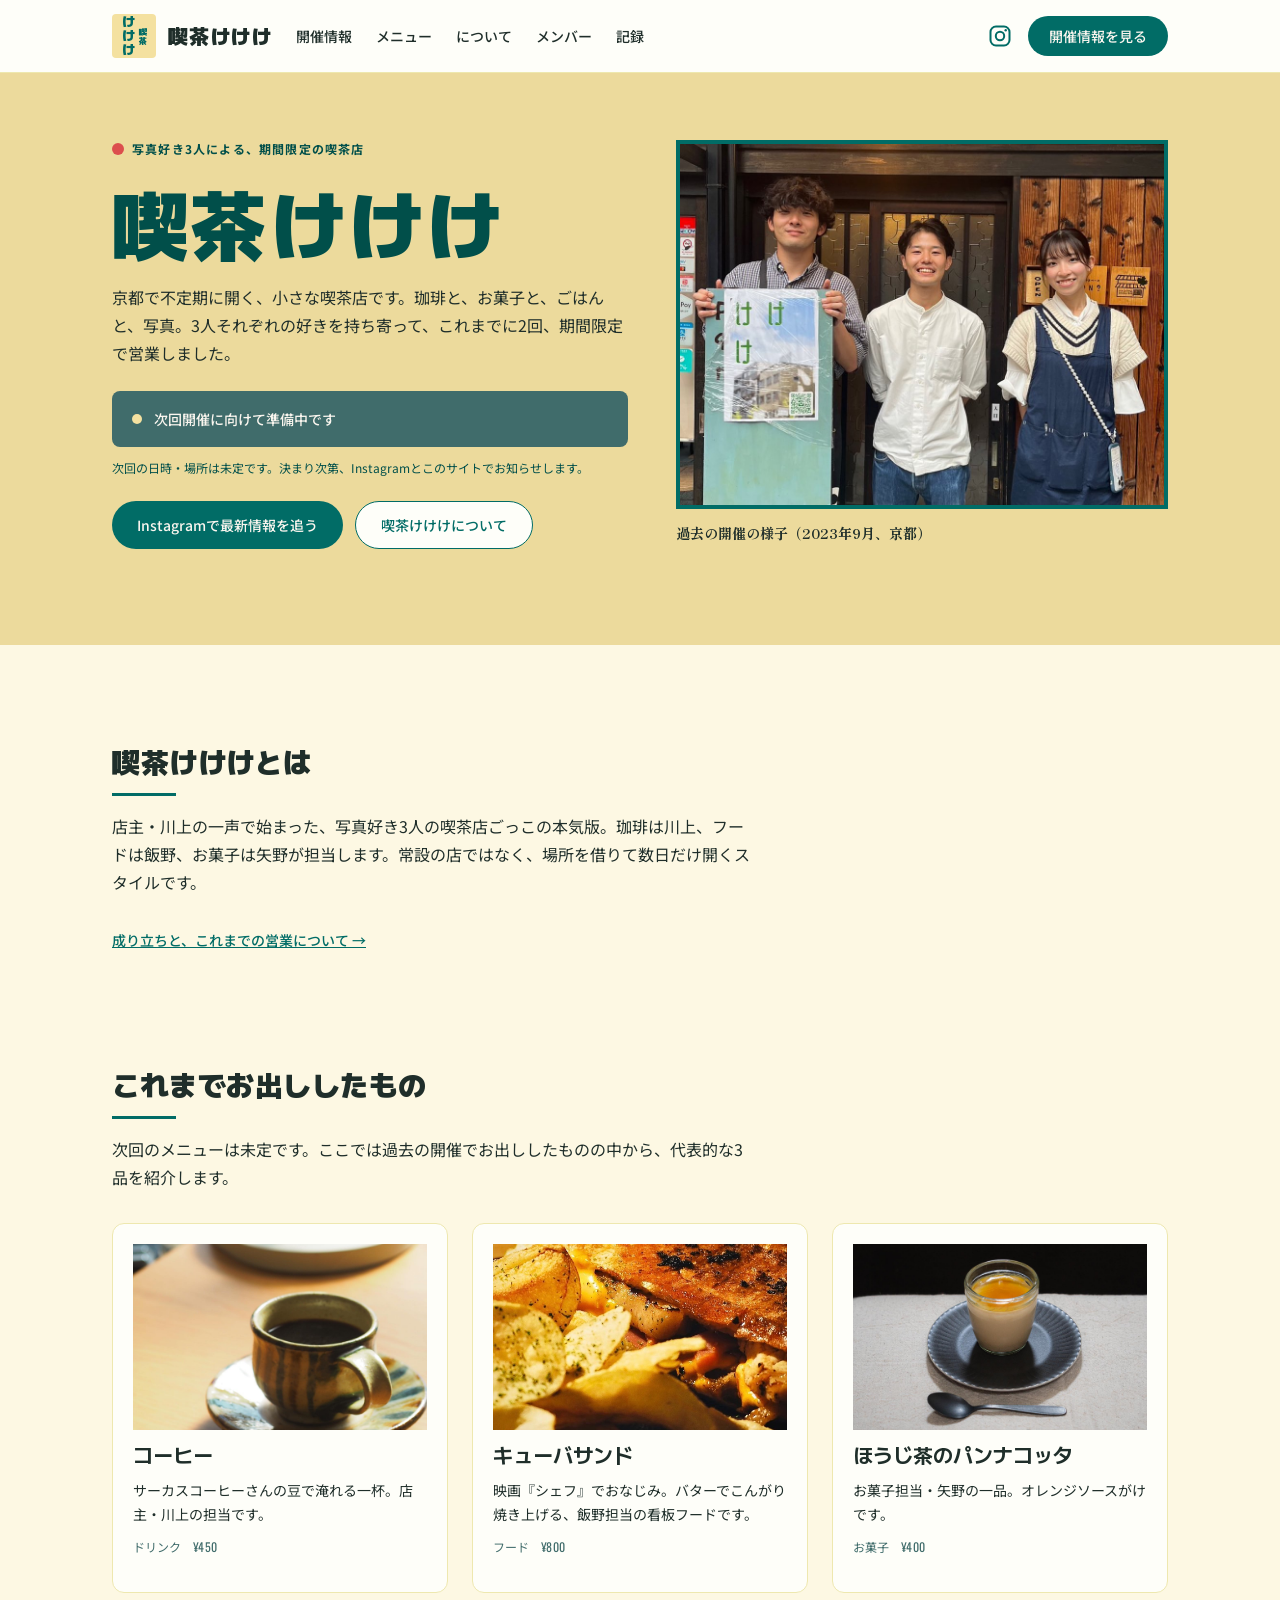
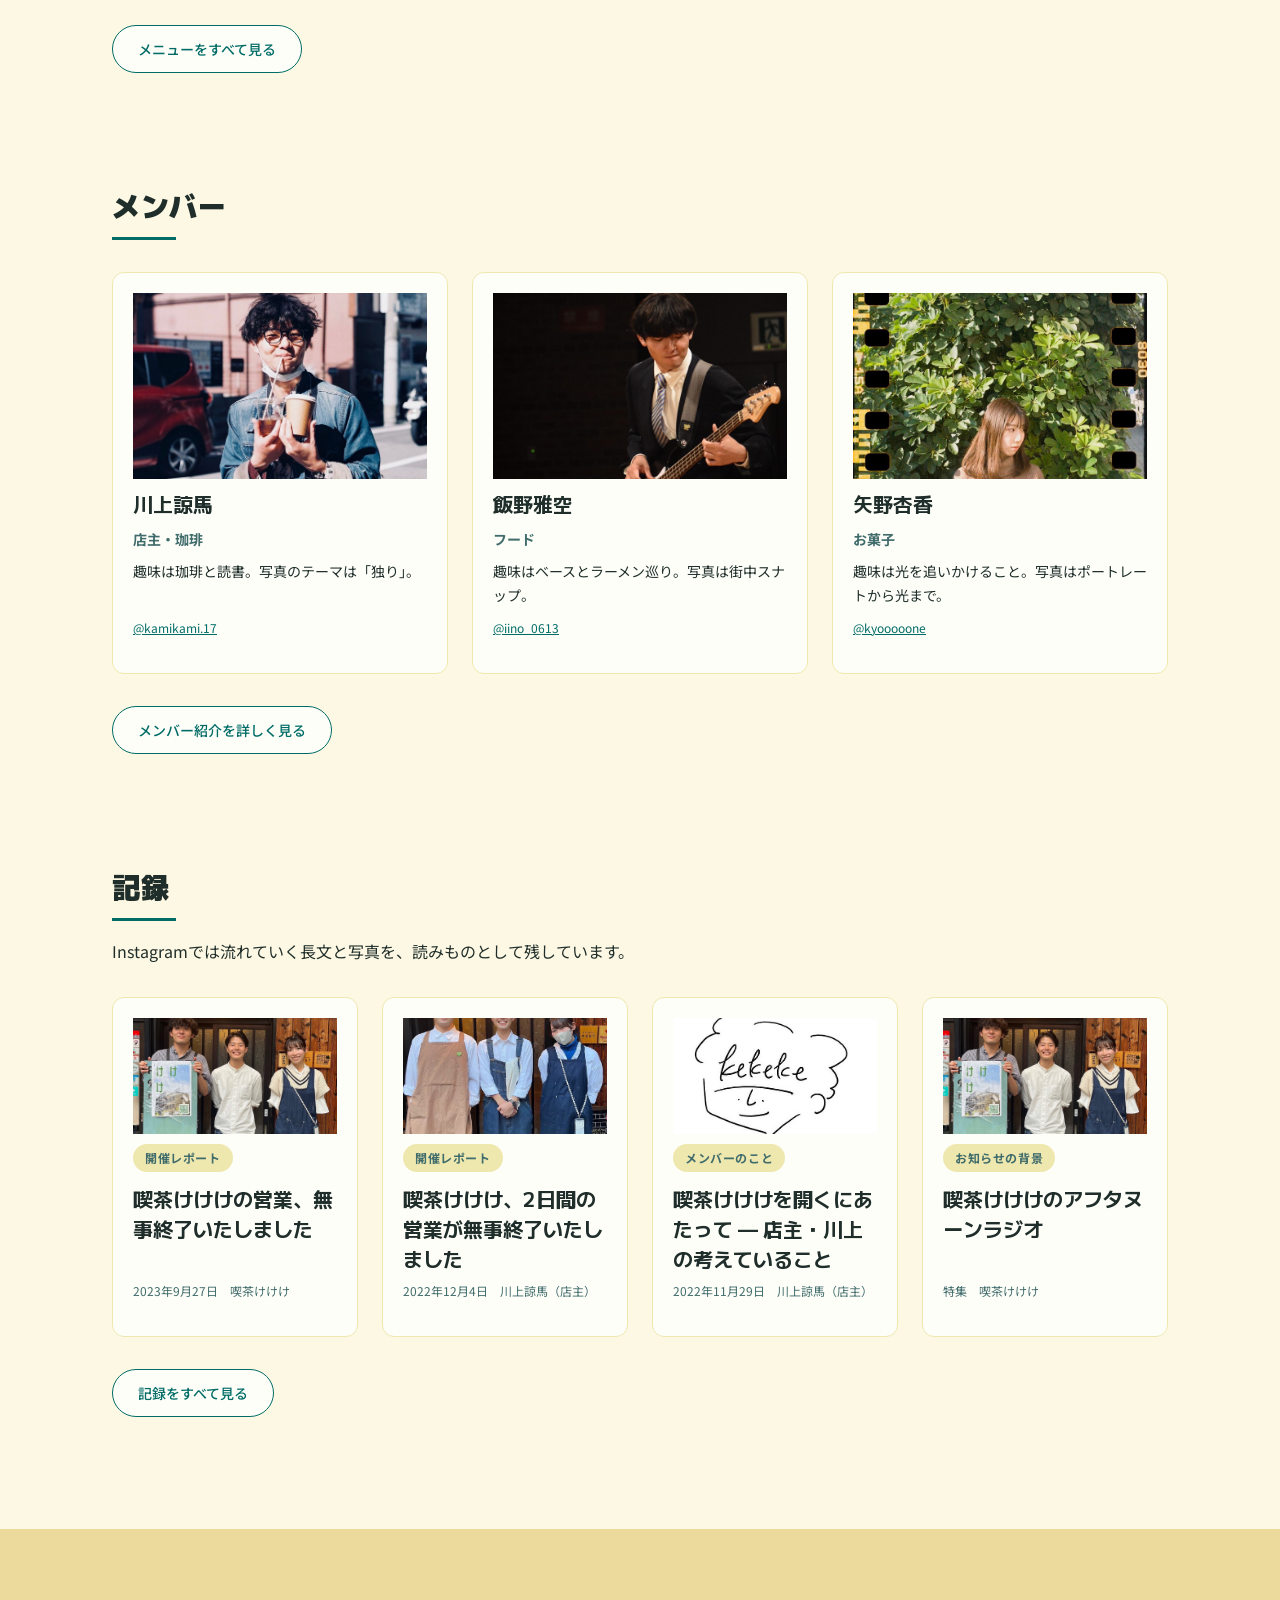
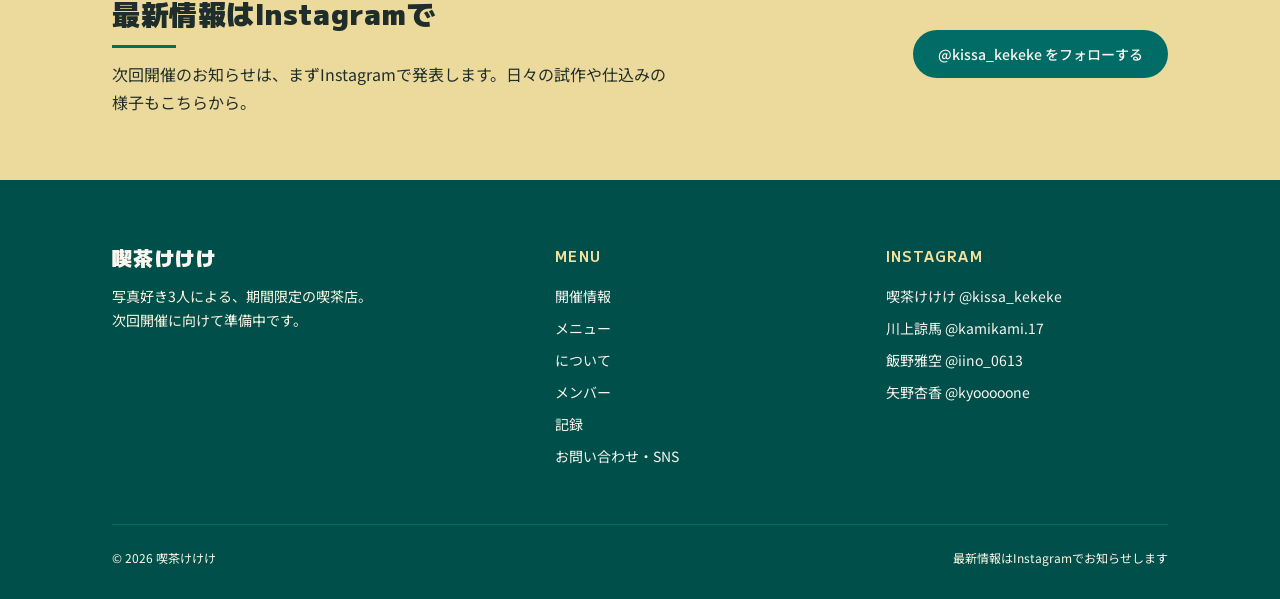
<file: index.html>
<!DOCTYPE html>
<html lang="ja">
<head>
<meta charset="UTF-8">
<meta name="viewport" content="width=device-width, initial-scale=1.0">
<title>喫茶けけけ｜写真好き3人による、期間限定の喫茶店</title>
<meta name="description" content="喫茶けけけは、写真好き3人による期間限定の喫茶店です。次回開催に向けて準備中。開催情報や過去の記録、メニューを掲載しています。">
<link rel="preconnect" href="https://fonts.googleapis.com">
<link rel="preconnect" href="https://fonts.gstatic.com" crossorigin>
<link href="https://fonts.googleapis.com/css2?family=M+PLUS+1:wght@700;900&family=Noto+Sans+JP:wght@400;500;700&family=Oswald:wght@500&family=Shippori+Mincho:wght@500;700&family=Zen+Kaku+Gothic+New:wght@500;700&display=swap" rel="stylesheet">
<link rel="stylesheet" href="styles.css">
</head>
<body>

<header class="site-header">
  <div class="header-inner">
    <a class="logo" href="index.html" aria-label="喫茶けけけ トップページ">
      <span class="logo-mark" aria-hidden="true"><span class="logo-main">けけけ</span><span class="logo-sub">喫茶</span></span>
      <span class="logo-name">喫茶けけけ</span>
    </a>
    <nav class="global-nav" aria-label="グローバルナビゲーション">
      <ul>
        <li><a href="visit.html">開催情報</a></li>
        <li><a href="menu.html">メニュー</a></li>
        <li><a href="about.html">について</a></li>
        <li><a href="members.html">メンバー</a></li>
        <li><a href="journal.html">記録</a></li>
      </ul>
    </nav>
    <div class="header-spacer" aria-hidden="true"></div>
    <div class="header-actions">
      <a class="header-ig" href="https://www.instagram.com/kissa_kekeke" target="_blank" rel="noopener" aria-label="喫茶けけけのInstagram（外部サイト）">
        <svg viewBox="0 0 24 24" fill="none" stroke="currentColor" stroke-width="2" aria-hidden="true"><rect x="2.5" y="2.5" width="19" height="19" rx="5.5"/><circle cx="12" cy="12" r="4.2"/><circle cx="17.7" cy="6.3" r="1.2" fill="currentColor" stroke="none"/></svg>
      </a>
      <a class="btn btn-primary btn-small" href="visit.html">開催情報を見る</a>
    </div>
    <button class="nav-toggle" type="button" aria-expanded="false" aria-controls="sp-menu" aria-label="メニューを開く">
      <span class="bar"></span><span class="bar"></span><span class="bar"></span>
    </button>
  </div>
  <nav class="sp-menu" id="sp-menu" aria-label="スマートフォン用メニュー">
    <ul>
      <li><a class="sp-link" href="visit.html">開催情報</a></li>
      <li><a class="sp-link" href="menu.html">メニュー</a></li>
      <li><a class="sp-link" href="about.html">について</a></li>
      <li><a class="sp-link" href="members.html">メンバー</a></li>
      <li><a class="sp-link" href="journal.html">記録</a></li>
      <li><a class="sp-link" href="contact.html">お問い合わせ・SNS</a></li>
    </ul>
    <a class="btn btn-primary" href="visit.html">開催情報を見る</a>
    <p class="external-note mt-24">最新情報は <a href="https://www.instagram.com/kissa_kekeke" target="_blank" rel="noopener">Instagram @kissa_kekeke</a> でお知らせします。</p>
  </nav>
</header>

<main>
  <!-- ヒーロー：状態A「準備中」 -->
  <section class="hero">
    <div class="container hero-grid">
      <div>
        <p class="hero-eyebrow"><span class="daruma-dot" aria-hidden="true"></span>写真好き3人による、期間限定の喫茶店</p>
        <h1 class="hero-title">喫茶けけけ</h1>
        <p class="hero-lead">京都で不定期に開く、小さな喫茶店です。珈琲と、お菓子と、ごはんと、写真。3人それぞれの好きを持ち寄って、これまでに2回、期間限定で営業しました。</p>
        <div class="status-banner" role="status">
          <span class="status-dot" aria-hidden="true"></span>
          <span>次回開催に向けて準備中です</span>
        </div>
        <p class="hero-note">次回の日時・場所は未定です。決まり次第、Instagramとこのサイトでお知らせします。</p>
        <div class="hero-actions">
          <a class="btn btn-primary" href="https://www.instagram.com/kissa_kekeke" target="_blank" rel="noopener">Instagramで最新情報を追う</a>
          <a class="btn btn-secondary" href="about.html">喫茶けけけについて</a>
        </div>
      </div>
      <figure class="photo-frame">
        <div class="frame-img ratio-hero">
          <img src="assets/img/hero.jpg" alt="第2回開催の店先で「けけけ」の看板を掲げるメンバー3人" width="880" height="660">
        </div>
        <figcaption>過去の開催の様子（2023年9月、京都）</figcaption>
      </figure>
    </div>
  </section>

  <!-- 喫茶けけけとは -->
  <section class="section" aria-labelledby="sec-about">
    <div class="container">
      <div class="section-head">
        <h2 class="section-title" id="sec-about">喫茶けけけとは</h2>
        <p class="section-lead">店主・川上の一声で始まった、写真好き3人の喫茶店ごっこの本気版。珈琲は川上、フードは飯野、お菓子は矢野が担当します。常設の店ではなく、場所を借りて数日だけ開くスタイルです。</p>
      </div>
      <p><a class="lead-link" href="about.html">成り立ちと、これまでの営業について →</a></p>
    </div>
  </section>

  <!-- メニュー（一部） -->
  <section class="section" aria-labelledby="sec-menu" style="padding-top:0;">
    <div class="container">
      <div class="section-head">
        <h2 class="section-title" id="sec-menu">これまでお出ししたもの</h2>
        <p class="section-lead">次回のメニューは未定です。ここでは過去の開催でお出ししたものの中から、代表的な3品を紹介します。</p>
      </div>
      <div class="card-grid cols-3">
        <article class="card">
          <div class="card-photo ratio-card"><img src="assets/img/menu-coffee.jpg" alt="陶器のカップに注がれたコーヒー" width="600" height="380" loading="lazy"></div>
          <h3 class="card-title">コーヒー</h3>
          <p class="card-body">サーカスコーヒーさんの豆で淹れる一杯。店主・川上の担当です。</p>
          <p class="card-meta"><span>ドリンク</span><span class="price">¥450</span></p>
        </article>
        <article class="card">
          <div class="card-photo ratio-card"><img src="assets/img/menu-cuba.jpg" alt="提供予定のキューバサンド。細長いバケットに具材をはさみ、こんがり焼き上げた一品" width="600" height="380" loading="lazy"></div>
          <h3 class="card-title">キューバサンド</h3>
          <p class="card-body">映画『シェフ』でおなじみ。バターでこんがり焼き上げる、飯野担当の看板フードです。</p>
          <p class="card-meta"><span>フード</span><span class="price">¥800</span></p>
        </article>
        <article class="card">
          <div class="card-photo ratio-card"><img src="assets/img/menu-sweets.jpg" alt="オレンジソースがかかったほうじ茶のパンナコッタ" width="600" height="380" loading="lazy"></div>
          <h3 class="card-title">ほうじ茶のパンナコッタ</h3>
          <p class="card-body">お菓子担当・矢野の一品。オレンジソースがけです。</p>
          <p class="card-meta"><span>お菓子</span><span class="price">¥400</span></p>
        </article>
      </div>
      <p class="section-more"><a class="btn btn-secondary" href="menu.html">メニューをすべて見る</a></p>
    </div>
  </section>

  <!-- メンバー -->
  <section class="section" aria-labelledby="sec-members" style="padding-top:0;">
    <div class="container">
      <div class="section-head">
        <h2 class="section-title" id="sec-members">メンバー</h2>
      </div>
      <div class="card-grid cols-3">
        <article class="card">
          <div class="card-photo ratio-card"><img src="assets/img/member-kawakami.jpg" alt="カメラを首から下げ、両手にコーヒーを持つ川上諒馬" width="600" height="380" loading="lazy"></div>
          <h3 class="card-title">川上諒馬</h3>
          <p class="member-role">店主・珈琲</p>
          <p class="card-body">趣味は珈琲と読書。写真のテーマは「独り」。</p>
          <p class="card-meta"><a href="https://www.instagram.com/kamikami.17" target="_blank" rel="noopener">@kamikami.17</a></p>
        </article>
        <article class="card">
          <div class="card-photo ratio-card"><img src="assets/img/member-iino.jpg" alt="ベースを演奏する飯野雅空" width="600" height="380" loading="lazy"></div>
          <h3 class="card-title">飯野雅空</h3>
          <p class="member-role">フード</p>
          <p class="card-body">趣味はベースとラーメン巡り。写真は街中スナップ。</p>
          <p class="card-meta"><a href="https://www.instagram.com/iino_0613" target="_blank" rel="noopener">@iino_0613</a></p>
        </article>
        <article class="card">
          <div class="card-photo ratio-card"><img src="assets/img/member-yano.jpg" alt="緑を背に立つ矢野杏香のフィルム写真" width="600" height="380" loading="lazy"></div>
          <h3 class="card-title">矢野杏香</h3>
          <p class="member-role">お菓子</p>
          <p class="card-body">趣味は光を追いかけること。写真はポートレートから光まで。</p>
          <p class="card-meta"><a href="https://www.instagram.com/kyooooone" target="_blank" rel="noopener">@kyooooone</a></p>
        </article>
      </div>
      <p class="section-more"><a class="btn btn-secondary" href="members.html">メンバー紹介を詳しく見る</a></p>
    </div>
  </section>

  <!-- 記録 -->
  <section class="section" aria-labelledby="sec-journal" style="padding-top:0;">
    <div class="container">
      <div class="section-head">
        <h2 class="section-title" id="sec-journal">記録</h2>
        <p class="section-lead">Instagramでは流れていく長文と写真を、読みものとして残しています。</p>
      </div>
      <div class="card-grid cols-4">
        <article class="card">
          <div class="card-photo ratio-journal"><img src="assets/img/journal-2.jpg" alt="第2回開催の店先で「けけけ」の看板を掲げるメンバー3人" width="600" height="340" loading="lazy"></div>
          <span class="tag">開催レポート</span>
          <h3 class="card-title"><a href="journal-post-02.html">喫茶けけけの営業、無事終了いたしました</a></h3>
          <p class="card-meta"><time datetime="2023-09-27">2023年9月27日</time><span>喫茶けけけ</span></p>
        </article>
        <article class="card">
          <div class="card-photo ratio-journal"><img src="assets/img/journal-1.jpg" alt="第1回開催の店先でエプロン姿で並ぶメンバー3人" width="600" height="340" loading="lazy"></div>
          <span class="tag">開催レポート</span>
          <h3 class="card-title"><a href="journal-post-01.html">喫茶けけけ、2日間の営業が無事終了いたしました</a></h3>
          <p class="card-meta"><time datetime="2022-12-04">2022年12月4日</time><span>川上諒馬（店主）</span></p>
        </article>
        <article class="card">
          <div class="card-photo ratio-journal"><img src="assets/img/journal-3.jpg" alt="手描きの「kekeke」イラスト" width="600" height="340" loading="lazy"></div>
          <span class="tag">メンバーのこと</span>
          <h3 class="card-title"><a href="journal-post-03.html">喫茶けけけを開くにあたって — 店主・川上の考えていること</a></h3>
          <p class="card-meta"><time datetime="2022-11-29">2022年11月29日</time><span>川上諒馬（店主）</span></p>
        </article>
        <article class="card">
          <div class="card-photo ratio-journal"><img src="assets/img/journal-radio.jpg" alt="第2回開催の店先で「けけけ」の看板を掲げるメンバー3人" width="600" height="340" loading="lazy"></div>
          <span class="tag">お知らせの背景</span>
          <h3 class="card-title"><a href="journal-post-04.html">喫茶けけけのアフタヌーンラジオ</a></h3>
          <p class="card-meta"><span>特集</span><span>喫茶けけけ</span></p>
        </article>
      </div>
      <p class="section-more"><a class="btn btn-secondary" href="journal.html">記録をすべて見る</a></p>
    </div>
  </section>

  <!-- Instagram導線 -->
  <section class="band" aria-labelledby="sec-ig">
    <div class="container band-inner">
      <div>
        <h2 class="section-title" id="sec-ig">最新情報はInstagramで</h2>
        <p>次回開催のお知らせは、まずInstagramで発表します。日々の試作や仕込みの様子もこちらから。</p>
      </div>
      <a class="btn btn-primary" href="https://www.instagram.com/kissa_kekeke" target="_blank" rel="noopener">@kissa_kekeke をフォローする</a>
    </div>
  </section>
</main>

<footer class="site-footer">
  <div class="container">
    <div class="footer-inner">
      <div class="footer-brand">
        <span class="logo-name">喫茶けけけ</span>
        <p>写真好き3人による、期間限定の喫茶店。<br>次回開催に向けて準備中です。</p>
      </div>
      <nav aria-label="フッターナビゲーション">
        <p class="footer-title">MENU</p>
        <ul>
          <li><a href="visit.html">開催情報</a></li>
          <li><a href="menu.html">メニュー</a></li>
          <li><a href="about.html">について</a></li>
          <li><a href="members.html">メンバー</a></li>
          <li><a href="journal.html">記録</a></li>
          <li><a href="contact.html">お問い合わせ・SNS</a></li>
        </ul>
      </nav>
      <div>
        <p class="footer-title">INSTAGRAM</p>
        <ul>
          <li><a href="https://www.instagram.com/kissa_kekeke" target="_blank" rel="noopener">喫茶けけけ @kissa_kekeke</a></li>
          <li><a href="https://www.instagram.com/kamikami.17" target="_blank" rel="noopener">川上諒馬 @kamikami.17</a></li>
          <li><a href="https://www.instagram.com/iino_0613" target="_blank" rel="noopener">飯野雅空 @iino_0613</a></li>
          <li><a href="https://www.instagram.com/kyooooone" target="_blank" rel="noopener">矢野杏香 @kyooooone</a></li>
        </ul>
      </div>
    </div>
    <div class="footer-bottom">
      <span>© <span id="year">2026</span> 喫茶けけけ</span>
      <span>最新情報はInstagramでお知らせします</span>
    </div>
  </div>
</footer>

<script src="script.js"></script>
</body>
</html>
</file>
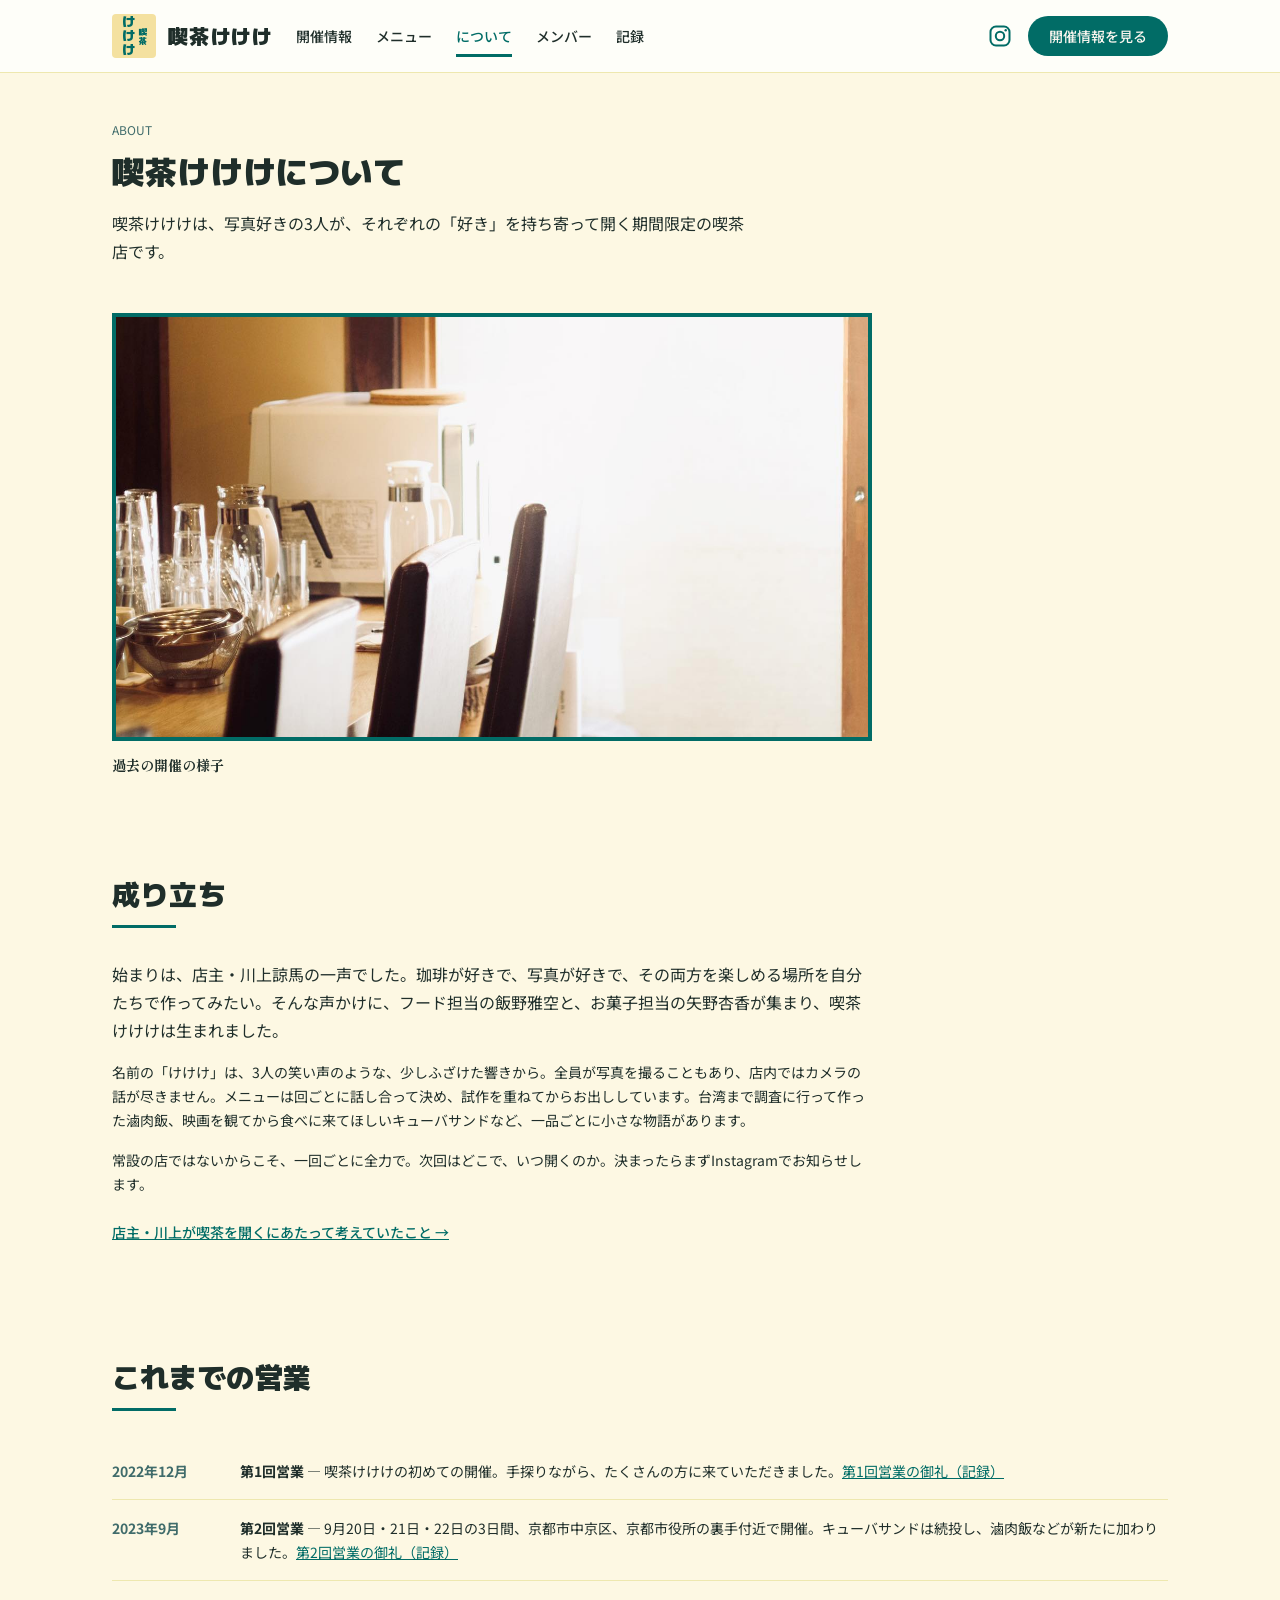
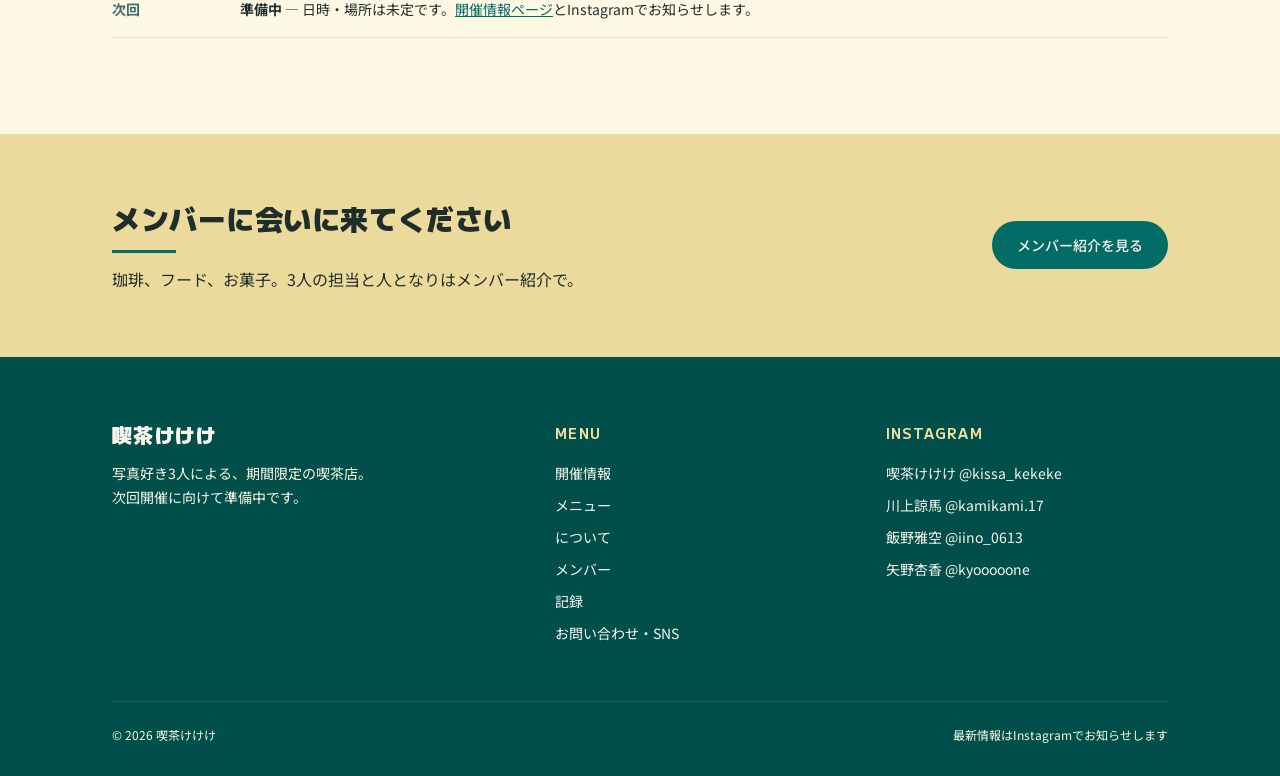
<file: about.html>
<!DOCTYPE html>
<html lang="ja">
<head>
<meta charset="UTF-8">
<meta name="viewport" content="width=device-width, initial-scale=1.0">
<title>喫茶けけけについて｜喫茶けけけ</title>
<meta name="description" content="喫茶けけけについて。写真好き3人による期間限定の喫茶店の成り立ちと、これまでの営業（2022年12月／2023年9月）の記録。">
<link rel="preconnect" href="https://fonts.googleapis.com">
<link rel="preconnect" href="https://fonts.gstatic.com" crossorigin>
<link href="https://fonts.googleapis.com/css2?family=M+PLUS+1:wght@700;900&family=Noto+Sans+JP:wght@400;500;700&family=Oswald:wght@500&family=Shippori+Mincho:wght@500;700&family=Zen+Kaku+Gothic+New:wght@500;700&display=swap" rel="stylesheet">
<link rel="stylesheet" href="styles.css">
</head>
<body>

<header class="site-header">
  <div class="header-inner">
    <a class="logo" href="index.html" aria-label="喫茶けけけ トップページ">
      <span class="logo-mark" aria-hidden="true"><span class="logo-main">けけけ</span><span class="logo-sub">喫茶</span></span>
      <span class="logo-name">喫茶けけけ</span>
    </a>
    <nav class="global-nav" aria-label="グローバルナビゲーション">
      <ul>
        <li><a href="visit.html">開催情報</a></li>
        <li><a href="menu.html">メニュー</a></li>
        <li><a href="about.html" aria-current="page">について</a></li>
        <li><a href="members.html">メンバー</a></li>
        <li><a href="journal.html">記録</a></li>
      </ul>
    </nav>
    <div class="header-spacer" aria-hidden="true"></div>
    <div class="header-actions">
      <a class="header-ig" href="https://www.instagram.com/kissa_kekeke" target="_blank" rel="noopener" aria-label="喫茶けけけのInstagram（外部サイト）">
        <svg viewBox="0 0 24 24" fill="none" stroke="currentColor" stroke-width="2" aria-hidden="true"><rect x="2.5" y="2.5" width="19" height="19" rx="5.5"/><circle cx="12" cy="12" r="4.2"/><circle cx="17.7" cy="6.3" r="1.2" fill="currentColor" stroke="none"/></svg>
      </a>
      <a class="btn btn-primary btn-small" href="visit.html">開催情報を見る</a>
    </div>
    <button class="nav-toggle" type="button" aria-expanded="false" aria-controls="sp-menu" aria-label="メニューを開く">
      <span class="bar"></span><span class="bar"></span><span class="bar"></span>
    </button>
  </div>
  <nav class="sp-menu" id="sp-menu" aria-label="スマートフォン用メニュー">
    <ul>
      <li><a class="sp-link" href="visit.html">開催情報</a></li>
      <li><a class="sp-link" href="menu.html">メニュー</a></li>
      <li><a class="sp-link" href="about.html">について</a></li>
      <li><a class="sp-link" href="members.html">メンバー</a></li>
      <li><a class="sp-link" href="journal.html">記録</a></li>
      <li><a class="sp-link" href="contact.html">お問い合わせ・SNS</a></li>
    </ul>
    <a class="btn btn-primary" href="visit.html">開催情報を見る</a>
    <p class="external-note mt-24">最新情報は <a href="https://www.instagram.com/kissa_kekeke" target="_blank" rel="noopener">Instagram @kissa_kekeke</a> でお知らせします。</p>
  </nav>
</header>

<main>
  <div class="container">
    <div class="page-head">
      <span class="caption">ABOUT</span>
      <h1>喫茶けけけについて</h1>
      <p class="page-lead">喫茶けけけは、写真好きの3人が、それぞれの「好き」を持ち寄って開く期間限定の喫茶店です。</p>
    </div>

    <figure class="photo-frame" style="max-width:760px;">
      <div class="frame-img ratio-wide">
        <img src="assets/img/about-1.jpg" alt="日差しの入る中庭に面した店内" width="960" height="540">
      </div>
      <figcaption>過去の開催の様子</figcaption>
    </figure>

    <section class="section" aria-labelledby="sec-story" style="padding-bottom:0;">
      <div class="section-head">
        <h2 class="section-title" id="sec-story">成り立ち</h2>
      </div>
      <div class="content-narrow" style="margin:0; padding:0;">
        <p class="body-large">始まりは、店主・川上諒馬の一声でした。珈琲が好きで、写真が好きで、その両方を楽しめる場所を自分たちで作ってみたい。そんな声かけに、フード担当の飯野雅空と、お菓子担当の矢野杏香が集まり、喫茶けけけは生まれました。</p>
        <p>名前の「けけけ」は、3人の笑い声のような、少しふざけた響きから。全員が写真を撮ることもあり、店内ではカメラの話が尽きません。メニューは回ごとに話し合って決め、試作を重ねてからお出ししています。台湾まで調査に行って作った滷肉飯、映画を観てから食べに来てほしいキューバサンドなど、一品ごとに小さな物語があります。</p>
        <p>常設の店ではないからこそ、一回ごとに全力で。次回はどこで、いつ開くのか。決まったらまずInstagramでお知らせします。</p>
        <p class="mt-24"><a class="lead-link" href="journal-post-03.html">店主・川上が喫茶を開くにあたって考えていたこと →</a></p>
      </div>
    </section>

    <section class="section" aria-labelledby="sec-archive">
      <div class="section-head">
        <h2 class="section-title" id="sec-archive">これまでの営業</h2>
      </div>
      <dl class="info-list">
        <div>
          <dt>2022年12月</dt>
          <dd><strong>第1回営業</strong> — 喫茶けけけの初めての開催。手探りながら、たくさんの方に来ていただきました。<a href="journal-post-01.html">第1回営業の御礼（記録）</a></dd>
        </div>
        <div>
          <dt>2023年9月</dt>
          <dd><strong>第2回営業</strong> — 9月20日・21日・22日の3日間、京都市中京区、京都市役所の裏手付近で開催。キューバサンドは続投し、滷肉飯などが新たに加わりました。<a href="journal-post-02.html">第2回営業の御礼（記録）</a></dd>
        </div>
        <div>
          <dt>次回</dt>
          <dd><strong>準備中</strong> — 日時・場所は未定です。<a href="visit.html">開催情報ページ</a>とInstagramでお知らせします。</dd>
        </div>
      </dl>
    </section>
  </div>

  <section class="band" aria-labelledby="sec-ig">
    <div class="container band-inner">
      <div>
        <h2 class="section-title" id="sec-ig">メンバーに会いに来てください</h2>
        <p>珈琲、フード、お菓子。3人の担当と人となりはメンバー紹介で。</p>
      </div>
      <a class="btn btn-primary" href="members.html">メンバー紹介を見る</a>
    </div>
  </section>
</main>

<footer class="site-footer">
  <div class="container">
    <div class="footer-inner">
      <div class="footer-brand">
        <span class="logo-name">喫茶けけけ</span>
        <p>写真好き3人による、期間限定の喫茶店。<br>次回開催に向けて準備中です。</p>
      </div>
      <nav aria-label="フッターナビゲーション">
        <p class="footer-title">MENU</p>
        <ul>
          <li><a href="visit.html">開催情報</a></li>
          <li><a href="menu.html">メニュー</a></li>
          <li><a href="about.html">について</a></li>
          <li><a href="members.html">メンバー</a></li>
          <li><a href="journal.html">記録</a></li>
          <li><a href="contact.html">お問い合わせ・SNS</a></li>
        </ul>
      </nav>
      <div>
        <p class="footer-title">INSTAGRAM</p>
        <ul>
          <li><a href="https://www.instagram.com/kissa_kekeke" target="_blank" rel="noopener">喫茶けけけ @kissa_kekeke</a></li>
          <li><a href="https://www.instagram.com/kamikami.17" target="_blank" rel="noopener">川上諒馬 @kamikami.17</a></li>
          <li><a href="https://www.instagram.com/iino_0613" target="_blank" rel="noopener">飯野雅空 @iino_0613</a></li>
          <li><a href="https://www.instagram.com/kyooooone" target="_blank" rel="noopener">矢野杏香 @kyooooone</a></li>
        </ul>
      </div>
    </div>
    <div class="footer-bottom">
      <span>© <span id="year">2026</span> 喫茶けけけ</span>
      <span>最新情報はInstagramでお知らせします</span>
    </div>
  </div>
</footer>

<script src="script.js"></script>
</body>
</html>
</file>
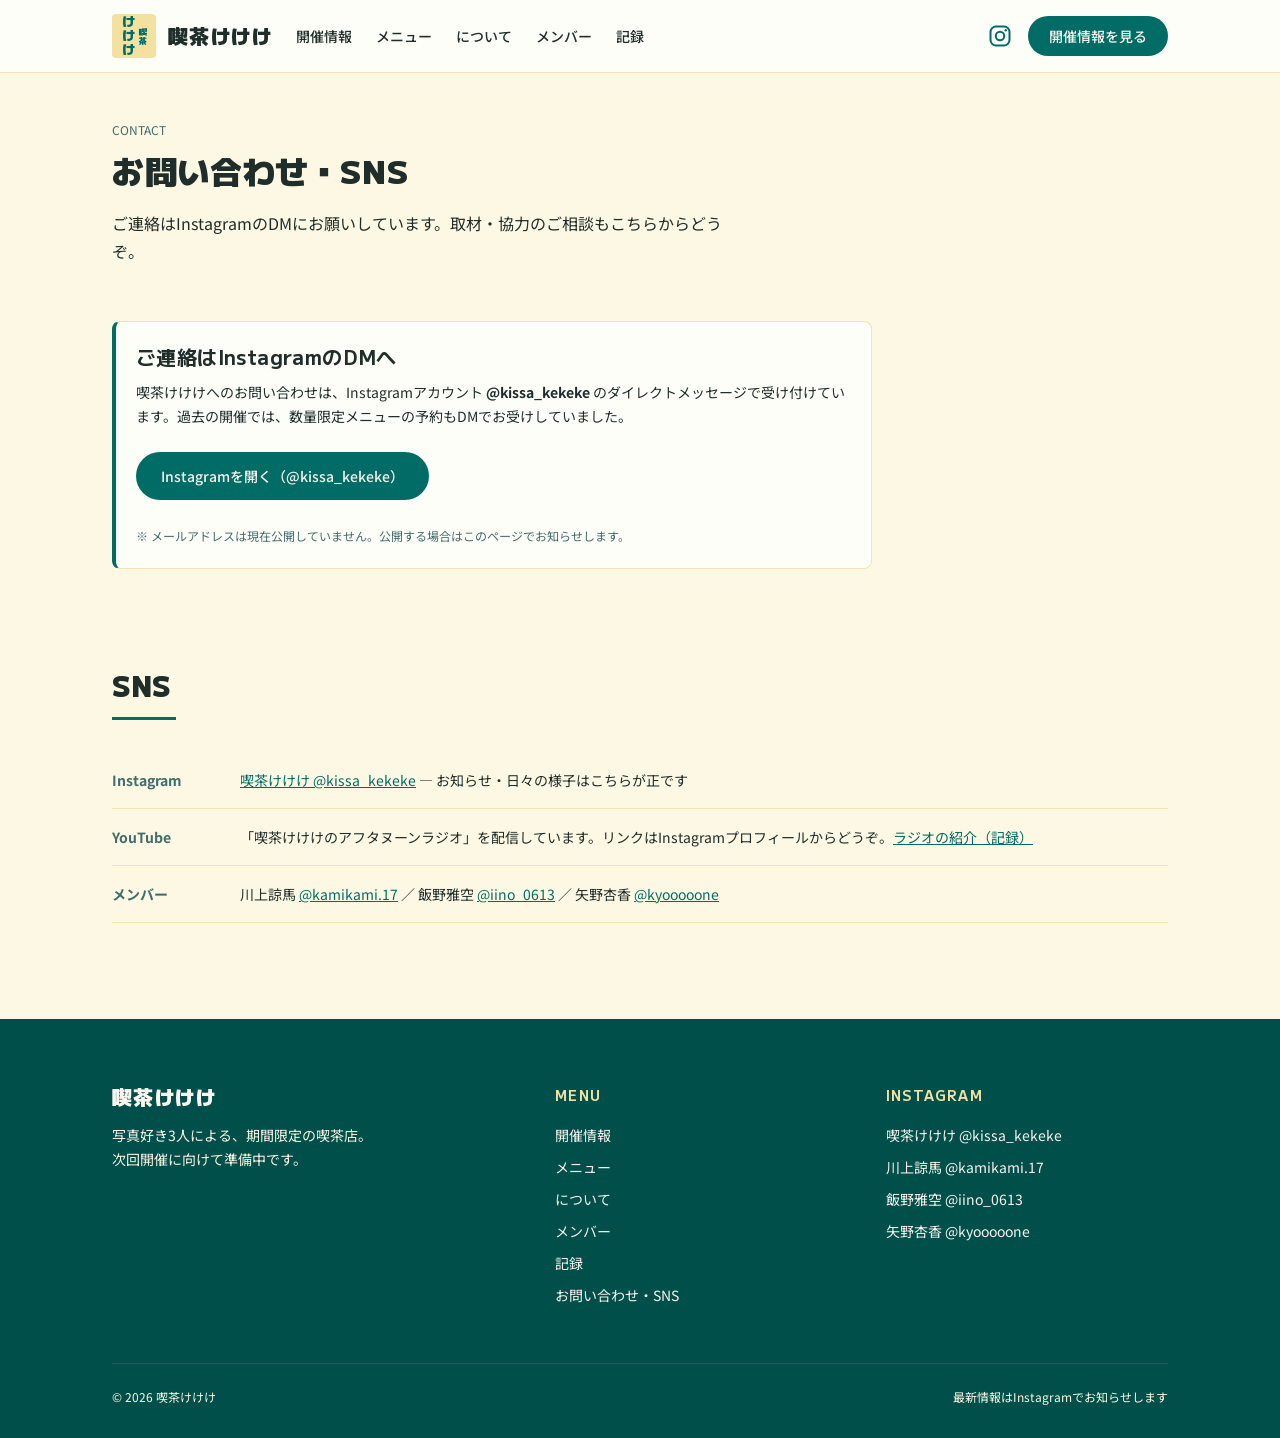
<file: contact.html>
<!DOCTYPE html>
<html lang="ja">
<head>
<meta charset="UTF-8">
<meta name="viewport" content="width=device-width, initial-scale=1.0">
<title>お問い合わせ・SNS｜喫茶けけけ</title>
<meta name="description" content="喫茶けけけへのお問い合わせ・SNS。ご連絡はInstagramのDMへお願いします。メンバーのアカウントもこちら。">
<link rel="preconnect" href="https://fonts.googleapis.com">
<link rel="preconnect" href="https://fonts.gstatic.com" crossorigin>
<link href="https://fonts.googleapis.com/css2?family=M+PLUS+1:wght@700;900&family=Noto+Sans+JP:wght@400;500;700&family=Oswald:wght@500&family=Shippori+Mincho:wght@500;700&family=Zen+Kaku+Gothic+New:wght@500;700&display=swap" rel="stylesheet">
<link rel="stylesheet" href="styles.css">
</head>
<body>

<header class="site-header">
  <div class="header-inner">
    <a class="logo" href="index.html" aria-label="喫茶けけけ トップページ">
      <span class="logo-mark" aria-hidden="true"><span class="logo-main">けけけ</span><span class="logo-sub">喫茶</span></span>
      <span class="logo-name">喫茶けけけ</span>
    </a>
    <nav class="global-nav" aria-label="グローバルナビゲーション">
      <ul>
        <li><a href="visit.html">開催情報</a></li>
        <li><a href="menu.html">メニュー</a></li>
        <li><a href="about.html">について</a></li>
        <li><a href="members.html">メンバー</a></li>
        <li><a href="journal.html">記録</a></li>
      </ul>
    </nav>
    <div class="header-spacer" aria-hidden="true"></div>
    <div class="header-actions">
      <a class="header-ig" href="https://www.instagram.com/kissa_kekeke" target="_blank" rel="noopener" aria-label="喫茶けけけのInstagram（外部サイト）">
        <svg viewBox="0 0 24 24" fill="none" stroke="currentColor" stroke-width="2" aria-hidden="true"><rect x="2.5" y="2.5" width="19" height="19" rx="5.5"/><circle cx="12" cy="12" r="4.2"/><circle cx="17.7" cy="6.3" r="1.2" fill="currentColor" stroke="none"/></svg>
      </a>
      <a class="btn btn-primary btn-small" href="visit.html">開催情報を見る</a>
    </div>
    <button class="nav-toggle" type="button" aria-expanded="false" aria-controls="sp-menu" aria-label="メニューを開く">
      <span class="bar"></span><span class="bar"></span><span class="bar"></span>
    </button>
  </div>
  <nav class="sp-menu" id="sp-menu" aria-label="スマートフォン用メニュー">
    <ul>
      <li><a class="sp-link" href="visit.html">開催情報</a></li>
      <li><a class="sp-link" href="menu.html">メニュー</a></li>
      <li><a class="sp-link" href="about.html">について</a></li>
      <li><a class="sp-link" href="members.html">メンバー</a></li>
      <li><a class="sp-link" href="journal.html">記録</a></li>
      <li><a class="sp-link" href="contact.html">お問い合わせ・SNS</a></li>
    </ul>
    <a class="btn btn-primary" href="visit.html">開催情報を見る</a>
    <p class="external-note mt-24">最新情報は <a href="https://www.instagram.com/kissa_kekeke" target="_blank" rel="noopener">Instagram @kissa_kekeke</a> でお知らせします。</p>
  </nav>
</header>

<main>
  <div class="container">
    <div class="page-head">
      <span class="caption">CONTACT</span>
      <h1>お問い合わせ・SNS</h1>
      <p class="page-lead">ご連絡はInstagramのDMにお願いしています。取材・協力のご相談もこちらからどうぞ。</p>
    </div>

    <!-- フォームは置かない（IA §8 決定3: 主導線はInstagram DM） -->
    <section class="section" aria-labelledby="sec-dm" style="padding-top:8px;">
      <div class="notice-box" style="max-width:760px;">
        <h2 class="h3" style="margin-bottom:8px;">ご連絡はInstagramのDMへ</h2>
        <p>喫茶けけけへのお問い合わせは、Instagramアカウント <strong>@kissa_kekeke</strong> のダイレクトメッセージで受け付けています。過去の開催では、数量限定メニューの予約もDMでお受けしていました。</p>
        <p class="mt-24"><a class="btn btn-primary" href="https://www.instagram.com/kissa_kekeke" target="_blank" rel="noopener">Instagramを開く（@kissa_kekeke）</a></p>
        <p class="external-note mt-24">※ メールアドレスは現在公開していません。公開する場合はこのページでお知らせします。</p>
      </div>
    </section>

    <section class="section" aria-labelledby="sec-sns" style="padding-top:0;">
      <div class="section-head">
        <h2 class="section-title" id="sec-sns">SNS</h2>
      </div>
      <dl class="info-list">
        <div>
          <dt>Instagram</dt>
          <dd><a href="https://www.instagram.com/kissa_kekeke" target="_blank" rel="noopener">喫茶けけけ @kissa_kekeke</a> — お知らせ・日々の様子はこちらが正です</dd>
        </div>
        <div>
          <dt>YouTube</dt>
          <dd>「喫茶けけけのアフタヌーンラジオ」を配信しています。リンクはInstagramプロフィールからどうぞ。<a href="journal-post-04.html">ラジオの紹介（記録）</a></dd>
        </div>
        <div>
          <dt>メンバー</dt>
          <dd>
            川上諒馬 <a href="https://www.instagram.com/kamikami.17" target="_blank" rel="noopener">@kamikami.17</a> ／
            飯野雅空 <a href="https://www.instagram.com/iino_0613" target="_blank" rel="noopener">@iino_0613</a> ／
            矢野杏香 <a href="https://www.instagram.com/kyooooone" target="_blank" rel="noopener">@kyooooone</a>
          </dd>
        </div>
      </dl>
    </section>
  </div>
</main>

<footer class="site-footer">
  <div class="container">
    <div class="footer-inner">
      <div class="footer-brand">
        <span class="logo-name">喫茶けけけ</span>
        <p>写真好き3人による、期間限定の喫茶店。<br>次回開催に向けて準備中です。</p>
      </div>
      <nav aria-label="フッターナビゲーション">
        <p class="footer-title">MENU</p>
        <ul>
          <li><a href="visit.html">開催情報</a></li>
          <li><a href="menu.html">メニュー</a></li>
          <li><a href="about.html">について</a></li>
          <li><a href="members.html">メンバー</a></li>
          <li><a href="journal.html">記録</a></li>
          <li><a href="contact.html">お問い合わせ・SNS</a></li>
        </ul>
      </nav>
      <div>
        <p class="footer-title">INSTAGRAM</p>
        <ul>
          <li><a href="https://www.instagram.com/kissa_kekeke" target="_blank" rel="noopener">喫茶けけけ @kissa_kekeke</a></li>
          <li><a href="https://www.instagram.com/kamikami.17" target="_blank" rel="noopener">川上諒馬 @kamikami.17</a></li>
          <li><a href="https://www.instagram.com/iino_0613" target="_blank" rel="noopener">飯野雅空 @iino_0613</a></li>
          <li><a href="https://www.instagram.com/kyooooone" target="_blank" rel="noopener">矢野杏香 @kyooooone</a></li>
        </ul>
      </div>
    </div>
    <div class="footer-bottom">
      <span>© <span id="year">2026</span> 喫茶けけけ</span>
      <span>最新情報はInstagramでお知らせします</span>
    </div>
  </div>
</footer>

<script src="script.js"></script>
</body>
</html>
</file>
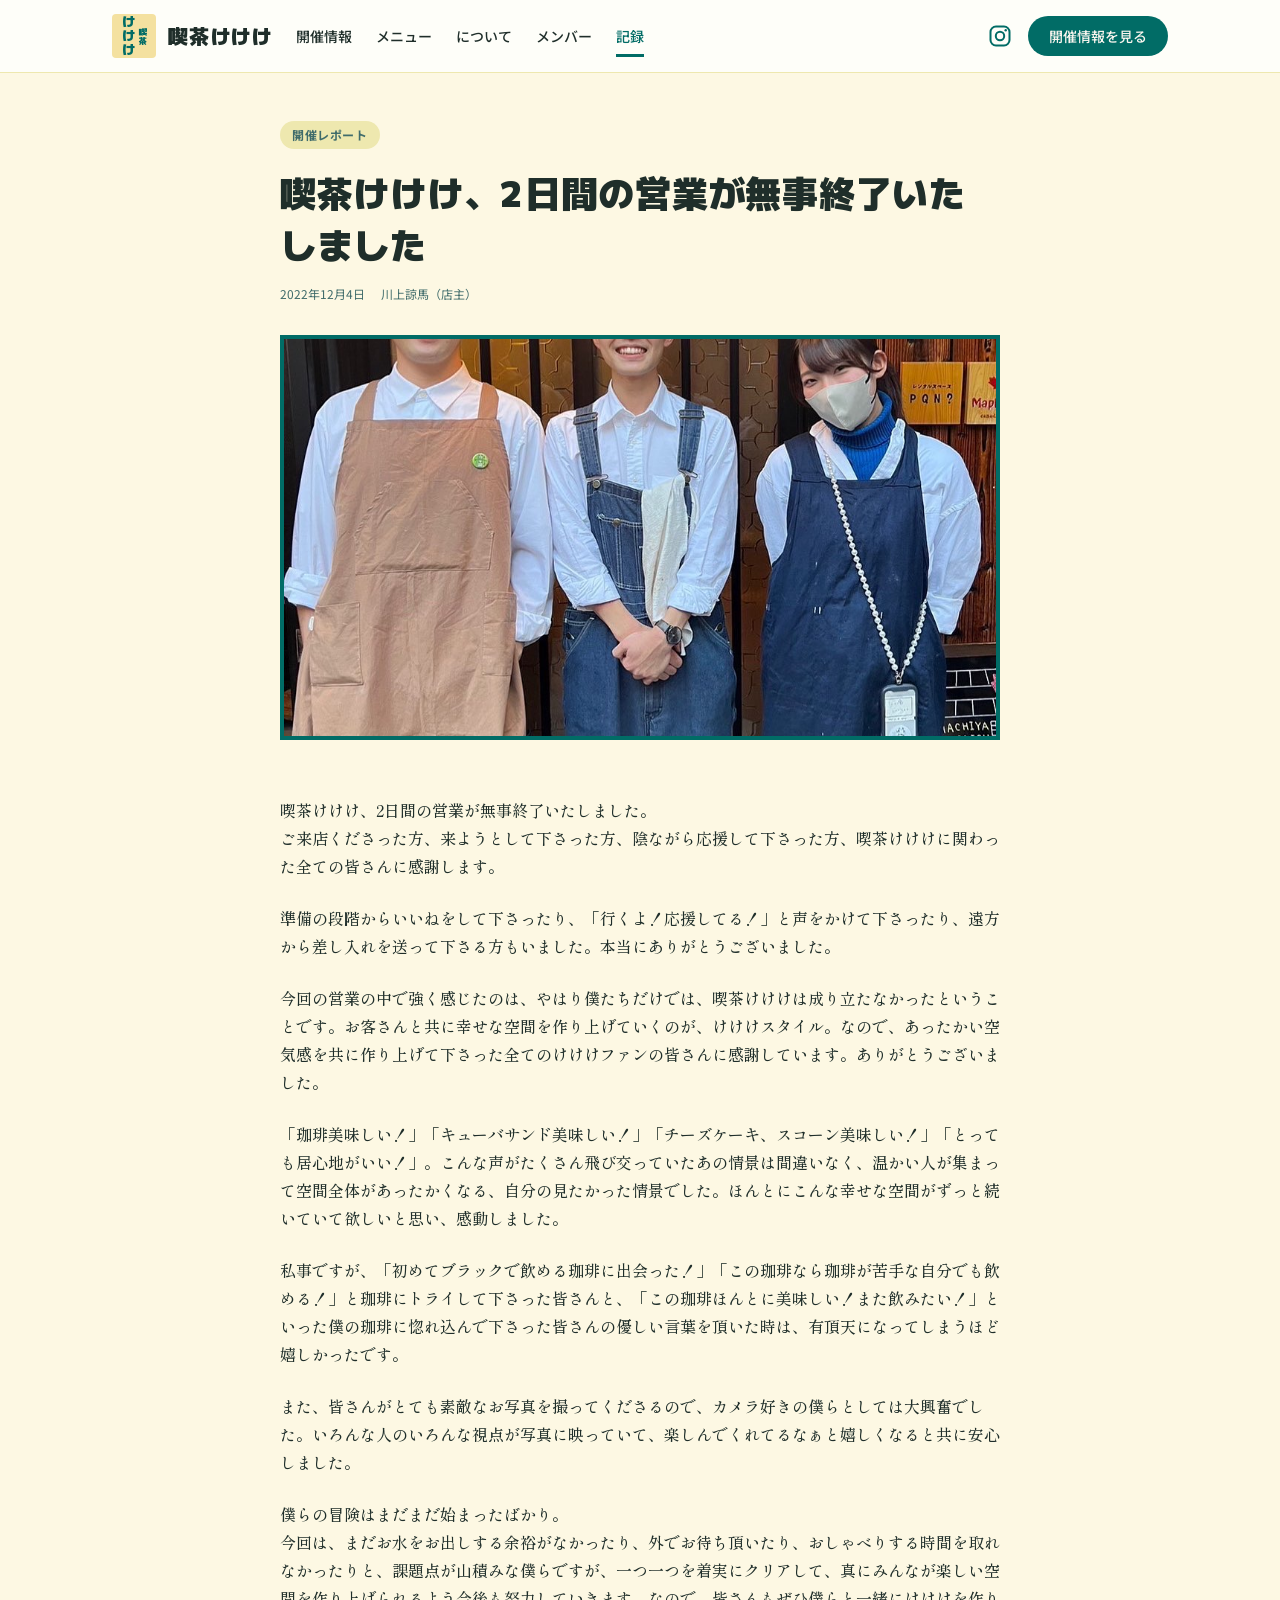
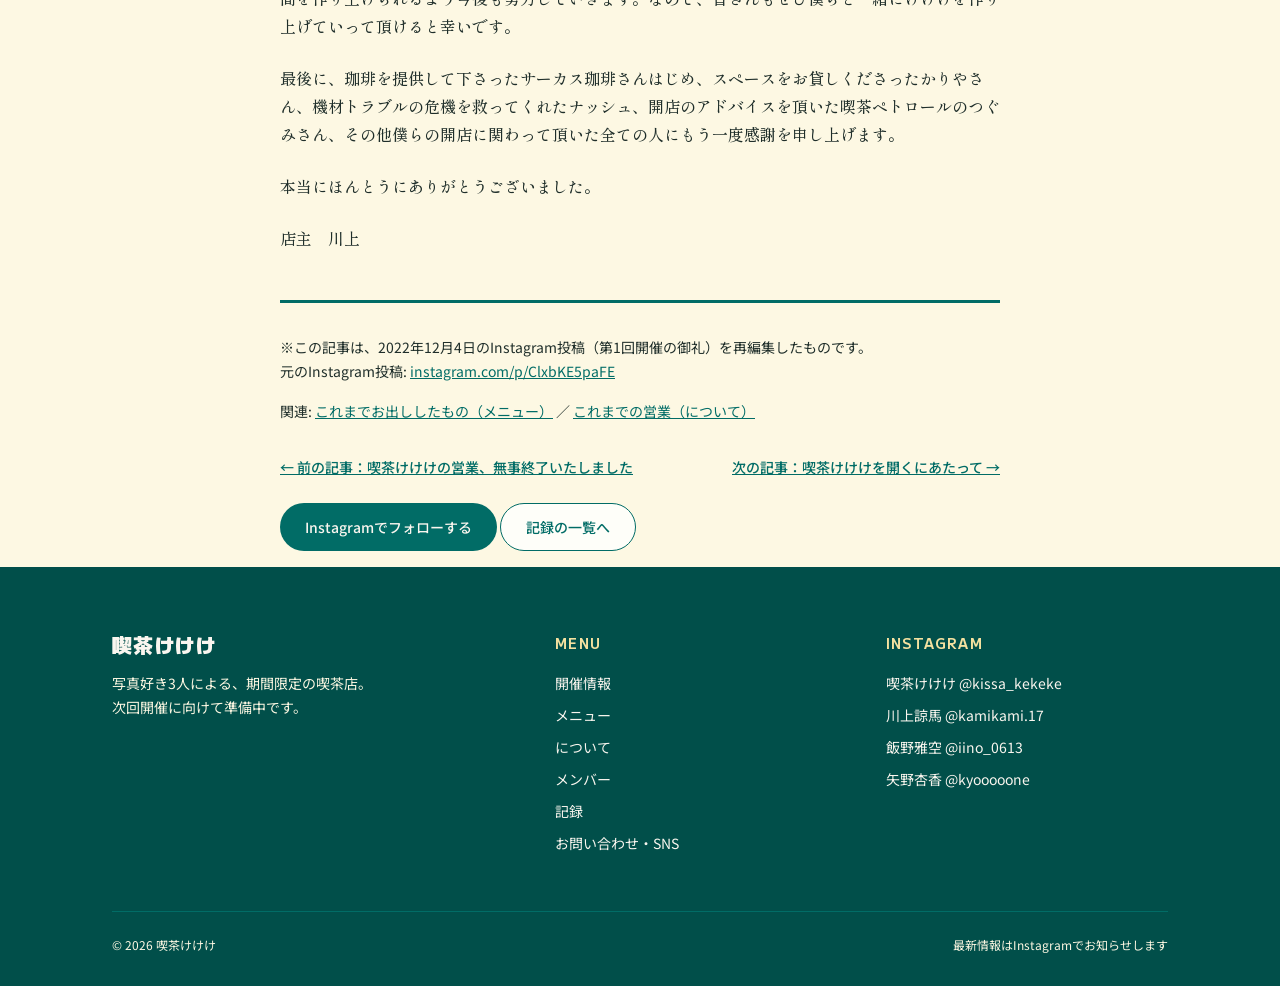
<file: journal-post-01.html>
<!DOCTYPE html>
<html lang="ja">
<head>
<meta charset="UTF-8">
<meta name="viewport" content="width=device-width, initial-scale=1.0">
<title>喫茶けけけ、2日間の営業が無事終了いたしました｜記録｜喫茶けけけ</title>
<meta name="description" content="第1回営業（2022年12月）の御礼。店主・川上諒馬による開催レポートです。">
<link rel="preconnect" href="https://fonts.googleapis.com">
<link rel="preconnect" href="https://fonts.gstatic.com" crossorigin>
<link href="https://fonts.googleapis.com/css2?family=M+PLUS+1:wght@700;900&family=Noto+Sans+JP:wght@400;500;700&family=Oswald:wght@500&family=Shippori+Mincho:wght@500;700&family=Zen+Kaku+Gothic+New:wght@500;700&display=swap" rel="stylesheet">
<link rel="stylesheet" href="styles.css">
</head>
<body>

<header class="site-header">
  <div class="header-inner">
    <a class="logo" href="index.html" aria-label="喫茶けけけ トップページ">
      <span class="logo-mark" aria-hidden="true"><span class="logo-main">けけけ</span><span class="logo-sub">喫茶</span></span>
      <span class="logo-name">喫茶けけけ</span>
    </a>
    <nav class="global-nav" aria-label="グローバルナビゲーション">
      <ul>
        <li><a href="visit.html">開催情報</a></li>
        <li><a href="menu.html">メニュー</a></li>
        <li><a href="about.html">について</a></li>
        <li><a href="members.html">メンバー</a></li>
        <li><a href="journal.html" aria-current="page">記録</a></li>
      </ul>
    </nav>
    <div class="header-spacer" aria-hidden="true"></div>
    <div class="header-actions">
      <a class="header-ig" href="https://www.instagram.com/kissa_kekeke" target="_blank" rel="noopener" aria-label="喫茶けけけのInstagram（外部サイト）">
        <svg viewBox="0 0 24 24" fill="none" stroke="currentColor" stroke-width="2" aria-hidden="true"><rect x="2.5" y="2.5" width="19" height="19" rx="5.5"/><circle cx="12" cy="12" r="4.2"/><circle cx="17.7" cy="6.3" r="1.2" fill="currentColor" stroke="none"/></svg>
      </a>
      <a class="btn btn-primary btn-small" href="visit.html">開催情報を見る</a>
    </div>
    <button class="nav-toggle" type="button" aria-expanded="false" aria-controls="sp-menu" aria-label="メニューを開く">
      <span class="bar"></span><span class="bar"></span><span class="bar"></span>
    </button>
  </div>
  <nav class="sp-menu" id="sp-menu" aria-label="スマートフォン用メニュー">
    <ul>
      <li><a class="sp-link" href="visit.html">開催情報</a></li>
      <li><a class="sp-link" href="menu.html">メニュー</a></li>
      <li><a class="sp-link" href="about.html">について</a></li>
      <li><a class="sp-link" href="members.html">メンバー</a></li>
      <li><a class="sp-link" href="journal.html">記録</a></li>
      <li><a class="sp-link" href="contact.html">お問い合わせ・SNS</a></li>
    </ul>
    <a class="btn btn-primary" href="visit.html">開催情報を見る</a>
    <p class="external-note mt-24">最新情報は <a href="https://www.instagram.com/kissa_kekeke" target="_blank" rel="noopener">Instagram @kissa_kekeke</a> でお知らせします。</p>
  </nav>
</header>

<main>
  <!-- 原稿: content/journal/post-01-thanks-2022.md（front matter: date 2022-12-04 / category 開催レポート / author 川上諒馬（店主）） -->
  <article class="article">
    <div class="article-head">
      <span class="tag">開催レポート</span>
      <h1 class="article-title">喫茶けけけ、2日間の営業が無事終了いたしました</h1>
      <p class="article-meta"><time datetime="2022-12-04">2022年12月4日</time><span>川上諒馬（店主）</span></p>
      <figure class="photo-frame article-eyecatch">
        <div class="frame-img ratio-wide">
          <img src="assets/img/journal-1.jpg" alt="第1回開催の店先でエプロン姿で並ぶメンバー3人" width="960" height="540">
        </div>
      </figure>
    </div>

    <div class="article-body">
      <p>喫茶けけけ、2日間の営業が無事終了いたしました。<br>ご来店くださった方、来ようとして下さった方、陰ながら応援して下さった方、喫茶けけけに関わった全ての皆さんに感謝します。</p>
      <p>準備の段階からいいねをして下さったり、「行くよ！応援してる！」と声をかけて下さったり、遠方から差し入れを送って下さる方もいました。本当にありがとうございました。</p>
      <p>今回の営業の中で強く感じたのは、やはり僕たちだけでは、喫茶けけけは成り立たなかったということです。お客さんと共に幸せな空間を作り上げていくのが、けけけスタイル。なので、あったかい空気感を共に作り上げて下さった全てのけけけファンの皆さんに感謝しています。ありがとうございました。</p>
      <p>「珈琲美味しい！」「キューバサンド美味しい！」「チーズケーキ、スコーン美味しい！」「とっても居心地がいい！」。こんな声がたくさん飛び交っていたあの情景は間違いなく、温かい人が集まって空間全体があったかくなる、自分の見たかった情景でした。ほんとにこんな幸せな空間がずっと続いていて欲しいと思い、感動しました。</p>
      <p>私事ですが、「初めてブラックで飲める珈琲に出会った！」「この珈琲なら珈琲が苦手な自分でも飲める！」と珈琲にトライして下さった皆さんと、「この珈琲ほんとに美味しい！また飲みたい！」といった僕の珈琲に惚れ込んで下さった皆さんの優しい言葉を頂いた時は、有頂天になってしまうほど嬉しかったです。</p>
      <p>また、皆さんがとても素敵なお写真を撮ってくださるので、カメラ好きの僕らとしては大興奮でした。いろんな人のいろんな視点が写真に映っていて、楽しんでくれてるなぁと嬉しくなると共に安心しました。</p>
      <p>僕らの冒険はまだまだ始まったばかり。<br>今回は、まだお水をお出しする余裕がなかったり、外でお待ち頂いたり、おしゃべりする時間を取れなかったりと、課題点が山積みな僕らですが、一つ一つを着実にクリアして、真にみんなが楽しい空間を作り上げられるよう今後も努力していきます。なので、皆さんもぜひ僕らと一緒にけけけを作り上げていって頂けると幸いです。</p>
      <p>最後に、珈琲を提供して下さったサーカス珈琲さんはじめ、スペースをお貸しくださったかりやさん、機材トラブルの危機を救ってくれたナッシュ、開店のアドバイスを頂いた喫茶ペトロールのつぐみさん、その他僕らの開店に関わって頂いた全ての人にもう一度感謝を申し上げます。</p>
      <p>本当にほんとうにありがとうございました。</p>
      <p>店主　川上</p>
    </div>

    <footer class="article-foot">
      <p>※この記事は、2022年12月4日のInstagram投稿（第1回開催の御礼）を再編集したものです。<br>元のInstagram投稿: <a href="https://www.instagram.com/p/ClxbKE5paFE/" target="_blank" rel="noopener">instagram.com/p/ClxbKE5paFE</a></p>
      <p>関連: <a href="menu.html">これまでお出ししたもの（メニュー）</a> ／ <a href="about.html">これまでの営業（について）</a></p>
      <nav class="article-nav" aria-label="前後の記事">
        <a href="journal-post-02.html">← 前の記事：喫茶けけけの営業、無事終了いたしました</a>
        <a href="journal-post-03.html">次の記事：喫茶けけけを開くにあたって →</a>
      </nav>
      <p class="mt-24"><a class="btn btn-primary" href="https://www.instagram.com/kissa_kekeke" target="_blank" rel="noopener">Instagramでフォローする</a> <a class="btn btn-secondary" href="journal.html">記録の一覧へ</a></p>
    </footer>
  </article>
</main>

<footer class="site-footer">
  <div class="container">
    <div class="footer-inner">
      <div class="footer-brand">
        <span class="logo-name">喫茶けけけ</span>
        <p>写真好き3人による、期間限定の喫茶店。<br>次回開催に向けて準備中です。</p>
      </div>
      <nav aria-label="フッターナビゲーション">
        <p class="footer-title">MENU</p>
        <ul>
          <li><a href="visit.html">開催情報</a></li>
          <li><a href="menu.html">メニュー</a></li>
          <li><a href="about.html">について</a></li>
          <li><a href="members.html">メンバー</a></li>
          <li><a href="journal.html">記録</a></li>
          <li><a href="contact.html">お問い合わせ・SNS</a></li>
        </ul>
      </nav>
      <div>
        <p class="footer-title">INSTAGRAM</p>
        <ul>
          <li><a href="https://www.instagram.com/kissa_kekeke" target="_blank" rel="noopener">喫茶けけけ @kissa_kekeke</a></li>
          <li><a href="https://www.instagram.com/kamikami.17" target="_blank" rel="noopener">川上諒馬 @kamikami.17</a></li>
          <li><a href="https://www.instagram.com/iino_0613" target="_blank" rel="noopener">飯野雅空 @iino_0613</a></li>
          <li><a href="https://www.instagram.com/kyooooone" target="_blank" rel="noopener">矢野杏香 @kyooooone</a></li>
        </ul>
      </div>
    </div>
    <div class="footer-bottom">
      <span>© <span id="year">2026</span> 喫茶けけけ</span>
      <span>最新情報はInstagramでお知らせします</span>
    </div>
  </div>
</footer>

<script src="script.js"></script>
</body>
</html>
</file>
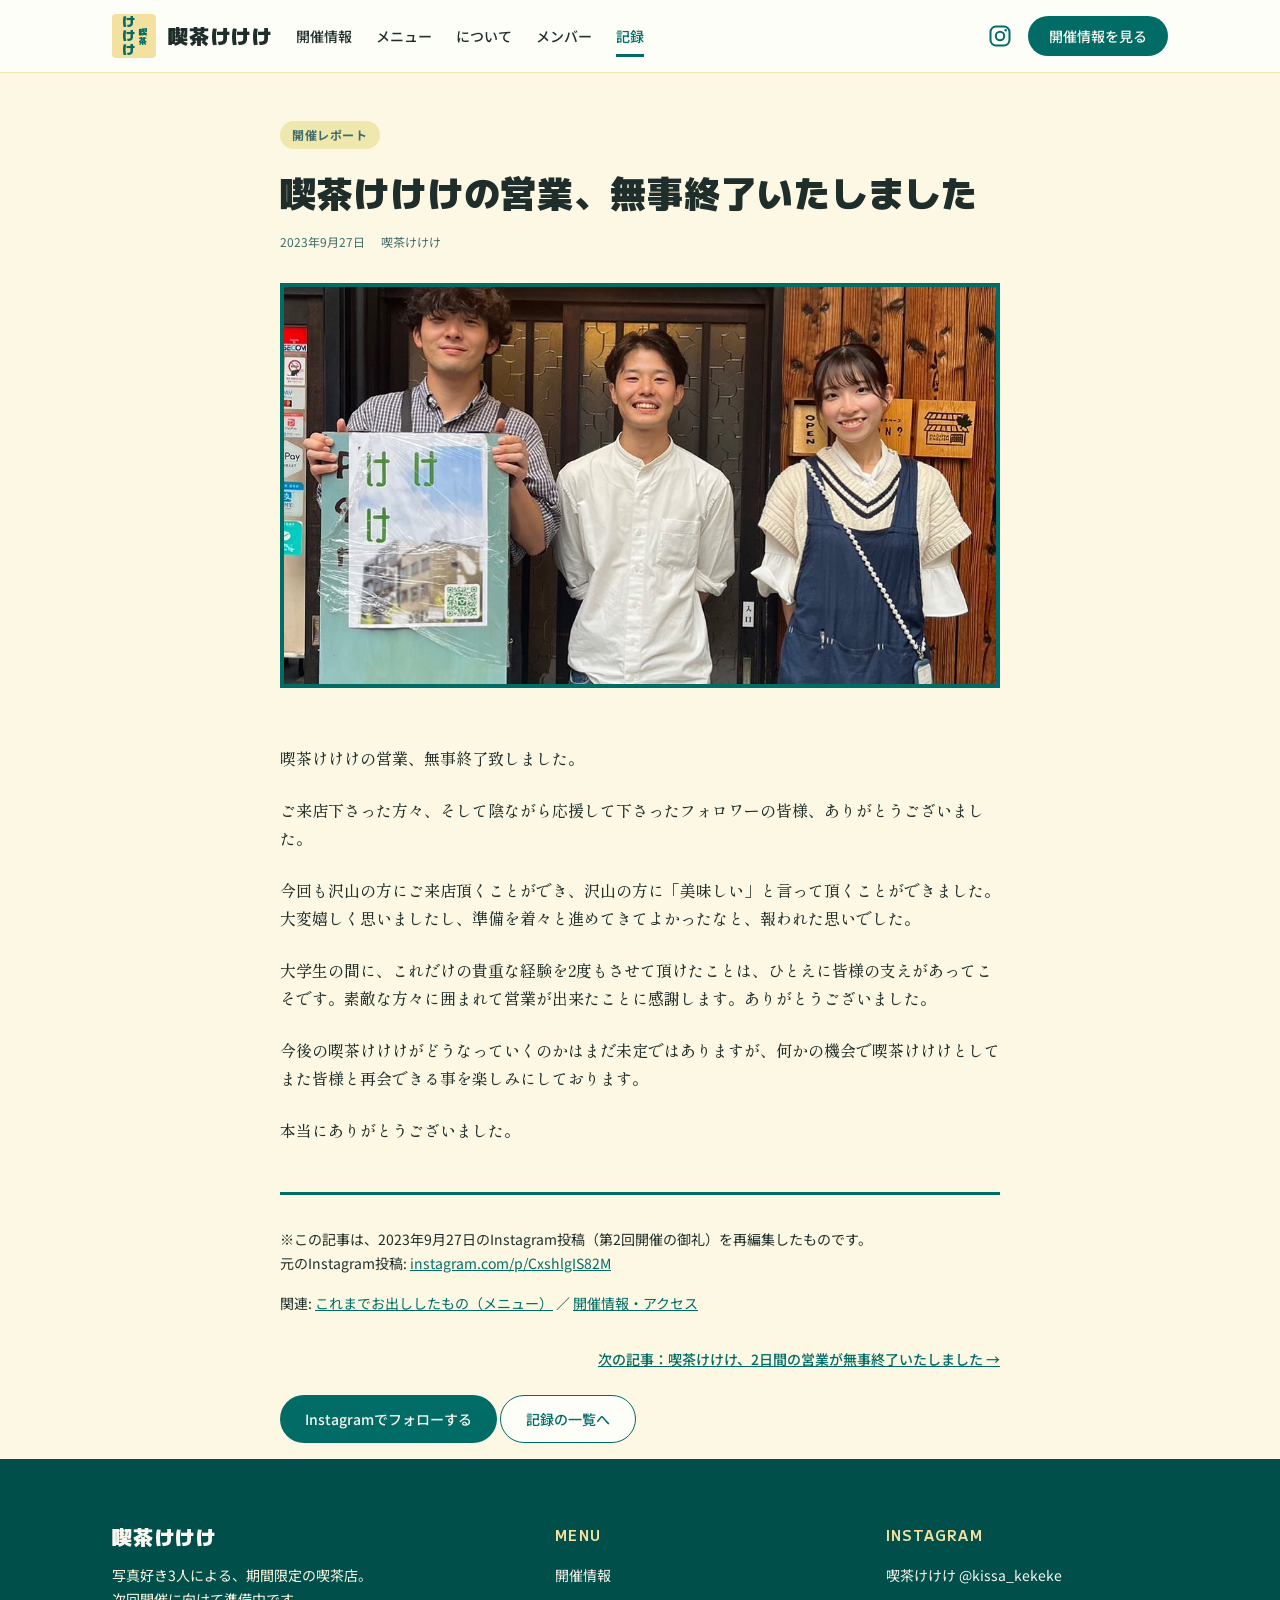
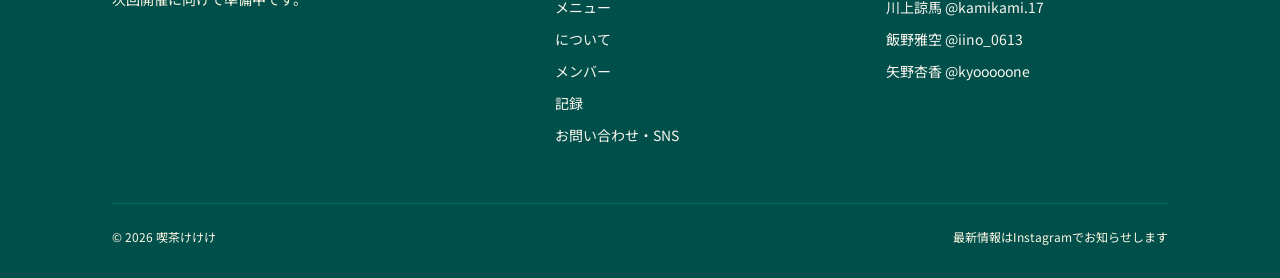
<file: journal-post-02.html>
<!DOCTYPE html>
<html lang="ja">
<head>
<meta charset="UTF-8">
<meta name="viewport" content="width=device-width, initial-scale=1.0">
<title>喫茶けけけの営業、無事終了いたしました｜記録｜喫茶けけけ</title>
<meta name="description" content="第2回営業（2023年9月、京都）の御礼。開催レポートです。">
<link rel="preconnect" href="https://fonts.googleapis.com">
<link rel="preconnect" href="https://fonts.gstatic.com" crossorigin>
<link href="https://fonts.googleapis.com/css2?family=M+PLUS+1:wght@700;900&family=Noto+Sans+JP:wght@400;500;700&family=Oswald:wght@500&family=Shippori+Mincho:wght@500;700&family=Zen+Kaku+Gothic+New:wght@500;700&display=swap" rel="stylesheet">
<link rel="stylesheet" href="styles.css">
</head>
<body>

<header class="site-header">
  <div class="header-inner">
    <a class="logo" href="index.html" aria-label="喫茶けけけ トップページ">
      <span class="logo-mark" aria-hidden="true"><span class="logo-main">けけけ</span><span class="logo-sub">喫茶</span></span>
      <span class="logo-name">喫茶けけけ</span>
    </a>
    <nav class="global-nav" aria-label="グローバルナビゲーション">
      <ul>
        <li><a href="visit.html">開催情報</a></li>
        <li><a href="menu.html">メニュー</a></li>
        <li><a href="about.html">について</a></li>
        <li><a href="members.html">メンバー</a></li>
        <li><a href="journal.html" aria-current="page">記録</a></li>
      </ul>
    </nav>
    <div class="header-spacer" aria-hidden="true"></div>
    <div class="header-actions">
      <a class="header-ig" href="https://www.instagram.com/kissa_kekeke" target="_blank" rel="noopener" aria-label="喫茶けけけのInstagram（外部サイト）">
        <svg viewBox="0 0 24 24" fill="none" stroke="currentColor" stroke-width="2" aria-hidden="true"><rect x="2.5" y="2.5" width="19" height="19" rx="5.5"/><circle cx="12" cy="12" r="4.2"/><circle cx="17.7" cy="6.3" r="1.2" fill="currentColor" stroke="none"/></svg>
      </a>
      <a class="btn btn-primary btn-small" href="visit.html">開催情報を見る</a>
    </div>
    <button class="nav-toggle" type="button" aria-expanded="false" aria-controls="sp-menu" aria-label="メニューを開く">
      <span class="bar"></span><span class="bar"></span><span class="bar"></span>
    </button>
  </div>
  <nav class="sp-menu" id="sp-menu" aria-label="スマートフォン用メニュー">
    <ul>
      <li><a class="sp-link" href="visit.html">開催情報</a></li>
      <li><a class="sp-link" href="menu.html">メニュー</a></li>
      <li><a class="sp-link" href="about.html">について</a></li>
      <li><a class="sp-link" href="members.html">メンバー</a></li>
      <li><a class="sp-link" href="journal.html">記録</a></li>
      <li><a class="sp-link" href="contact.html">お問い合わせ・SNS</a></li>
    </ul>
    <a class="btn btn-primary" href="visit.html">開催情報を見る</a>
    <p class="external-note mt-24">最新情報は <a href="https://www.instagram.com/kissa_kekeke" target="_blank" rel="noopener">Instagram @kissa_kekeke</a> でお知らせします。</p>
  </nav>
</header>

<main>
  <!-- 原稿: content/journal/post-02-thanks-2023.md（date 2023-09-27 / category 開催レポート / author 喫茶けけけ） -->
  <article class="article">
    <div class="article-head">
      <span class="tag">開催レポート</span>
      <h1 class="article-title">喫茶けけけの営業、無事終了いたしました</h1>
      <p class="article-meta"><time datetime="2023-09-27">2023年9月27日</time><span>喫茶けけけ</span></p>
      <figure class="photo-frame article-eyecatch">
        <div class="frame-img ratio-wide">
          <img src="assets/img/journal-2.jpg" alt="第2回開催の店先で「けけけ」の看板を掲げるメンバー3人" width="960" height="540">
        </div>
      </figure>
    </div>

    <div class="article-body">
      <p>喫茶けけけの営業、無事終了致しました。</p>
      <p>ご来店下さった方々、そして陰ながら応援して下さったフォロワーの皆様、ありがとうございました。</p>
      <p>今回も沢山の方にご来店頂くことができ、沢山の方に「美味しい」と言って頂くことができました。大変嬉しく思いましたし、準備を着々と進めてきてよかったなと、報われた思いでした。</p>
      <p>大学生の間に、これだけの貴重な経験を2度もさせて頂けたことは、ひとえに皆様の支えがあってこそです。素敵な方々に囲まれて営業が出来たことに感謝します。ありがとうございました。</p>
      <p>今後の喫茶けけけがどうなっていくのかはまだ未定ではありますが、何かの機会で喫茶けけけとしてまた皆様と再会できる事を楽しみにしております。</p>
      <p>本当にありがとうございました。</p>
    </div>

    <footer class="article-foot">
      <p>※この記事は、2023年9月27日のInstagram投稿（第2回開催の御礼）を再編集したものです。<br>元のInstagram投稿: <a href="https://www.instagram.com/p/CxshlgIS82M/" target="_blank" rel="noopener">instagram.com/p/CxshlgIS82M</a></p>
      <p>関連: <a href="menu.html">これまでお出ししたもの（メニュー）</a> ／ <a href="visit.html">開催情報・アクセス</a></p>
      <nav class="article-nav" aria-label="前後の記事">
        <span></span>
        <a href="journal-post-01.html">次の記事：喫茶けけけ、2日間の営業が無事終了いたしました →</a>
      </nav>
      <p class="mt-24"><a class="btn btn-primary" href="https://www.instagram.com/kissa_kekeke" target="_blank" rel="noopener">Instagramでフォローする</a> <a class="btn btn-secondary" href="journal.html">記録の一覧へ</a></p>
    </footer>
  </article>
</main>

<footer class="site-footer">
  <div class="container">
    <div class="footer-inner">
      <div class="footer-brand">
        <span class="logo-name">喫茶けけけ</span>
        <p>写真好き3人による、期間限定の喫茶店。<br>次回開催に向けて準備中です。</p>
      </div>
      <nav aria-label="フッターナビゲーション">
        <p class="footer-title">MENU</p>
        <ul>
          <li><a href="visit.html">開催情報</a></li>
          <li><a href="menu.html">メニュー</a></li>
          <li><a href="about.html">について</a></li>
          <li><a href="members.html">メンバー</a></li>
          <li><a href="journal.html">記録</a></li>
          <li><a href="contact.html">お問い合わせ・SNS</a></li>
        </ul>
      </nav>
      <div>
        <p class="footer-title">INSTAGRAM</p>
        <ul>
          <li><a href="https://www.instagram.com/kissa_kekeke" target="_blank" rel="noopener">喫茶けけけ @kissa_kekeke</a></li>
          <li><a href="https://www.instagram.com/kamikami.17" target="_blank" rel="noopener">川上諒馬 @kamikami.17</a></li>
          <li><a href="https://www.instagram.com/iino_0613" target="_blank" rel="noopener">飯野雅空 @iino_0613</a></li>
          <li><a href="https://www.instagram.com/kyooooone" target="_blank" rel="noopener">矢野杏香 @kyooooone</a></li>
        </ul>
      </div>
    </div>
    <div class="footer-bottom">
      <span>© <span id="year">2026</span> 喫茶けけけ</span>
      <span>最新情報はInstagramでお知らせします</span>
    </div>
  </div>
</footer>

<script src="script.js"></script>
</body>
</html>
</file>
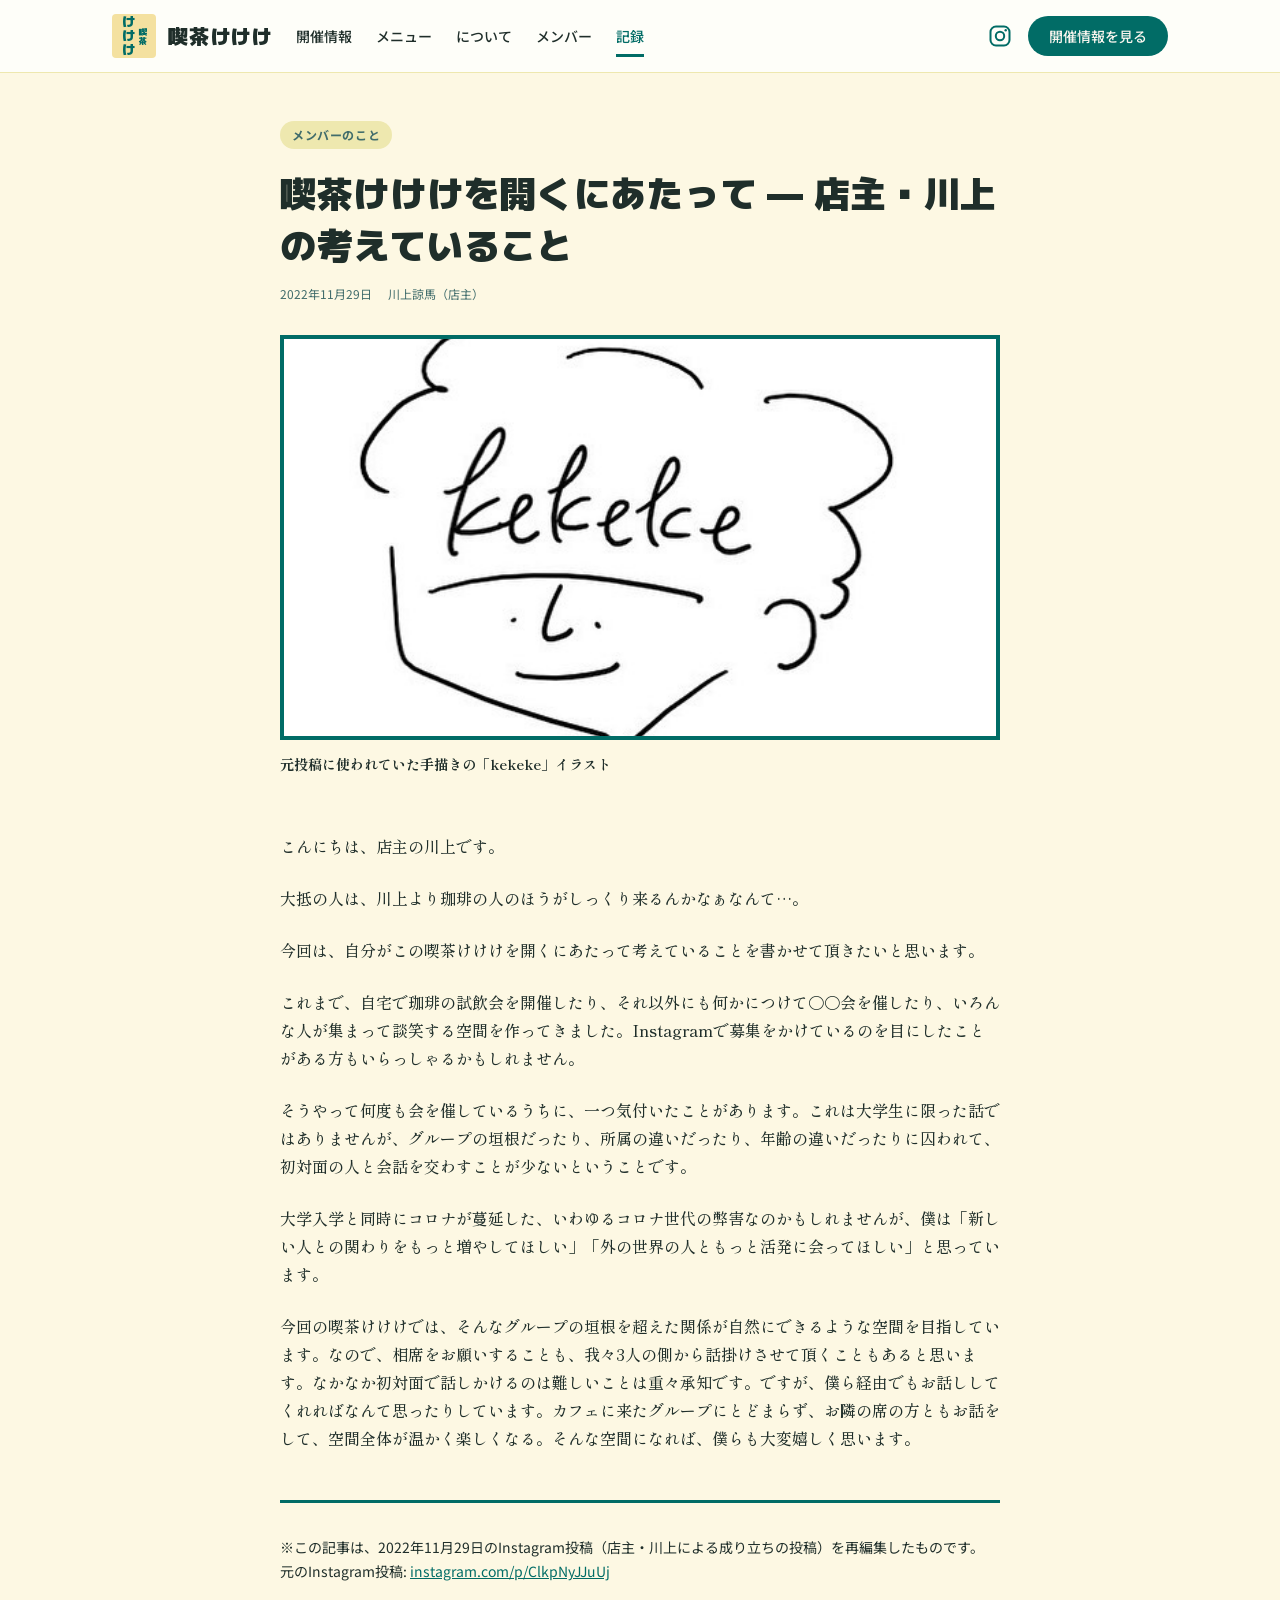
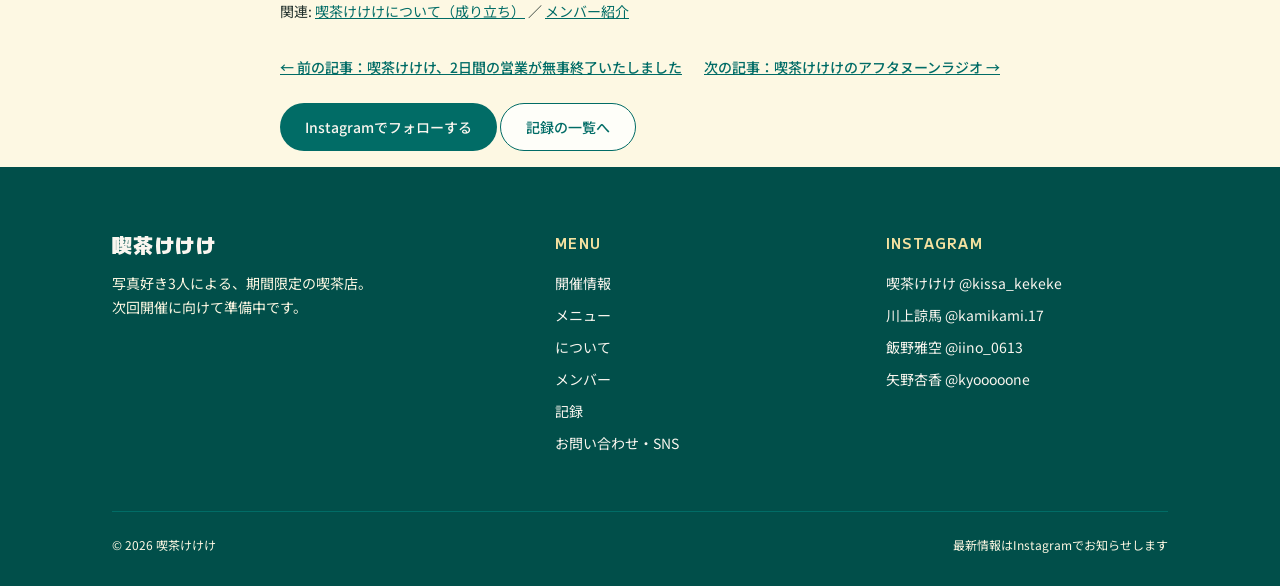
<file: journal-post-03.html>
<!DOCTYPE html>
<html lang="ja">
<head>
<meta charset="UTF-8">
<meta name="viewport" content="width=device-width, initial-scale=1.0">
<title>喫茶けけけを開くにあたって — 店主・川上の考えていること｜記録｜喫茶けけけ</title>
<meta name="description" content="第1回営業の前に、店主・川上諒馬が喫茶けけけを開くにあたって考えていたことを書いた文章です。">
<link rel="preconnect" href="https://fonts.googleapis.com">
<link rel="preconnect" href="https://fonts.gstatic.com" crossorigin>
<link href="https://fonts.googleapis.com/css2?family=M+PLUS+1:wght@700;900&family=Noto+Sans+JP:wght@400;500;700&family=Oswald:wght@500&family=Shippori+Mincho:wght@500;700&family=Zen+Kaku+Gothic+New:wght@500;700&display=swap" rel="stylesheet">
<link rel="stylesheet" href="styles.css">
</head>
<body>

<header class="site-header">
  <div class="header-inner">
    <a class="logo" href="index.html" aria-label="喫茶けけけ トップページ">
      <span class="logo-mark" aria-hidden="true"><span class="logo-main">けけけ</span><span class="logo-sub">喫茶</span></span>
      <span class="logo-name">喫茶けけけ</span>
    </a>
    <nav class="global-nav" aria-label="グローバルナビゲーション">
      <ul>
        <li><a href="visit.html">開催情報</a></li>
        <li><a href="menu.html">メニュー</a></li>
        <li><a href="about.html">について</a></li>
        <li><a href="members.html">メンバー</a></li>
        <li><a href="journal.html" aria-current="page">記録</a></li>
      </ul>
    </nav>
    <div class="header-spacer" aria-hidden="true"></div>
    <div class="header-actions">
      <a class="header-ig" href="https://www.instagram.com/kissa_kekeke" target="_blank" rel="noopener" aria-label="喫茶けけけのInstagram（外部サイト）">
        <svg viewBox="0 0 24 24" fill="none" stroke="currentColor" stroke-width="2" aria-hidden="true"><rect x="2.5" y="2.5" width="19" height="19" rx="5.5"/><circle cx="12" cy="12" r="4.2"/><circle cx="17.7" cy="6.3" r="1.2" fill="currentColor" stroke="none"/></svg>
      </a>
      <a class="btn btn-primary btn-small" href="visit.html">開催情報を見る</a>
    </div>
    <button class="nav-toggle" type="button" aria-expanded="false" aria-controls="sp-menu" aria-label="メニューを開く">
      <span class="bar"></span><span class="bar"></span><span class="bar"></span>
    </button>
  </div>
  <nav class="sp-menu" id="sp-menu" aria-label="スマートフォン用メニュー">
    <ul>
      <li><a class="sp-link" href="visit.html">開催情報</a></li>
      <li><a class="sp-link" href="menu.html">メニュー</a></li>
      <li><a class="sp-link" href="about.html">について</a></li>
      <li><a class="sp-link" href="members.html">メンバー</a></li>
      <li><a class="sp-link" href="journal.html">記録</a></li>
      <li><a class="sp-link" href="contact.html">お問い合わせ・SNS</a></li>
    </ul>
    <a class="btn btn-primary" href="visit.html">開催情報を見る</a>
    <p class="external-note mt-24">最新情報は <a href="https://www.instagram.com/kissa_kekeke" target="_blank" rel="noopener">Instagram @kissa_kekeke</a> でお知らせします。</p>
  </nav>
</header>

<main>
  <!-- 原稿: content/journal/post-03-founding.md（date 2022-11-29 / category メンバーのこと / author 川上諒馬（店主）） -->
  <article class="article">
    <div class="article-head">
      <span class="tag">メンバーのこと</span>
      <h1 class="article-title">喫茶けけけを開くにあたって — 店主・川上の考えていること</h1>
      <p class="article-meta"><time datetime="2022-11-29">2022年11月29日</time><span>川上諒馬（店主）</span></p>
      <figure class="photo-frame article-eyecatch">
        <div class="frame-img ratio-wide">
          <img src="assets/img/journal-3.jpg" alt="手描きの「kekeke」イラスト。店主・川上が喫茶けけけを開くにあたって考えていることを書いた投稿の元画像" width="960" height="540">
        </div>
        <figcaption>元投稿に使われていた手描きの「kekeke」イラスト</figcaption>
      </figure>
    </div>

    <div class="article-body">
      <p>こんにちは、店主の川上です。</p>
      <p>大抵の人は、川上より珈琲の人のほうがしっくり来るんかなぁなんて…。</p>
      <p>今回は、自分がこの喫茶けけけを開くにあたって考えていることを書かせて頂きたいと思います。</p>
      <p>これまで、自宅で珈琲の試飲会を開催したり、それ以外にも何かにつけて〇〇会を催したり、いろんな人が集まって談笑する空間を作ってきました。Instagramで募集をかけているのを目にしたことがある方もいらっしゃるかもしれません。</p>
      <p>そうやって何度も会を催しているうちに、一つ気付いたことがあります。これは大学生に限った話ではありませんが、グループの垣根だったり、所属の違いだったり、年齢の違いだったりに囚われて、初対面の人と会話を交わすことが少ないということです。</p>
      <p>大学入学と同時にコロナが蔓延した、いわゆるコロナ世代の弊害なのかもしれませんが、僕は「新しい人との関わりをもっと増やしてほしい」「外の世界の人ともっと活発に会ってほしい」と思っています。</p>
      <p>今回の喫茶けけけでは、そんなグループの垣根を超えた関係が自然にできるような空間を目指しています。なので、相席をお願いすることも、我々3人の側から話掛けさせて頂くこともあると思います。なかなか初対面で話しかけるのは難しいことは重々承知です。ですが、僕ら経由でもお話ししてくれればなんて思ったりしています。カフェに来たグループにとどまらず、お隣の席の方ともお話をして、空間全体が温かく楽しくなる。そんな空間になれば、僕らも大変嬉しく思います。</p>
    </div>

    <footer class="article-foot">
      <p>※この記事は、2022年11月29日のInstagram投稿（店主・川上による成り立ちの投稿）を再編集したものです。<br>元のInstagram投稿: <a href="https://www.instagram.com/p/ClkpNyJJuUj/" target="_blank" rel="noopener">instagram.com/p/ClkpNyJJuUj</a></p>
      <p>関連: <a href="about.html">喫茶けけけについて（成り立ち）</a> ／ <a href="members.html">メンバー紹介</a></p>
      <nav class="article-nav" aria-label="前後の記事">
        <a href="journal-post-01.html">← 前の記事：喫茶けけけ、2日間の営業が無事終了いたしました</a>
        <a href="journal-post-04.html">次の記事：喫茶けけけのアフタヌーンラジオ →</a>
      </nav>
      <p class="mt-24"><a class="btn btn-primary" href="https://www.instagram.com/kissa_kekeke" target="_blank" rel="noopener">Instagramでフォローする</a> <a class="btn btn-secondary" href="journal.html">記録の一覧へ</a></p>
    </footer>
  </article>
</main>

<footer class="site-footer">
  <div class="container">
    <div class="footer-inner">
      <div class="footer-brand">
        <span class="logo-name">喫茶けけけ</span>
        <p>写真好き3人による、期間限定の喫茶店。<br>次回開催に向けて準備中です。</p>
      </div>
      <nav aria-label="フッターナビゲーション">
        <p class="footer-title">MENU</p>
        <ul>
          <li><a href="visit.html">開催情報</a></li>
          <li><a href="menu.html">メニュー</a></li>
          <li><a href="about.html">について</a></li>
          <li><a href="members.html">メンバー</a></li>
          <li><a href="journal.html">記録</a></li>
          <li><a href="contact.html">お問い合わせ・SNS</a></li>
        </ul>
      </nav>
      <div>
        <p class="footer-title">INSTAGRAM</p>
        <ul>
          <li><a href="https://www.instagram.com/kissa_kekeke" target="_blank" rel="noopener">喫茶けけけ @kissa_kekeke</a></li>
          <li><a href="https://www.instagram.com/kamikami.17" target="_blank" rel="noopener">川上諒馬 @kamikami.17</a></li>
          <li><a href="https://www.instagram.com/iino_0613" target="_blank" rel="noopener">飯野雅空 @iino_0613</a></li>
          <li><a href="https://www.instagram.com/kyooooone" target="_blank" rel="noopener">矢野杏香 @kyooooone</a></li>
        </ul>
      </div>
    </div>
    <div class="footer-bottom">
      <span>© <span id="year">2026</span> 喫茶けけけ</span>
      <span>最新情報はInstagramでお知らせします</span>
    </div>
  </div>
</footer>

<script src="script.js"></script>
</body>
</html>
</file>
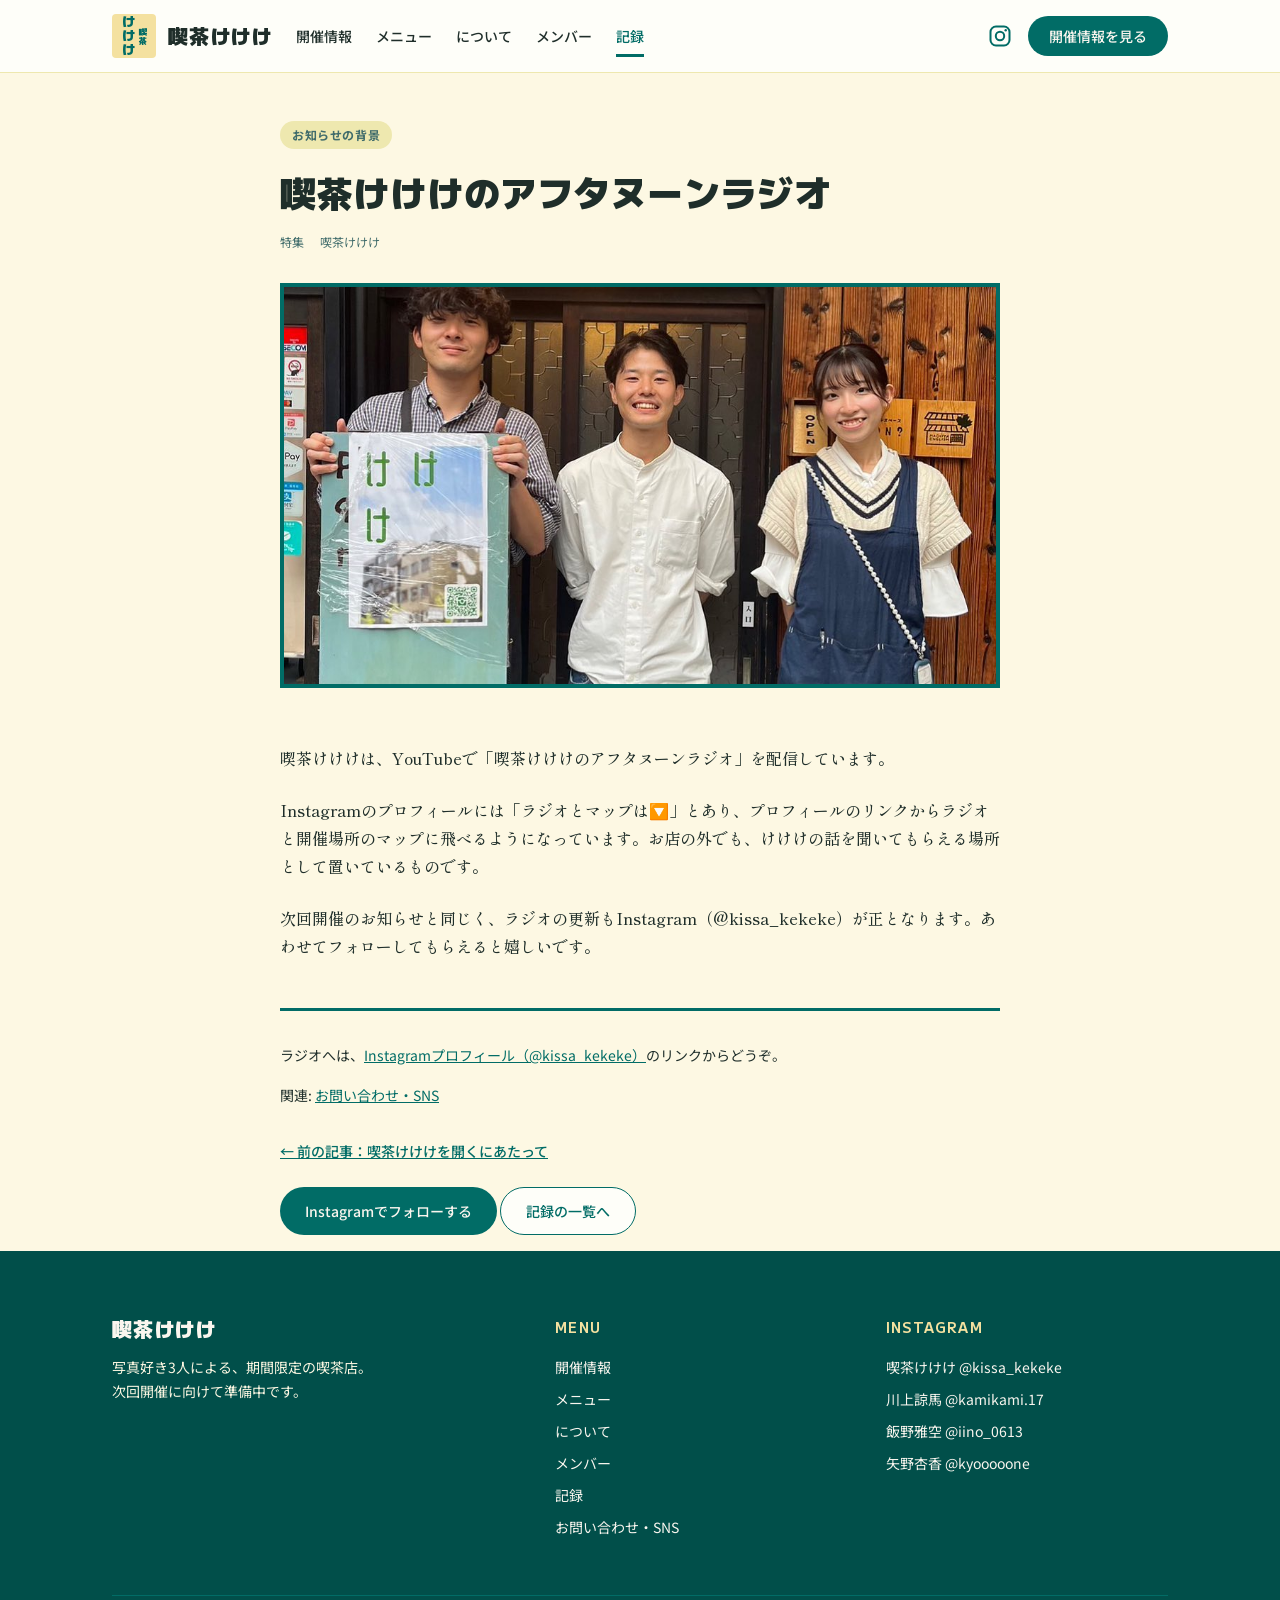
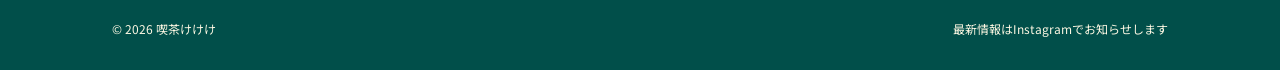
<file: journal-post-04.html>
<!DOCTYPE html>
<html lang="ja">
<head>
<meta charset="UTF-8">
<meta name="viewport" content="width=device-width, initial-scale=1.0">
<title>喫茶けけけのアフタヌーンラジオ｜記録｜喫茶けけけ</title>
<meta name="description" content="YouTubeで配信している「喫茶けけけのアフタヌーンラジオ」のご紹介です。">
<link rel="preconnect" href="https://fonts.googleapis.com">
<link rel="preconnect" href="https://fonts.gstatic.com" crossorigin>
<link href="https://fonts.googleapis.com/css2?family=M+PLUS+1:wght@700;900&family=Noto+Sans+JP:wght@400;500;700&family=Oswald:wght@500&family=Shippori+Mincho:wght@500;700&family=Zen+Kaku+Gothic+New:wght@500;700&display=swap" rel="stylesheet">
<link rel="stylesheet" href="styles.css">
</head>
<body>

<header class="site-header">
  <div class="header-inner">
    <a class="logo" href="index.html" aria-label="喫茶けけけ トップページ">
      <span class="logo-mark" aria-hidden="true"><span class="logo-main">けけけ</span><span class="logo-sub">喫茶</span></span>
      <span class="logo-name">喫茶けけけ</span>
    </a>
    <nav class="global-nav" aria-label="グローバルナビゲーション">
      <ul>
        <li><a href="visit.html">開催情報</a></li>
        <li><a href="menu.html">メニュー</a></li>
        <li><a href="about.html">について</a></li>
        <li><a href="members.html">メンバー</a></li>
        <li><a href="journal.html" aria-current="page">記録</a></li>
      </ul>
    </nav>
    <div class="header-spacer" aria-hidden="true"></div>
    <div class="header-actions">
      <a class="header-ig" href="https://www.instagram.com/kissa_kekeke" target="_blank" rel="noopener" aria-label="喫茶けけけのInstagram（外部サイト）">
        <svg viewBox="0 0 24 24" fill="none" stroke="currentColor" stroke-width="2" aria-hidden="true"><rect x="2.5" y="2.5" width="19" height="19" rx="5.5"/><circle cx="12" cy="12" r="4.2"/><circle cx="17.7" cy="6.3" r="1.2" fill="currentColor" stroke="none"/></svg>
      </a>
      <a class="btn btn-primary btn-small" href="visit.html">開催情報を見る</a>
    </div>
    <button class="nav-toggle" type="button" aria-expanded="false" aria-controls="sp-menu" aria-label="メニューを開く">
      <span class="bar"></span><span class="bar"></span><span class="bar"></span>
    </button>
  </div>
  <nav class="sp-menu" id="sp-menu" aria-label="スマートフォン用メニュー">
    <ul>
      <li><a class="sp-link" href="visit.html">開催情報</a></li>
      <li><a class="sp-link" href="menu.html">メニュー</a></li>
      <li><a class="sp-link" href="about.html">について</a></li>
      <li><a class="sp-link" href="members.html">メンバー</a></li>
      <li><a class="sp-link" href="journal.html">記録</a></li>
      <li><a class="sp-link" href="contact.html">お問い合わせ・SNS</a></li>
    </ul>
    <a class="btn btn-primary" href="visit.html">開催情報を見る</a>
    <p class="external-note mt-24">最新情報は <a href="https://www.instagram.com/kissa_kekeke" target="_blank" rel="noopener">Instagram @kissa_kekeke</a> でお知らせします。</p>
  </nav>
</header>

<main>
  <article class="article">
    <div class="article-head">
      <span class="tag">お知らせの背景</span>
      <h1 class="article-title">喫茶けけけのアフタヌーンラジオ</h1>
      <p class="article-meta"><span>特集</span><span>喫茶けけけ</span></p>
      <figure class="photo-frame article-eyecatch">
        <div class="frame-img ratio-wide">
          <img src="assets/img/journal-radio.jpg" alt="第2回開催の店先で「けけけ」の看板を掲げるメンバー3人" width="960" height="540">
        </div>
      </figure>
    </div>

    <div class="article-body">
      <p>喫茶けけけは、YouTubeで「喫茶けけけのアフタヌーンラジオ」を配信しています。</p>
      <p>Instagramのプロフィールには「ラジオとマップは🔽」とあり、プロフィールのリンクからラジオと開催場所のマップに飛べるようになっています。お店の外でも、けけけの話を聞いてもらえる場所として置いているものです。</p>
      <p>次回開催のお知らせと同じく、ラジオの更新もInstagram（@kissa_kekeke）が正となります。あわせてフォローしてもらえると嬉しいです。</p>
    </div>

    <footer class="article-foot">
      <p>ラジオへは、<a href="https://www.instagram.com/kissa_kekeke" target="_blank" rel="noopener">Instagramプロフィール（@kissa_kekeke）</a>のリンクからどうぞ。</p>
      <p>関連: <a href="contact.html">お問い合わせ・SNS</a></p>
      <nav class="article-nav" aria-label="前後の記事">
        <a href="journal-post-03.html">← 前の記事：喫茶けけけを開くにあたって</a>
        <span></span>
      </nav>
      <p class="mt-24"><a class="btn btn-primary" href="https://www.instagram.com/kissa_kekeke" target="_blank" rel="noopener">Instagramでフォローする</a> <a class="btn btn-secondary" href="journal.html">記録の一覧へ</a></p>
    </footer>
  </article>
</main>

<footer class="site-footer">
  <div class="container">
    <div class="footer-inner">
      <div class="footer-brand">
        <span class="logo-name">喫茶けけけ</span>
        <p>写真好き3人による、期間限定の喫茶店。<br>次回開催に向けて準備中です。</p>
      </div>
      <nav aria-label="フッターナビゲーション">
        <p class="footer-title">MENU</p>
        <ul>
          <li><a href="visit.html">開催情報</a></li>
          <li><a href="menu.html">メニュー</a></li>
          <li><a href="about.html">について</a></li>
          <li><a href="members.html">メンバー</a></li>
          <li><a href="journal.html">記録</a></li>
          <li><a href="contact.html">お問い合わせ・SNS</a></li>
        </ul>
      </nav>
      <div>
        <p class="footer-title">INSTAGRAM</p>
        <ul>
          <li><a href="https://www.instagram.com/kissa_kekeke" target="_blank" rel="noopener">喫茶けけけ @kissa_kekeke</a></li>
          <li><a href="https://www.instagram.com/kamikami.17" target="_blank" rel="noopener">川上諒馬 @kamikami.17</a></li>
          <li><a href="https://www.instagram.com/iino_0613" target="_blank" rel="noopener">飯野雅空 @iino_0613</a></li>
          <li><a href="https://www.instagram.com/kyooooone" target="_blank" rel="noopener">矢野杏香 @kyooooone</a></li>
        </ul>
      </div>
    </div>
    <div class="footer-bottom">
      <span>© <span id="year">2026</span> 喫茶けけけ</span>
      <span>最新情報はInstagramでお知らせします</span>
    </div>
  </div>
</footer>

<script src="script.js"></script>
</body>
</html>
</file>
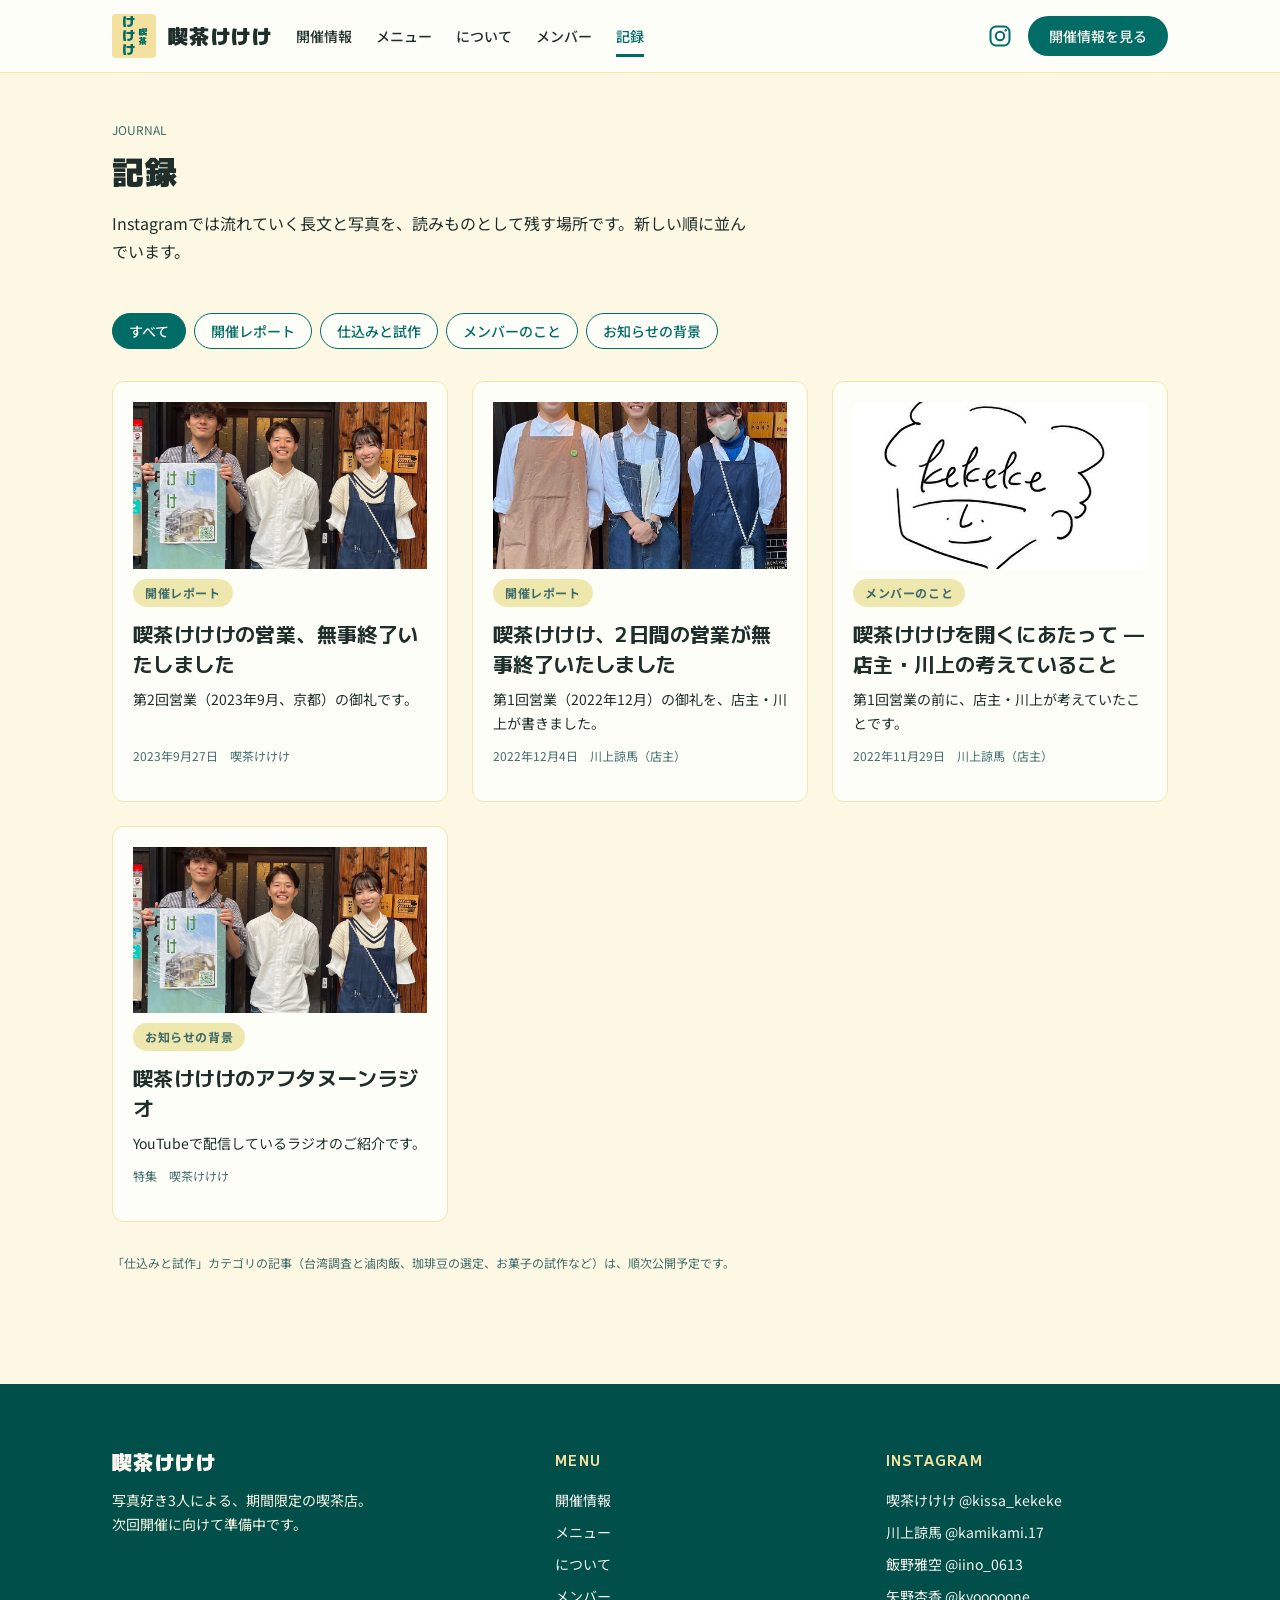
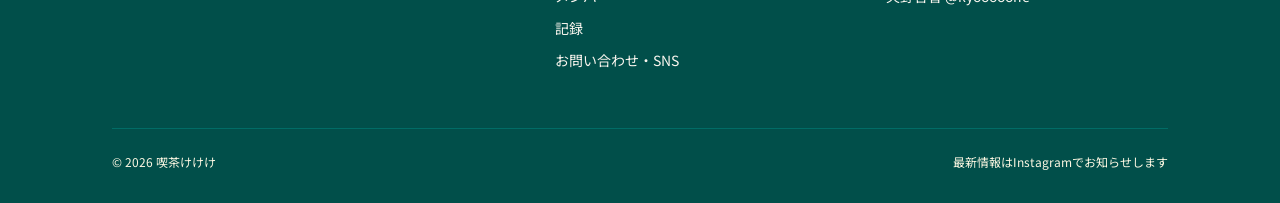
<file: journal.html>
<!DOCTYPE html>
<html lang="ja">
<head>
<meta charset="UTF-8">
<meta name="viewport" content="width=device-width, initial-scale=1.0">
<title>記録（Journal）｜喫茶けけけ</title>
<meta name="description" content="喫茶けけけの記録・読みもの。開催レポート、仕込みと試作、メンバーのことなど、Instagramでは流れていく長文と写真を残しています。">
<link rel="preconnect" href="https://fonts.googleapis.com">
<link rel="preconnect" href="https://fonts.gstatic.com" crossorigin>
<link href="https://fonts.googleapis.com/css2?family=M+PLUS+1:wght@700;900&family=Noto+Sans+JP:wght@400;500;700&family=Oswald:wght@500&family=Shippori+Mincho:wght@500;700&family=Zen+Kaku+Gothic+New:wght@500;700&display=swap" rel="stylesheet">
<link rel="stylesheet" href="styles.css">
</head>
<body>

<header class="site-header">
  <div class="header-inner">
    <a class="logo" href="index.html" aria-label="喫茶けけけ トップページ">
      <span class="logo-mark" aria-hidden="true"><span class="logo-main">けけけ</span><span class="logo-sub">喫茶</span></span>
      <span class="logo-name">喫茶けけけ</span>
    </a>
    <nav class="global-nav" aria-label="グローバルナビゲーション">
      <ul>
        <li><a href="visit.html">開催情報</a></li>
        <li><a href="menu.html">メニュー</a></li>
        <li><a href="about.html">について</a></li>
        <li><a href="members.html">メンバー</a></li>
        <li><a href="journal.html" aria-current="page">記録</a></li>
      </ul>
    </nav>
    <div class="header-spacer" aria-hidden="true"></div>
    <div class="header-actions">
      <a class="header-ig" href="https://www.instagram.com/kissa_kekeke" target="_blank" rel="noopener" aria-label="喫茶けけけのInstagram（外部サイト）">
        <svg viewBox="0 0 24 24" fill="none" stroke="currentColor" stroke-width="2" aria-hidden="true"><rect x="2.5" y="2.5" width="19" height="19" rx="5.5"/><circle cx="12" cy="12" r="4.2"/><circle cx="17.7" cy="6.3" r="1.2" fill="currentColor" stroke="none"/></svg>
      </a>
      <a class="btn btn-primary btn-small" href="visit.html">開催情報を見る</a>
    </div>
    <button class="nav-toggle" type="button" aria-expanded="false" aria-controls="sp-menu" aria-label="メニューを開く">
      <span class="bar"></span><span class="bar"></span><span class="bar"></span>
    </button>
  </div>
  <nav class="sp-menu" id="sp-menu" aria-label="スマートフォン用メニュー">
    <ul>
      <li><a class="sp-link" href="visit.html">開催情報</a></li>
      <li><a class="sp-link" href="menu.html">メニュー</a></li>
      <li><a class="sp-link" href="about.html">について</a></li>
      <li><a class="sp-link" href="members.html">メンバー</a></li>
      <li><a class="sp-link" href="journal.html">記録</a></li>
      <li><a class="sp-link" href="contact.html">お問い合わせ・SNS</a></li>
    </ul>
    <a class="btn btn-primary" href="visit.html">開催情報を見る</a>
    <p class="external-note mt-24">最新情報は <a href="https://www.instagram.com/kissa_kekeke" target="_blank" rel="noopener">Instagram @kissa_kekeke</a> でお知らせします。</p>
  </nav>
</header>

<main>
  <div class="container">
    <div class="page-head">
      <span class="caption">JOURNAL</span>
      <h1>記録</h1>
      <p class="page-lead">Instagramでは流れていく長文と写真を、読みものとして残す場所です。新しい順に並んでいます。</p>
    </div>

    <div class="filter-bar" role="group" aria-label="カテゴリで絞り込む">
      <button class="filter-btn" type="button" data-filter="all" aria-pressed="true">すべて</button>
      <button class="filter-btn" type="button" data-filter="開催レポート" aria-pressed="false">開催レポート</button>
      <button class="filter-btn" type="button" data-filter="仕込みと試作" aria-pressed="false">仕込みと試作</button>
      <button class="filter-btn" type="button" data-filter="メンバーのこと" aria-pressed="false">メンバーのこと</button>
      <button class="filter-btn" type="button" data-filter="お知らせの背景" aria-pressed="false">お知らせの背景</button>
    </div>

    <section class="section" aria-label="記事一覧" style="padding-top:0;">
      <div class="card-grid cols-3">
        <article class="card" data-category="開催レポート">
          <div class="card-photo ratio-journal"><img src="assets/img/journal-2.jpg" alt="第2回開催の店先で「けけけ」の看板を掲げるメンバー3人" width="600" height="340"></div>
          <span class="tag">開催レポート</span>
          <h2 class="card-title"><a href="journal-post-02.html">喫茶けけけの営業、無事終了いたしました</a></h2>
          <p class="card-body">第2回営業（2023年9月、京都）の御礼です。</p>
          <p class="card-meta"><time datetime="2023-09-27">2023年9月27日</time><span>喫茶けけけ</span></p>
        </article>

        <article class="card" data-category="開催レポート">
          <div class="card-photo ratio-journal"><img src="assets/img/journal-1.jpg" alt="第1回開催の店先でエプロン姿で並ぶメンバー3人" width="600" height="340"></div>
          <span class="tag">開催レポート</span>
          <h2 class="card-title"><a href="journal-post-01.html">喫茶けけけ、2日間の営業が無事終了いたしました</a></h2>
          <p class="card-body">第1回営業（2022年12月）の御礼を、店主・川上が書きました。</p>
          <p class="card-meta"><time datetime="2022-12-04">2022年12月4日</time><span>川上諒馬（店主）</span></p>
        </article>

        <article class="card" data-category="メンバーのこと">
          <div class="card-photo ratio-journal"><img src="assets/img/journal-3.jpg" alt="手描きの「kekeke」イラスト" width="600" height="340"></div>
          <span class="tag">メンバーのこと</span>
          <h2 class="card-title"><a href="journal-post-03.html">喫茶けけけを開くにあたって — 店主・川上の考えていること</a></h2>
          <p class="card-body">第1回営業の前に、店主・川上が考えていたことです。</p>
          <p class="card-meta"><time datetime="2022-11-29">2022年11月29日</time><span>川上諒馬（店主）</span></p>
        </article>

        <article class="card" data-category="お知らせの背景">
          <div class="card-photo ratio-journal"><img src="assets/img/journal-radio.jpg" alt="第2回開催の店先で「けけけ」の看板を掲げるメンバー3人" width="600" height="340"></div>
          <span class="tag">お知らせの背景</span>
          <h2 class="card-title"><a href="journal-post-04.html">喫茶けけけのアフタヌーンラジオ</a></h2>
          <p class="card-body">YouTubeで配信しているラジオのご紹介です。</p>
          <p class="card-meta"><span>特集</span><span>喫茶けけけ</span></p>
        </article>
      </div>
      <p class="caption mt-32">「仕込みと試作」カテゴリの記事（台湾調査と滷肉飯、珈琲豆の選定、お菓子の試作など）は、順次公開予定です。</p>
    </section>
  </div>
</main>

<footer class="site-footer">
  <div class="container">
    <div class="footer-inner">
      <div class="footer-brand">
        <span class="logo-name">喫茶けけけ</span>
        <p>写真好き3人による、期間限定の喫茶店。<br>次回開催に向けて準備中です。</p>
      </div>
      <nav aria-label="フッターナビゲーション">
        <p class="footer-title">MENU</p>
        <ul>
          <li><a href="visit.html">開催情報</a></li>
          <li><a href="menu.html">メニュー</a></li>
          <li><a href="about.html">について</a></li>
          <li><a href="members.html">メンバー</a></li>
          <li><a href="journal.html">記録</a></li>
          <li><a href="contact.html">お問い合わせ・SNS</a></li>
        </ul>
      </nav>
      <div>
        <p class="footer-title">INSTAGRAM</p>
        <ul>
          <li><a href="https://www.instagram.com/kissa_kekeke" target="_blank" rel="noopener">喫茶けけけ @kissa_kekeke</a></li>
          <li><a href="https://www.instagram.com/kamikami.17" target="_blank" rel="noopener">川上諒馬 @kamikami.17</a></li>
          <li><a href="https://www.instagram.com/iino_0613" target="_blank" rel="noopener">飯野雅空 @iino_0613</a></li>
          <li><a href="https://www.instagram.com/kyooooone" target="_blank" rel="noopener">矢野杏香 @kyooooone</a></li>
        </ul>
      </div>
    </div>
    <div class="footer-bottom">
      <span>© <span id="year">2026</span> 喫茶けけけ</span>
      <span>最新情報はInstagramでお知らせします</span>
    </div>
  </div>
</footer>

<script src="script.js"></script>
</body>
</html>
</file>
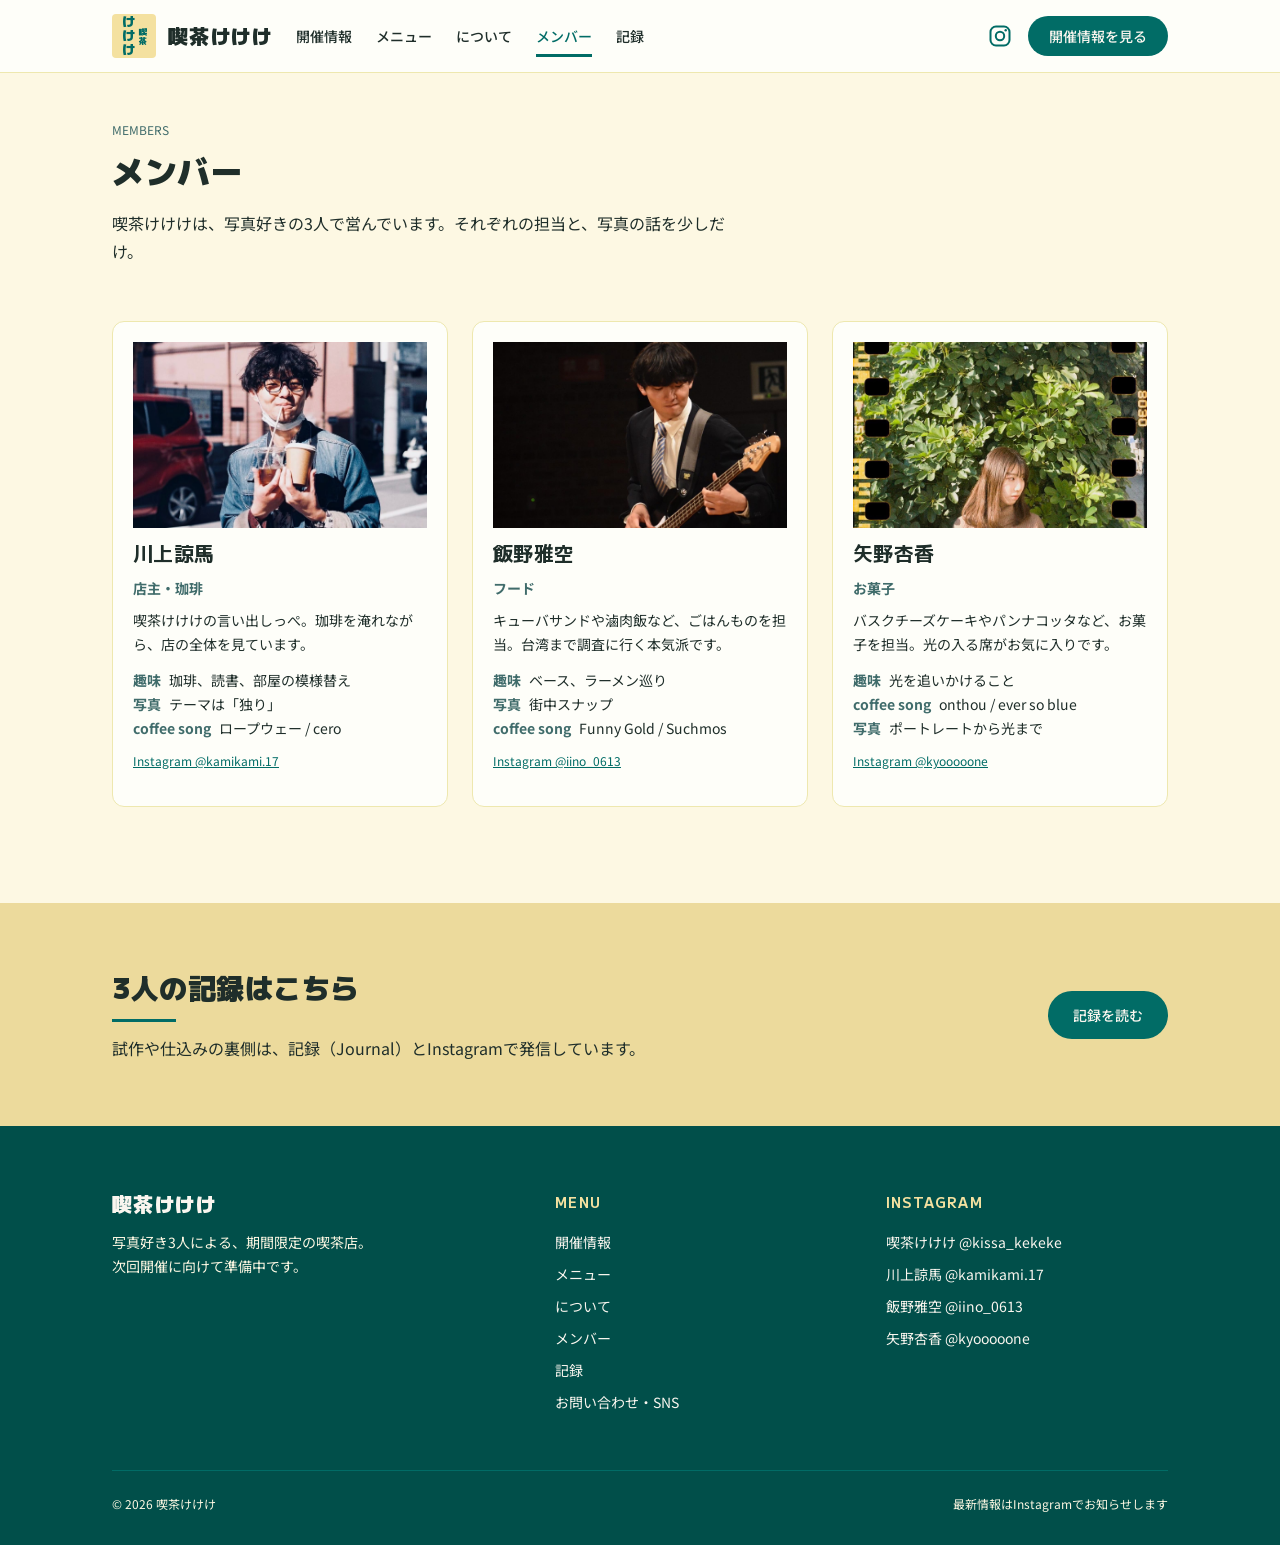
<file: members.html>
<!DOCTYPE html>
<html lang="ja">
<head>
<meta charset="UTF-8">
<meta name="viewport" content="width=device-width, initial-scale=1.0">
<title>メンバー｜喫茶けけけ</title>
<meta name="description" content="喫茶けけけのメンバー紹介。店主・珈琲の川上諒馬、フードの飯野雅空、お菓子の矢野杏香。写真好き3人のプロフィールです。">
<link rel="preconnect" href="https://fonts.googleapis.com">
<link rel="preconnect" href="https://fonts.gstatic.com" crossorigin>
<link href="https://fonts.googleapis.com/css2?family=M+PLUS+1:wght@700;900&family=Noto+Sans+JP:wght@400;500;700&family=Oswald:wght@500&family=Shippori+Mincho:wght@500;700&family=Zen+Kaku+Gothic+New:wght@500;700&display=swap" rel="stylesheet">
<link rel="stylesheet" href="styles.css">
</head>
<body>

<header class="site-header">
  <div class="header-inner">
    <a class="logo" href="index.html" aria-label="喫茶けけけ トップページ">
      <span class="logo-mark" aria-hidden="true"><span class="logo-main">けけけ</span><span class="logo-sub">喫茶</span></span>
      <span class="logo-name">喫茶けけけ</span>
    </a>
    <nav class="global-nav" aria-label="グローバルナビゲーション">
      <ul>
        <li><a href="visit.html">開催情報</a></li>
        <li><a href="menu.html">メニュー</a></li>
        <li><a href="about.html">について</a></li>
        <li><a href="members.html" aria-current="page">メンバー</a></li>
        <li><a href="journal.html">記録</a></li>
      </ul>
    </nav>
    <div class="header-spacer" aria-hidden="true"></div>
    <div class="header-actions">
      <a class="header-ig" href="https://www.instagram.com/kissa_kekeke" target="_blank" rel="noopener" aria-label="喫茶けけけのInstagram（外部サイト）">
        <svg viewBox="0 0 24 24" fill="none" stroke="currentColor" stroke-width="2" aria-hidden="true"><rect x="2.5" y="2.5" width="19" height="19" rx="5.5"/><circle cx="12" cy="12" r="4.2"/><circle cx="17.7" cy="6.3" r="1.2" fill="currentColor" stroke="none"/></svg>
      </a>
      <a class="btn btn-primary btn-small" href="visit.html">開催情報を見る</a>
    </div>
    <button class="nav-toggle" type="button" aria-expanded="false" aria-controls="sp-menu" aria-label="メニューを開く">
      <span class="bar"></span><span class="bar"></span><span class="bar"></span>
    </button>
  </div>
  <nav class="sp-menu" id="sp-menu" aria-label="スマートフォン用メニュー">
    <ul>
      <li><a class="sp-link" href="visit.html">開催情報</a></li>
      <li><a class="sp-link" href="menu.html">メニュー</a></li>
      <li><a class="sp-link" href="about.html">について</a></li>
      <li><a class="sp-link" href="members.html">メンバー</a></li>
      <li><a class="sp-link" href="journal.html">記録</a></li>
      <li><a class="sp-link" href="contact.html">お問い合わせ・SNS</a></li>
    </ul>
    <a class="btn btn-primary" href="visit.html">開催情報を見る</a>
    <p class="external-note mt-24">最新情報は <a href="https://www.instagram.com/kissa_kekeke" target="_blank" rel="noopener">Instagram @kissa_kekeke</a> でお知らせします。</p>
  </nav>
</header>

<main>
  <div class="container">
    <div class="page-head">
      <span class="caption">MEMBERS</span>
      <h1>メンバー</h1>
      <p class="page-lead">喫茶けけけは、写真好きの3人で営んでいます。それぞれの担当と、写真の話を少しだけ。</p>
    </div>

    <section class="section" aria-label="メンバー一覧" style="padding-top:8px;">
      <div class="card-grid cols-3">
        <article class="card">
          <div class="card-photo ratio-card"><img src="assets/img/member-kawakami.jpg" alt="カメラを首から下げ、両手にコーヒーを持つ川上諒馬" width="600" height="380"></div>
          <h2 class="card-title">川上諒馬</h2>
          <p class="member-role">店主・珈琲</p>
          <p class="card-body">喫茶けけけの言い出しっぺ。珈琲を淹れながら、店の全体を見ています。</p>
          <dl class="member-facts">
            <div><dt>趣味</dt><dd>珈琲、読書、部屋の模様替え</dd></div>
            <div><dt>写真</dt><dd>テーマは「独り」</dd></div>
            <div><dt>coffee song</dt><dd>ロープウェー / cero</dd></div>
          </dl>
          <p class="card-meta"><a href="https://www.instagram.com/kamikami.17" target="_blank" rel="noopener">Instagram @kamikami.17</a></p>
        </article>

        <article class="card">
          <div class="card-photo ratio-card"><img src="assets/img/member-iino.jpg" alt="ベースを演奏する飯野雅空" width="600" height="380"></div>
          <h2 class="card-title">飯野雅空</h2>
          <p class="member-role">フード</p>
          <p class="card-body">キューバサンドや滷肉飯など、ごはんものを担当。台湾まで調査に行く本気派です。</p>
          <dl class="member-facts">
            <div><dt>趣味</dt><dd>ベース、ラーメン巡り</dd></div>
            <div><dt>写真</dt><dd>街中スナップ</dd></div>
            <div><dt>coffee song</dt><dd>Funny Gold / Suchmos</dd></div>
          </dl>
          <p class="card-meta"><a href="https://www.instagram.com/iino_0613" target="_blank" rel="noopener">Instagram @iino_0613</a></p>
        </article>

        <article class="card">
          <div class="card-photo ratio-card"><img src="assets/img/member-yano.jpg" alt="緑を背に立つ矢野杏香のフィルム写真" width="600" height="380"></div>
          <h2 class="card-title">矢野杏香</h2>
          <p class="member-role">お菓子</p>
          <p class="card-body">バスクチーズケーキやパンナコッタなど、お菓子を担当。光の入る席がお気に入りです。</p>
          <dl class="member-facts">
            <div><dt>趣味</dt><dd>光を追いかけること</dd></div>
            <div><dt>coffee song</dt><dd>onthou / ever so blue</dd></div>
            <div><dt>写真</dt><dd>ポートレートから光まで</dd></div>
          </dl>
          <p class="card-meta"><a href="https://www.instagram.com/kyooooone" target="_blank" rel="noopener">Instagram @kyooooone</a></p>
        </article>
      </div>
    </section>
  </div>

  <section class="band" aria-labelledby="sec-ig">
    <div class="container band-inner">
      <div>
        <h2 class="section-title" id="sec-ig">3人の記録はこちら</h2>
        <p>試作や仕込みの裏側は、記録（Journal）とInstagramで発信しています。</p>
      </div>
      <a class="btn btn-primary" href="journal.html">記録を読む</a>
    </div>
  </section>
</main>

<footer class="site-footer">
  <div class="container">
    <div class="footer-inner">
      <div class="footer-brand">
        <span class="logo-name">喫茶けけけ</span>
        <p>写真好き3人による、期間限定の喫茶店。<br>次回開催に向けて準備中です。</p>
      </div>
      <nav aria-label="フッターナビゲーション">
        <p class="footer-title">MENU</p>
        <ul>
          <li><a href="visit.html">開催情報</a></li>
          <li><a href="menu.html">メニュー</a></li>
          <li><a href="about.html">について</a></li>
          <li><a href="members.html">メンバー</a></li>
          <li><a href="journal.html">記録</a></li>
          <li><a href="contact.html">お問い合わせ・SNS</a></li>
        </ul>
      </nav>
      <div>
        <p class="footer-title">INSTAGRAM</p>
        <ul>
          <li><a href="https://www.instagram.com/kissa_kekeke" target="_blank" rel="noopener">喫茶けけけ @kissa_kekeke</a></li>
          <li><a href="https://www.instagram.com/kamikami.17" target="_blank" rel="noopener">川上諒馬 @kamikami.17</a></li>
          <li><a href="https://www.instagram.com/iino_0613" target="_blank" rel="noopener">飯野雅空 @iino_0613</a></li>
          <li><a href="https://www.instagram.com/kyooooone" target="_blank" rel="noopener">矢野杏香 @kyooooone</a></li>
        </ul>
      </div>
    </div>
    <div class="footer-bottom">
      <span>© <span id="year">2026</span> 喫茶けけけ</span>
      <span>最新情報はInstagramでお知らせします</span>
    </div>
  </div>
</footer>

<script src="script.js"></script>
</body>
</html>
</file>
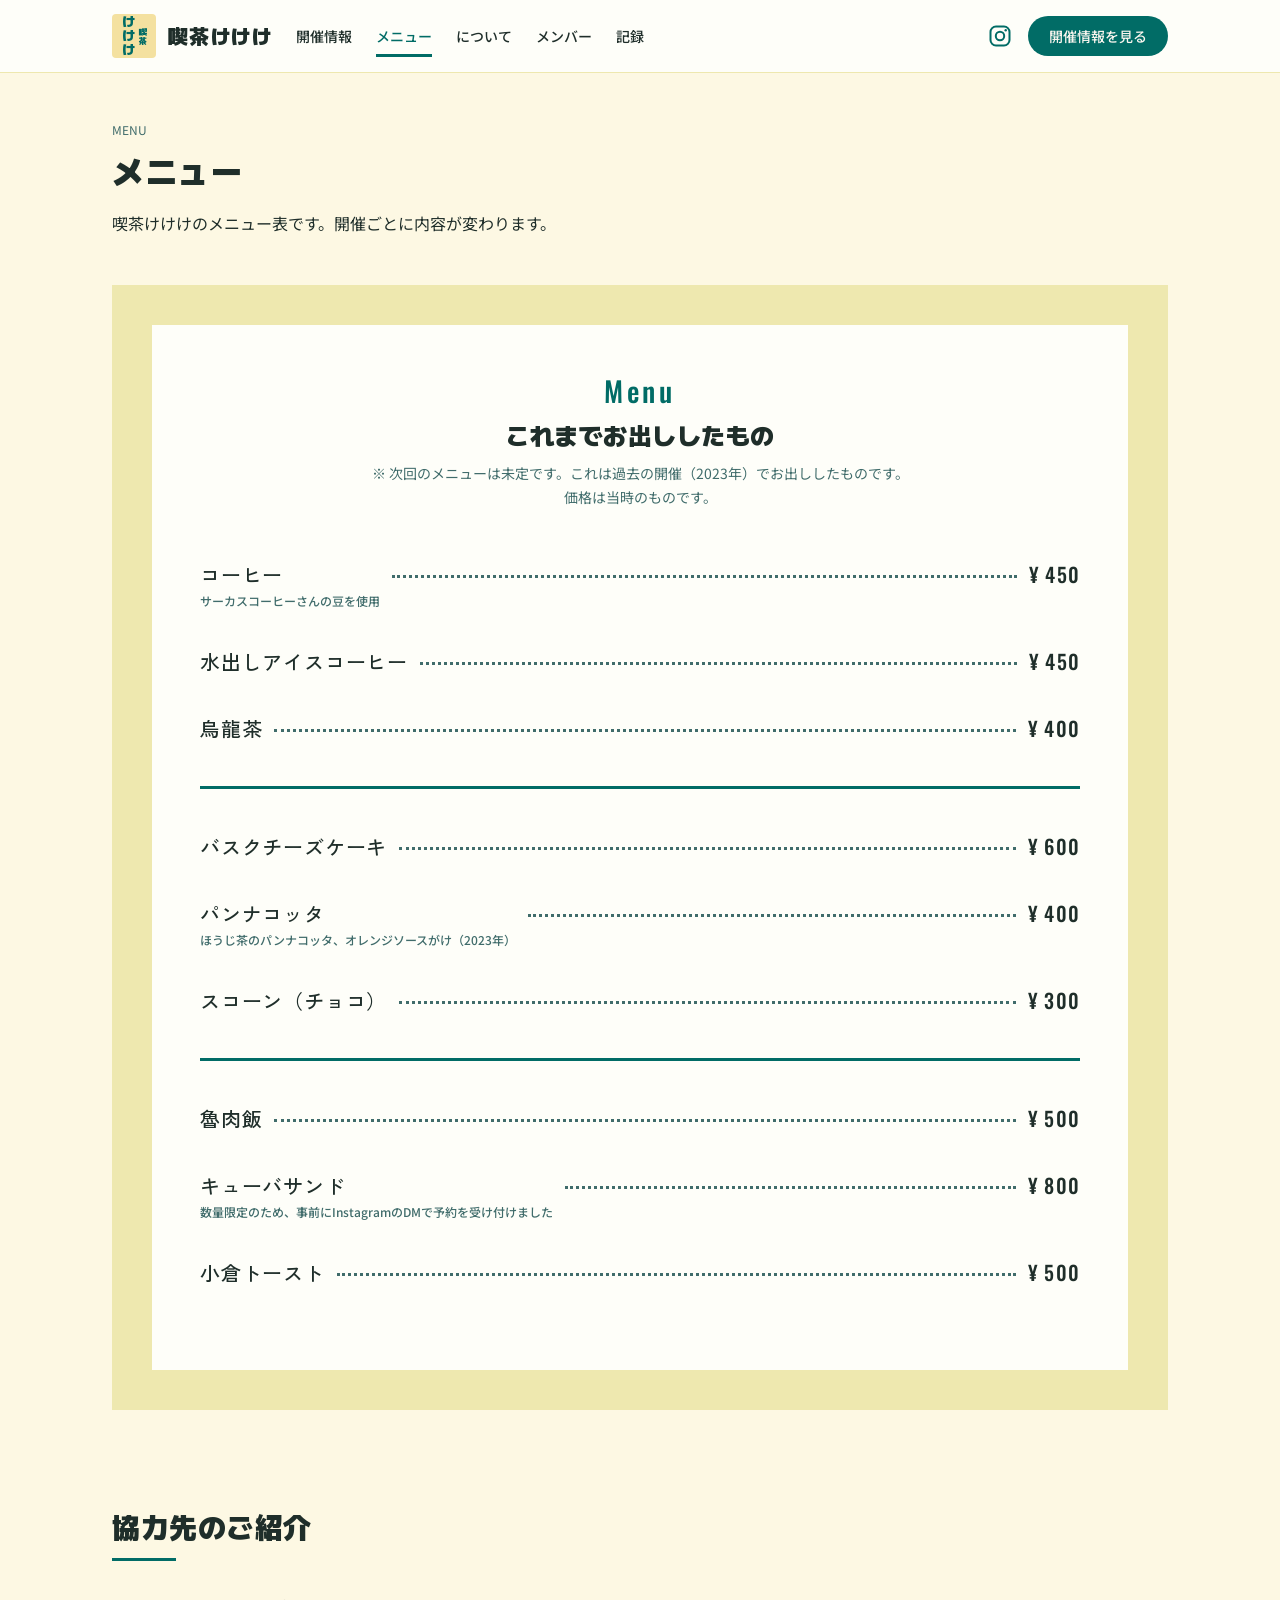
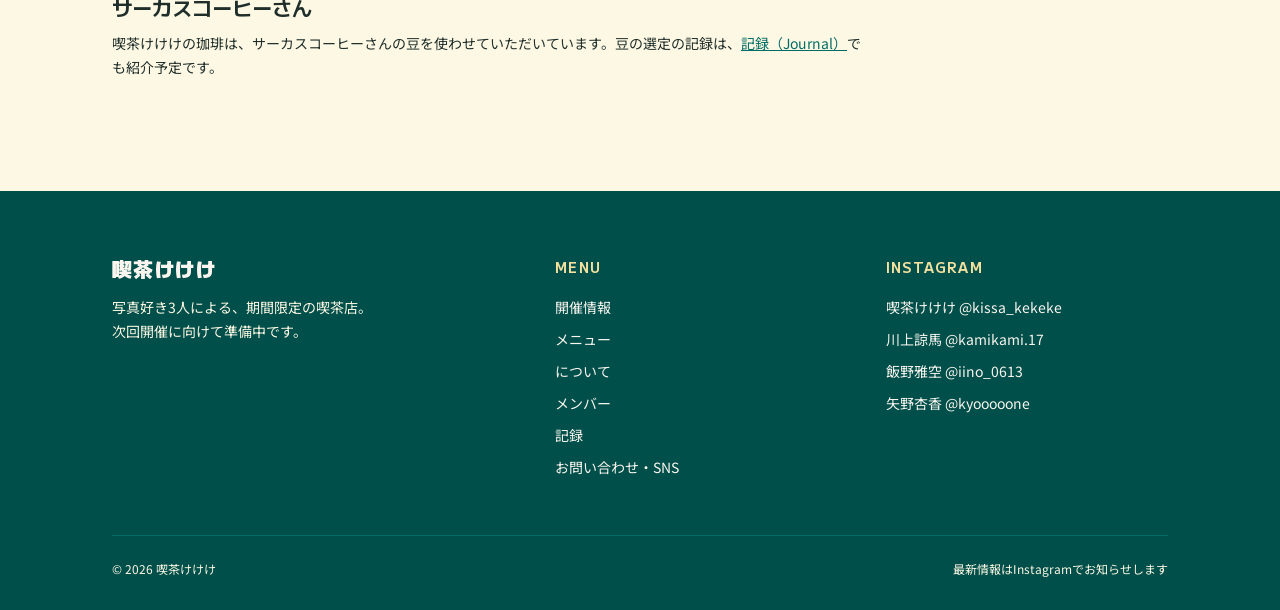
<file: menu.html>
<!DOCTYPE html>
<html lang="ja">
<head>
<meta charset="UTF-8">
<meta name="viewport" content="width=device-width, initial-scale=1.0">
<title>メニュー｜喫茶けけけ</title>
<meta name="description" content="喫茶けけけのメニュー。次回のメニューは未定のため、これまでお出ししたものを掲載しています（2023年開催時）。">
<link rel="preconnect" href="https://fonts.googleapis.com">
<link rel="preconnect" href="https://fonts.gstatic.com" crossorigin>
<link href="https://fonts.googleapis.com/css2?family=M+PLUS+1:wght@700;900&family=Noto+Sans+JP:wght@400;500;700&family=Oswald:wght@500&family=Shippori+Mincho:wght@500;700&family=Zen+Kaku+Gothic+New:wght@500;700&display=swap" rel="stylesheet">
<link rel="stylesheet" href="styles.css">
</head>
<body>

<header class="site-header">
  <div class="header-inner">
    <a class="logo" href="index.html" aria-label="喫茶けけけ トップページ">
      <span class="logo-mark" aria-hidden="true"><span class="logo-main">けけけ</span><span class="logo-sub">喫茶</span></span>
      <span class="logo-name">喫茶けけけ</span>
    </a>
    <nav class="global-nav" aria-label="グローバルナビゲーション">
      <ul>
        <li><a href="visit.html">開催情報</a></li>
        <li><a href="menu.html" aria-current="page">メニュー</a></li>
        <li><a href="about.html">について</a></li>
        <li><a href="members.html">メンバー</a></li>
        <li><a href="journal.html">記録</a></li>
      </ul>
    </nav>
    <div class="header-spacer" aria-hidden="true"></div>
    <div class="header-actions">
      <a class="header-ig" href="https://www.instagram.com/kissa_kekeke" target="_blank" rel="noopener" aria-label="喫茶けけけのInstagram（外部サイト）">
        <svg viewBox="0 0 24 24" fill="none" stroke="currentColor" stroke-width="2" aria-hidden="true"><rect x="2.5" y="2.5" width="19" height="19" rx="5.5"/><circle cx="12" cy="12" r="4.2"/><circle cx="17.7" cy="6.3" r="1.2" fill="currentColor" stroke="none"/></svg>
      </a>
      <a class="btn btn-primary btn-small" href="visit.html">開催情報を見る</a>
    </div>
    <button class="nav-toggle" type="button" aria-expanded="false" aria-controls="sp-menu" aria-label="メニューを開く">
      <span class="bar"></span><span class="bar"></span><span class="bar"></span>
    </button>
  </div>
  <nav class="sp-menu" id="sp-menu" aria-label="スマートフォン用メニュー">
    <ul>
      <li><a class="sp-link" href="visit.html">開催情報</a></li>
      <li><a class="sp-link" href="menu.html">メニュー</a></li>
      <li><a class="sp-link" href="about.html">について</a></li>
      <li><a class="sp-link" href="members.html">メンバー</a></li>
      <li><a class="sp-link" href="journal.html">記録</a></li>
      <li><a class="sp-link" href="contact.html">お問い合わせ・SNS</a></li>
    </ul>
    <a class="btn btn-primary" href="visit.html">開催情報を見る</a>
    <p class="external-note mt-24">最新情報は <a href="https://www.instagram.com/kissa_kekeke" target="_blank" rel="noopener">Instagram @kissa_kekeke</a> でお知らせします。</p>
  </nav>
</header>

<main>
  <div class="container">
    <div class="page-head">
      <span class="caption">MENU</span>
      <h1>メニュー</h1>
      <p class="page-lead">喫茶けけけのメニュー表です。開催ごとに内容が変わります。</p>
    </div>

    <!-- メニュー表：黄枠＋紙白（FramedPaper）、グループ分けは罫線のみ -->
    <div class="framed-paper">
      <div class="paper">
        <p class="menu-title-en" lang="en">Menu</p>
        <h2 class="menu-paper-title">これまでお出ししたもの</h2>
        <p class="menu-note">※ 次回のメニューは未定です。これは過去の開催（2023年）でお出ししたものです。<br>価格は当時のものです。</p>

        <ul class="menu-list">
          <li class="menu-row">
            <span class="menu-item-name">コーヒー<span class="menu-item-desc">サーカスコーヒーさんの豆を使用</span></span>
            <span class="menu-leader" aria-hidden="true"></span>
            <span class="menu-price">¥ 450</span>
          </li>
          <li class="menu-row">
            <span class="menu-item-name">水出しアイスコーヒー</span>
            <span class="menu-leader" aria-hidden="true"></span>
            <span class="menu-price">¥ 450</span>
          </li>
          <li class="menu-row">
            <span class="menu-item-name">烏龍茶</span>
            <span class="menu-leader" aria-hidden="true"></span>
            <span class="menu-price">¥ 400</span>
          </li>
        </ul>

        <hr class="menu-rule">

        <ul class="menu-list">
          <li class="menu-row">
            <span class="menu-item-name">バスクチーズケーキ</span>
            <span class="menu-leader" aria-hidden="true"></span>
            <span class="menu-price">¥ 600</span>
          </li>
          <li class="menu-row">
            <span class="menu-item-name">パンナコッタ<span class="menu-item-desc">ほうじ茶のパンナコッタ、オレンジソースがけ（2023年）</span></span>
            <span class="menu-leader" aria-hidden="true"></span>
            <span class="menu-price">¥ 400</span>
          </li>
          <li class="menu-row">
            <span class="menu-item-name">スコーン（チョコ）</span>
            <span class="menu-leader" aria-hidden="true"></span>
            <span class="menu-price">¥ 300</span>
          </li>
        </ul>

        <hr class="menu-rule">

        <ul class="menu-list">
          <li class="menu-row">
            <span class="menu-item-name">魯肉飯</span>
            <span class="menu-leader" aria-hidden="true"></span>
            <span class="menu-price">¥ 500</span>
          </li>
          <li class="menu-row">
            <span class="menu-item-name">キューバサンド<span class="menu-item-desc">数量限定のため、事前にInstagramのDMで予約を受け付けました</span></span>
            <span class="menu-leader" aria-hidden="true"></span>
            <span class="menu-price">¥ 800</span>
          </li>
          <li class="menu-row">
            <span class="menu-item-name">小倉トースト</span>
            <span class="menu-leader" aria-hidden="true"></span>
            <span class="menu-price">¥ 500</span>
          </li>
        </ul>
      </div>
    </div>

    <section class="section" aria-labelledby="sec-partner">
      <div class="section-head">
        <h2 class="section-title" id="sec-partner">協力先のご紹介</h2>
      </div>
      <div class="content-narrow" style="margin:0; padding:0;">
        <h3 class="h3" style="margin-bottom:8px;">サーカスコーヒーさん</h3>
        <p>喫茶けけけの珈琲は、サーカスコーヒーさんの豆を使わせていただいています。豆の選定の記録は、<a href="journal.html">記録（Journal）</a>でも紹介予定です。</p>
      </div>
    </section>
  </div>
</main>

<footer class="site-footer">
  <div class="container">
    <div class="footer-inner">
      <div class="footer-brand">
        <span class="logo-name">喫茶けけけ</span>
        <p>写真好き3人による、期間限定の喫茶店。<br>次回開催に向けて準備中です。</p>
      </div>
      <nav aria-label="フッターナビゲーション">
        <p class="footer-title">MENU</p>
        <ul>
          <li><a href="visit.html">開催情報</a></li>
          <li><a href="menu.html">メニュー</a></li>
          <li><a href="about.html">について</a></li>
          <li><a href="members.html">メンバー</a></li>
          <li><a href="journal.html">記録</a></li>
          <li><a href="contact.html">お問い合わせ・SNS</a></li>
        </ul>
      </nav>
      <div>
        <p class="footer-title">INSTAGRAM</p>
        <ul>
          <li><a href="https://www.instagram.com/kissa_kekeke" target="_blank" rel="noopener">喫茶けけけ @kissa_kekeke</a></li>
          <li><a href="https://www.instagram.com/kamikami.17" target="_blank" rel="noopener">川上諒馬 @kamikami.17</a></li>
          <li><a href="https://www.instagram.com/iino_0613" target="_blank" rel="noopener">飯野雅空 @iino_0613</a></li>
          <li><a href="https://www.instagram.com/kyooooone" target="_blank" rel="noopener">矢野杏香 @kyooooone</a></li>
        </ul>
      </div>
    </div>
    <div class="footer-bottom">
      <span>© <span id="year">2026</span> 喫茶けけけ</span>
      <span>最新情報はInstagramでお知らせします</span>
    </div>
  </div>
</footer>

<script src="script.js"></script>
</body>
</html>
</file>
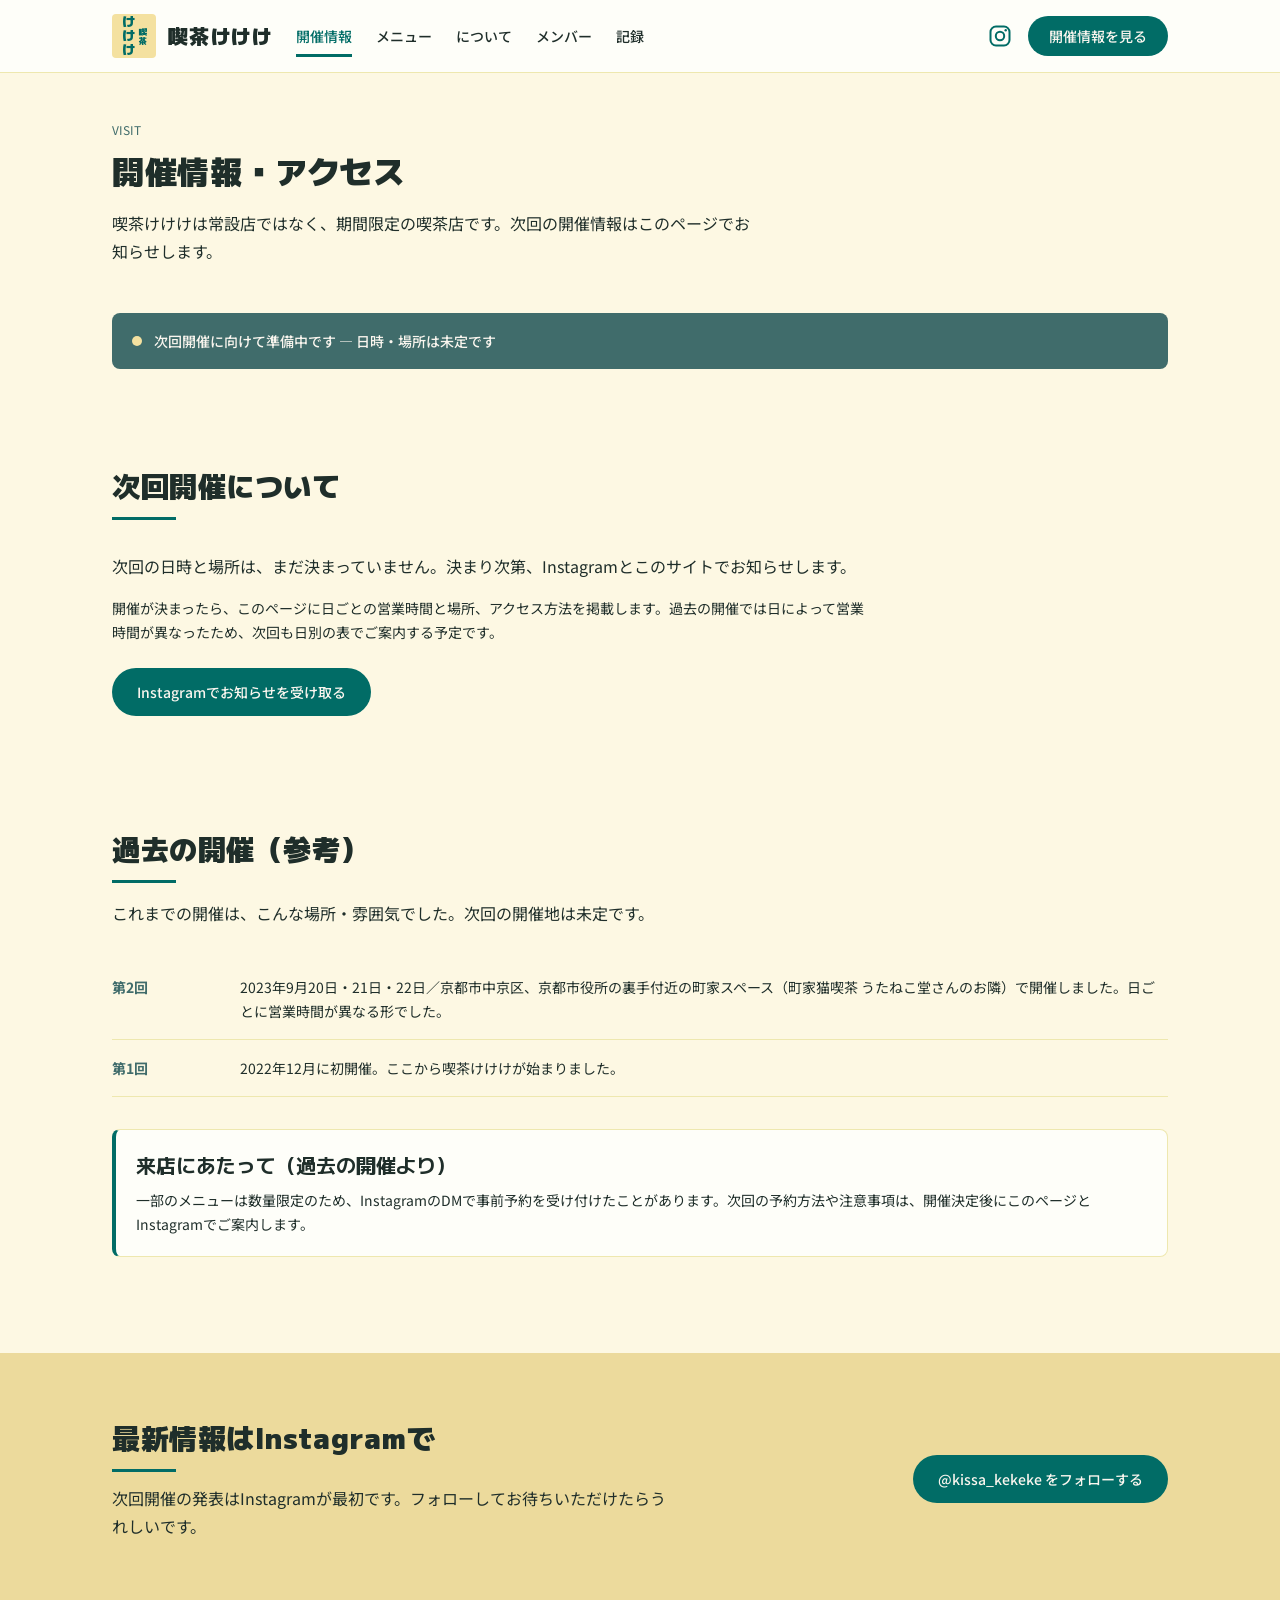
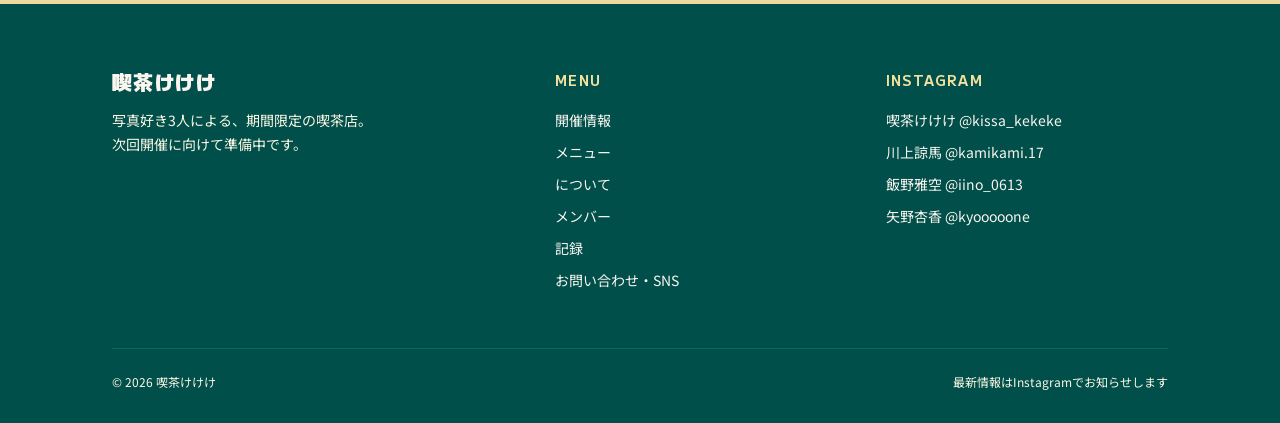
<file: visit.html>
<!DOCTYPE html>
<html lang="ja">
<head>
<meta charset="UTF-8">
<meta name="viewport" content="width=device-width, initial-scale=1.0">
<title>開催情報｜喫茶けけけ</title>
<meta name="description" content="喫茶けけけの開催情報・アクセス。次回開催は準備中です。日時・場所が決まり次第、Instagramとこのサイトでお知らせします。">
<link rel="preconnect" href="https://fonts.googleapis.com">
<link rel="preconnect" href="https://fonts.gstatic.com" crossorigin>
<link href="https://fonts.googleapis.com/css2?family=M+PLUS+1:wght@700;900&family=Noto+Sans+JP:wght@400;500;700&family=Oswald:wght@500&family=Shippori+Mincho:wght@500;700&family=Zen+Kaku+Gothic+New:wght@500;700&display=swap" rel="stylesheet">
<link rel="stylesheet" href="styles.css">
</head>
<body>

<header class="site-header">
  <div class="header-inner">
    <a class="logo" href="index.html" aria-label="喫茶けけけ トップページ">
      <span class="logo-mark" aria-hidden="true"><span class="logo-main">けけけ</span><span class="logo-sub">喫茶</span></span>
      <span class="logo-name">喫茶けけけ</span>
    </a>
    <nav class="global-nav" aria-label="グローバルナビゲーション">
      <ul>
        <li><a href="visit.html" aria-current="page">開催情報</a></li>
        <li><a href="menu.html">メニュー</a></li>
        <li><a href="about.html">について</a></li>
        <li><a href="members.html">メンバー</a></li>
        <li><a href="journal.html">記録</a></li>
      </ul>
    </nav>
    <div class="header-spacer" aria-hidden="true"></div>
    <div class="header-actions">
      <a class="header-ig" href="https://www.instagram.com/kissa_kekeke" target="_blank" rel="noopener" aria-label="喫茶けけけのInstagram（外部サイト）">
        <svg viewBox="0 0 24 24" fill="none" stroke="currentColor" stroke-width="2" aria-hidden="true"><rect x="2.5" y="2.5" width="19" height="19" rx="5.5"/><circle cx="12" cy="12" r="4.2"/><circle cx="17.7" cy="6.3" r="1.2" fill="currentColor" stroke="none"/></svg>
      </a>
      <a class="btn btn-primary btn-small" href="visit.html" aria-current="page">開催情報を見る</a>
    </div>
    <button class="nav-toggle" type="button" aria-expanded="false" aria-controls="sp-menu" aria-label="メニューを開く">
      <span class="bar"></span><span class="bar"></span><span class="bar"></span>
    </button>
  </div>
  <nav class="sp-menu" id="sp-menu" aria-label="スマートフォン用メニュー">
    <ul>
      <li><a class="sp-link" href="visit.html">開催情報</a></li>
      <li><a class="sp-link" href="menu.html">メニュー</a></li>
      <li><a class="sp-link" href="about.html">について</a></li>
      <li><a class="sp-link" href="members.html">メンバー</a></li>
      <li><a class="sp-link" href="journal.html">記録</a></li>
      <li><a class="sp-link" href="contact.html">お問い合わせ・SNS</a></li>
    </ul>
    <a class="btn btn-primary" href="visit.html">開催情報を見る</a>
    <p class="external-note mt-24">最新情報は <a href="https://www.instagram.com/kissa_kekeke" target="_blank" rel="noopener">Instagram @kissa_kekeke</a> でお知らせします。</p>
  </nav>
</header>

<main>
  <div class="container">
    <div class="page-head">
      <span class="caption">VISIT</span>
      <h1>開催情報・アクセス</h1>
      <p class="page-lead">喫茶けけけは常設店ではなく、期間限定の喫茶店です。次回の開催情報はこのページでお知らせします。</p>
    </div>

    <div class="status-banner" role="status">
      <span class="status-dot" aria-hidden="true"></span>
      <span>次回開催に向けて準備中です — 日時・場所は未定です</span>
    </div>

    <section class="section" aria-labelledby="sec-next" style="padding-bottom:0;">
      <div class="section-head">
        <h2 class="section-title" id="sec-next">次回開催について</h2>
      </div>
      <div class="content-narrow" style="margin:0; padding:0;">
        <p class="body-large">次回の日時と場所は、まだ決まっていません。決まり次第、Instagramとこのサイトでお知らせします。</p>
        <p>開催が決まったら、このページに日ごとの営業時間と場所、アクセス方法を掲載します。過去の開催では日によって営業時間が異なったため、次回も日別の表でご案内する予定です。</p>
        <!-- 開催決定時（状態B）: ここに日別営業時間テーブル（HoursTable）と場所・アクセス情報を差し込む -->
        <p class="mt-24"><a class="btn btn-primary" href="https://www.instagram.com/kissa_kekeke" target="_blank" rel="noopener">Instagramでお知らせを受け取る</a></p>
      </div>
    </section>

    <section class="section" aria-labelledby="sec-past">
      <div class="section-head">
        <h2 class="section-title" id="sec-past">過去の開催（参考）</h2>
        <p class="section-lead">これまでの開催は、こんな場所・雰囲気でした。次回の開催地は未定です。</p>
      </div>
      <dl class="info-list">
        <div>
          <dt>第2回</dt>
          <dd>2023年9月20日・21日・22日／京都市中京区、京都市役所の裏手付近の町家スペース（町家猫喫茶 うたねこ堂さんのお隣）で開催しました。日ごとに営業時間が異なる形でした。</dd>
        </div>
        <div>
          <dt>第1回</dt>
          <dd>2022年12月に初開催。ここから喫茶けけけが始まりました。</dd>
        </div>
      </dl>
      <div class="notice-box mt-32">
        <h3>来店にあたって（過去の開催より）</h3>
        <p>一部のメニューは数量限定のため、InstagramのDMで事前予約を受け付けたことがあります。次回の予約方法や注意事項は、開催決定後にこのページとInstagramでご案内します。</p>
      </div>
    </section>
  </div>

  <section class="band" aria-labelledby="sec-ig">
    <div class="container band-inner">
      <div>
        <h2 class="section-title" id="sec-ig">最新情報はInstagramで</h2>
        <p>次回開催の発表はInstagramが最初です。フォローしてお待ちいただけたらうれしいです。</p>
      </div>
      <a class="btn btn-primary" href="https://www.instagram.com/kissa_kekeke" target="_blank" rel="noopener">@kissa_kekeke をフォローする</a>
    </div>
  </section>
</main>

<footer class="site-footer">
  <div class="container">
    <div class="footer-inner">
      <div class="footer-brand">
        <span class="logo-name">喫茶けけけ</span>
        <p>写真好き3人による、期間限定の喫茶店。<br>次回開催に向けて準備中です。</p>
      </div>
      <nav aria-label="フッターナビゲーション">
        <p class="footer-title">MENU</p>
        <ul>
          <li><a href="visit.html">開催情報</a></li>
          <li><a href="menu.html">メニュー</a></li>
          <li><a href="about.html">について</a></li>
          <li><a href="members.html">メンバー</a></li>
          <li><a href="journal.html">記録</a></li>
          <li><a href="contact.html">お問い合わせ・SNS</a></li>
        </ul>
      </nav>
      <div>
        <p class="footer-title">INSTAGRAM</p>
        <ul>
          <li><a href="https://www.instagram.com/kissa_kekeke" target="_blank" rel="noopener">喫茶けけけ @kissa_kekeke</a></li>
          <li><a href="https://www.instagram.com/kamikami.17" target="_blank" rel="noopener">川上諒馬 @kamikami.17</a></li>
          <li><a href="https://www.instagram.com/iino_0613" target="_blank" rel="noopener">飯野雅空 @iino_0613</a></li>
          <li><a href="https://www.instagram.com/kyooooone" target="_blank" rel="noopener">矢野杏香 @kyooooone</a></li>
        </ul>
      </div>
    </div>
    <div class="footer-bottom">
      <span>© <span id="year">2026</span> 喫茶けけけ</span>
      <span>最新情報はInstagramでお知らせします</span>
    </div>
  </div>
</footer>

<script src="script.js"></script>
</body>
</html>
</file>
<file: styles.css>
/* ============================================================
   喫茶けけけ styles.css
   デザイントークン: design-system/tokens/*.json から CSS変数化
   色は緑・黄・紙白が主役。赤は画面に一点だけ（原則P2）。
   ============================================================ */

:root {
  /* --- primitives: brand（実測値） --- */
  --brand-yellow: #ECDA9C;
  --brand-yellow-bright: #F4E1A0;
  --brand-yellow-pale: #EEE8AF;
  --brand-yellow-light: #FDF8E3;
  --brand-green: #016C66;
  --brand-green-dark: #014F4A;
  --brand-green-mid: #406C6B;
  --brand-green-muted: #708E8E;
  --brand-green-pale: #96AFAD;
  --brand-red: #DC4E4D;
  --brand-red-dark: #C04543;
  --brand-paper: #FEFEF9;
  --brand-green-black: #1F2E2A;
  --cream-50: #FAF6EF;

  /* --- semantic --- */
  --color-bg-primary: var(--brand-yellow-light);
  --color-bg-secondary: var(--brand-yellow-pale);
  --color-bg-band: var(--brand-yellow);
  --color-surface: var(--brand-paper);
  --color-text-primary: var(--brand-green-black);
  --color-text-secondary: var(--brand-green-mid);
  --color-text-muted: var(--brand-green-muted); /* 補足・大きな文字専用（a11yルール2） */
  --color-text-inverse: var(--cream-50);
  --color-border: var(--brand-yellow-pale);
  --color-border-strong: var(--brand-green);
  --color-accent: var(--brand-green);
  --color-accent-hover: var(--brand-green-dark);
  --color-status-preparing: var(--brand-green-mid);
  --color-status-open: var(--brand-red);
  --color-red-dark: var(--brand-red-dark);

  /* --- spacing scale（4pxグリッド） --- */
  --space-4: 4px;  --space-8: 8px;   --space-12: 12px; --space-16: 16px;
  --space-24: 24px; --space-32: 32px; --space-48: 48px; --space-64: 64px;
  --space-96: 96px;

  /* --- size / radius / shadow --- */
  --container-max: 1120px;
  --content-max: 760px;
  --header-height: 72px;
  --radius-4: 4px; --radius-8: 8px; --radius-12: 12px; --radius-pill: 999px;
  --shadow-card: 0 4px 16px rgba(46, 33, 23, 0.14);

  /* --- motion --- */
  --duration-quick: 120ms;
  --duration-base: 200ms;
  --duration-slow: 320ms;
  --easing: cubic-bezier(0.25, 0.1, 0.25, 1);

  /* --- fonts --- */
  --font-gothic-black: "M PLUS 1", "Noto Sans JP", sans-serif;
  --font-sans: "Noto Sans JP", sans-serif;
  --font-mincho: "Shippori Mincho", "Hiragino Mincho ProN", serif;
  --font-menu: "Zen Kaku Gothic New", "Noto Sans JP", sans-serif;
  --font-condensed: "Oswald", "Zen Kaku Gothic New", sans-serif;
}

/* --- base --- */
*, *::before, *::after { box-sizing: border-box; }
html { scroll-behavior: smooth; }
body {
  margin: 0;
  background: var(--color-bg-primary);
  color: var(--color-text-primary);
  font-family: var(--font-sans);
  font-size: 14px;
  line-height: 24px;
  -webkit-font-smoothing: antialiased;
}
img { max-width: 100%; display: block; }
a { color: var(--color-accent); }
a:hover { color: var(--color-accent-hover); }
:focus-visible {
  outline: 2px solid var(--color-accent);
  outline-offset: 2px;
}
::selection { background: var(--brand-yellow); }

.container {
  max-width: var(--container-max);
  margin: 0 auto;
  padding: 0 20px;
}
@media (min-width: 768px) { .container { padding: 0 32px; } }

.content-narrow {
  max-width: var(--content-max);
  margin: 0 auto;
  padding: 0 20px;
}

/* --- typography roles --- */
.display {
  font-family: var(--font-gothic-black);
  font-weight: 900;
  font-size: 40px;
  line-height: 56px;
  letter-spacing: 0.02em;
}
h1, .h1 {
  font-family: var(--font-gothic-black);
  font-weight: 900;
  font-size: 32px;
  line-height: 46px;
  letter-spacing: 0.02em;
  margin: 0;
}
h2, .h2 {
  font-family: var(--font-gothic-black);
  font-weight: 900;
  font-size: 24px;
  line-height: 36px;
  letter-spacing: 0.02em;
  margin: 0;
}
h3, .h3 {
  font-family: var(--font-gothic-black);
  font-weight: 700;
  font-size: 20px;
  line-height: 30px;
  margin: 0;
}
.body-large { font-size: 16px; line-height: 28px; }
.caption { font-size: 12px; line-height: 18px; color: var(--color-text-secondary); }
p { margin: 0 0 var(--space-16); }

/* セクション見出し（patterns: 28px太ゴシック＋緑の罫64px） */
.section { padding: var(--space-64) 0; }
@media (min-width: 768px) { .section { padding: var(--space-96) 0; } }
.section-head { margin-bottom: var(--space-32); }
.section-title {
  font-family: var(--font-gothic-black);
  font-weight: 900;
  font-size: 28px;
  line-height: 40px;
  letter-spacing: 0.02em;
}
.section-title::after {
  content: "";
  display: block;
  width: 64px;
  height: 3px;
  background: var(--color-accent);
  margin-top: var(--space-12);
}
.section-lead { margin-top: var(--space-16); font-size: 16px; line-height: 28px; max-width: 640px; }
.section-more { margin-top: var(--space-32); }

/* ページ見出し（下層ページ） */
.page-head { padding: var(--space-48) 0 var(--space-32); }
.page-head .caption { margin-bottom: var(--space-8); display: block; }
.page-lead { margin-top: var(--space-16); font-size: 16px; line-height: 28px; max-width: 640px; }

/* --- buttons --- */
.btn {
  display: inline-flex;
  align-items: center;
  justify-content: center;
  height: 48px;
  padding: 0 24px;
  border-radius: var(--radius-pill);
  font-family: var(--font-sans);
  font-weight: 500;
  font-size: 14px;
  line-height: 24px;
  text-decoration: none;
  border: 1px solid transparent;
  cursor: pointer;
  transition: background-color var(--duration-base) var(--easing),
              color var(--duration-base) var(--easing),
              border-color var(--duration-base) var(--easing);
}
.btn-primary { background: var(--color-accent); color: var(--color-text-inverse); }
.btn-primary:hover { background: var(--color-accent-hover); color: var(--color-text-inverse); }
.btn-secondary {
  background: var(--color-surface);
  color: var(--color-accent);
  border-color: var(--color-border-strong);
  padding: 0 25px;
}
.btn-secondary:hover { color: var(--color-accent-hover); border-color: var(--color-accent-hover); }
.btn-small { height: 40px; padding: 0 20px; }

/* --- tag --- */
.tag {
  display: inline-flex;
  align-items: center;
  height: 28px;
  padding: 0 12px;
  border-radius: var(--radius-pill);
  background: var(--color-bg-secondary);
  color: var(--color-text-secondary);
  font-size: 12px;
  font-weight: 700;
  line-height: 16px;
  letter-spacing: 0.05em;
}

/* --- status banner --- */
.status-banner {
  display: flex;
  align-items: center;
  gap: var(--space-12);
  min-height: 56px;
  padding: 14px 20px;
  border-radius: var(--radius-8);
  background: var(--color-status-preparing);
  color: var(--color-text-inverse);
  font-size: 14px;
  line-height: 24px;
  font-weight: 500;
}
.status-banner .status-dot {
  flex: none;
  width: 10px; height: 10px;
  border-radius: 50%;
  background: var(--brand-yellow-bright);
}

/* --- header --- */
.site-header {
  position: sticky;
  top: 0;
  z-index: 50;
  background: var(--color-surface);
  border-bottom: 1px solid var(--color-border);
}
.header-inner {
  max-width: var(--container-max);
  margin: 0 auto;
  padding: 0 20px;
  height: var(--header-height);
  display: flex;
  align-items: center;
  gap: var(--space-24);
}
@media (min-width: 768px) { .header-inner { padding: 0 32px; } }
.logo {
  display: inline-flex;
  align-items: center;
  gap: var(--space-12);
  text-decoration: none;
  color: var(--color-text-primary);
  flex: none;
}
.logo:hover { color: var(--color-text-primary); }
.logo-mark {
  width: 44px; height: 44px;
  background: var(--brand-yellow-bright);
  border-radius: var(--radius-4);
  display: flex;
  align-items: center;
  justify-content: center;
  gap: 2px;
}
.logo-mark .logo-main {
  writing-mode: vertical-rl;
  font-family: var(--font-gothic-black);
  font-weight: 900;
  font-size: 13px;
  line-height: 1.05;
  letter-spacing: 0.08em;
  color: var(--brand-green);
}
.logo-mark .logo-sub {
  writing-mode: vertical-rl;
  font-family: var(--font-gothic-black);
  font-weight: 900;
  font-size: 8px;
  line-height: 1.1;
  letter-spacing: 0.1em;
  color: var(--brand-green);
}
.logo-name {
  font-family: var(--font-gothic-black);
  font-weight: 900;
  font-size: 20px;
  line-height: 28px;
  letter-spacing: 0.04em;
}
.global-nav { display: none; }
@media (min-width: 1024px) {
  .global-nav { display: block; margin-left: auto; }
}
.global-nav ul {
  display: flex;
  gap: var(--space-24);
  list-style: none;
  margin: 0; padding: 0;
}
.global-nav a {
  color: var(--color-text-primary);
  text-decoration: none;
  font-weight: 500;
  font-size: 14px;
  padding: var(--space-8) 0;
  border-bottom: 3px solid transparent;
  transition: color var(--duration-quick) var(--easing),
              border-color var(--duration-quick) var(--easing);
}
.global-nav a:hover { color: var(--color-accent); }
.global-nav a[aria-current="page"] { border-bottom-color: var(--color-accent); color: var(--color-accent); }
.header-actions {
  display: none;
  align-items: center;
  gap: var(--space-16);
  margin-left: auto;
}
@media (min-width: 1024px) { .header-actions { display: flex; } .global-nav { margin-left: 0; } .header-spacer { flex: 1; } }
.header-ig {
  display: inline-flex;
  color: var(--color-accent);
  transition: color var(--duration-quick) var(--easing);
}
.header-ig:hover { color: var(--color-accent-hover); }
.header-ig svg { width: 24px; height: 24px; }

/* ハンバーガー（SP） */
.nav-toggle {
  margin-left: auto;
  width: 48px; height: 48px;
  border: none;
  background: transparent;
  cursor: pointer;
  display: inline-flex;
  flex-direction: column;
  align-items: center;
  justify-content: center;
  gap: 7px;
  border-radius: var(--radius-8);
}
@media (min-width: 1024px) { .nav-toggle { display: none; } }
.nav-toggle .bar {
  display: block;
  width: 26px; height: 3px;
  background: var(--brand-green);
  border-radius: 2px;
  transition: opacity var(--duration-quick) var(--easing);
}
.sp-menu {
  display: none;
  background: var(--color-surface);
  border-bottom: 3px solid var(--color-border-strong);
  padding: var(--space-24) 20px var(--space-32);
}
.sp-menu.open { display: block; }
.sp-menu ul { list-style: none; margin: 0 0 var(--space-24); padding: 0; }
.sp-menu li { border-bottom: 1px solid var(--color-border); }
.sp-menu a.sp-link {
  display: block;
  padding: var(--space-16) 0;
  font-family: var(--font-gothic-black);
  font-weight: 900;
  font-size: 24px;
  line-height: 36px;
  color: var(--brand-green);
  text-decoration: none;
}
.sp-menu a.sp-link:hover { color: var(--color-accent-hover); }

/* --- footer --- */
.site-footer {
  background: var(--brand-green-dark);
  color: var(--color-text-inverse);
  margin-top: 0;
  padding: var(--space-64) 0 var(--space-32);
}
.footer-inner { display: grid; gap: var(--space-32); }
@media (min-width: 768px) {
  .footer-inner { grid-template-columns: 1.4fr 1fr 1fr; gap: var(--space-48); }
}
.footer-brand .logo-name { color: var(--color-text-inverse); }
.footer-brand p { color: var(--brand-yellow-light); margin-top: var(--space-12); }
.footer-title {
  font-family: var(--font-gothic-black);
  font-weight: 700;
  font-size: 14px;
  letter-spacing: 0.08em;
  margin-bottom: var(--space-16);
  color: var(--brand-yellow-bright);
}
.site-footer ul { list-style: none; margin: 0; padding: 0; }
.site-footer li { margin-bottom: var(--space-8); }
.site-footer a {
  color: var(--color-text-inverse);
  text-decoration: none;
  transition: color var(--duration-quick) var(--easing);
}
.site-footer a:hover { color: var(--brand-yellow-bright); text-decoration: underline; }
.footer-bottom {
  margin-top: var(--space-48);
  padding-top: var(--space-24);
  border-top: 1px solid var(--brand-green);
  font-size: 12px;
  line-height: 18px;
  color: var(--brand-yellow-light);
  display: flex;
  flex-wrap: wrap;
  gap: var(--space-8) var(--space-24);
  justify-content: space-between;
}

/* --- hero --- */
.hero {
  background: var(--color-bg-band);
  padding: var(--space-48) 0 var(--space-64);
}
@media (min-width: 768px) { .hero { padding: var(--space-64) 0 var(--space-96); } }
.hero-grid { display: grid; gap: var(--space-32); align-items: center; }
@media (min-width: 1024px) { .hero-grid { grid-template-columns: 1.05fr 1fr; gap: var(--space-48); } }
.hero-eyebrow {
  display: inline-flex;
  align-items: center;
  gap: var(--space-8);
  font-weight: 700;
  letter-spacing: 0.1em;
  font-size: 12px;
  color: var(--brand-green-dark);
  margin-bottom: var(--space-16);
}
.hero-eyebrow .daruma-dot {
  width: 12px; height: 12px;
  border-radius: 50%;
  background: var(--brand-red); /* 赤は画面に一点だけ：このドットのみ */
  flex: none;
}
.hero-title {
  font-family: var(--font-gothic-black);
  font-weight: 900;
  font-size: clamp(44px, 9vw, 76px);
  line-height: 1.18;
  letter-spacing: 0.03em;
  color: var(--brand-green-dark);
  margin: 0 0 var(--space-16);
}
.hero-lead {
  font-size: 16px;
  line-height: 28px;
  color: var(--color-text-primary);
  max-width: 520px;
  margin-bottom: var(--space-24);
}
.hero .status-banner { max-width: 640px; }
.hero-note { margin-top: var(--space-12); font-size: 12px; line-height: 18px; color: var(--brand-green-dark); }
.hero-actions { margin-top: var(--space-24); display: flex; flex-wrap: wrap; gap: var(--space-12); }

/* 写真フレーム（PhotoFrame: 緑枠4px＋キャプション） */
.photo-frame { margin: 0; }
.photo-frame .frame-img {
  border: 4px solid var(--color-border-strong);
  background: var(--color-bg-secondary);
  overflow: hidden;
}
.photo-frame img { width: 100%; height: 100%; object-fit: cover; }
.photo-frame figcaption {
  font-family: var(--font-mincho);
  font-weight: 700;
  font-size: 14px;
  line-height: 24px;
  margin-top: var(--space-12);
  color: var(--color-text-primary);
}
.ratio-hero { aspect-ratio: 4 / 3; }
.ratio-card { aspect-ratio: 300 / 190; }
.ratio-journal { aspect-ratio: 300 / 170; }
.ratio-wide { aspect-ratio: 16 / 9; }
img.is-missing { opacity: 0; }

/* --- cards --- */
.card-grid { display: grid; gap: var(--space-24); grid-template-columns: 1fr; }
@media (min-width: 768px) { .card-grid { grid-template-columns: repeat(2, 1fr); } }
@media (min-width: 1024px) { .card-grid.cols-3 { grid-template-columns: repeat(3, 1fr); } .card-grid.cols-4 { grid-template-columns: repeat(2, 1fr); } }
@media (min-width: 1280px) { .card-grid.cols-4 { grid-template-columns: repeat(4, 1fr); } }
.card {
  background: var(--color-surface);
  border: 1px solid var(--color-border);
  border-radius: var(--radius-12);
  padding: 20px;
  display: flex;
  flex-direction: column;
  transition: box-shadow var(--duration-base) var(--easing);
}
.card:hover { box-shadow: var(--shadow-card); }
.card-photo {
  background: var(--color-bg-secondary);
  margin-bottom: 10px;
  overflow: hidden;
}
.card-photo img { width: 100%; height: 100%; object-fit: cover; }
.card-title {
  font-family: var(--font-gothic-black);
  font-weight: 700;
  font-size: 20px;
  line-height: 30px;
  margin: 0 0 var(--space-8);
}
.card-title a { color: var(--color-text-primary); text-decoration: none; }
.card-title a:hover { color: var(--color-accent); }
.card-body { font-size: 14px; line-height: 24px; margin: 0 0 var(--space-12); }
.card-meta .price, .card-meta span.price {
  font-family: var(--font-condensed);
  letter-spacing: 0.04em;
}
.card-meta {
  margin-top: auto;
  font-size: 12px;
  line-height: 18px;
  color: var(--color-text-secondary);
  display: flex;
  flex-wrap: wrap;
  gap: var(--space-4) var(--space-12);
  align-items: center;
}
.card .tag { margin-bottom: var(--space-12); align-self: flex-start; }
.member-role {
  font-weight: 700;
  color: var(--color-text-secondary);
  margin-bottom: var(--space-8);
}
.member-facts { margin: 0 0 var(--space-12); font-size: 14px; line-height: 24px; }
.member-facts div { display: flex; gap: var(--space-8); }
.member-facts dt { flex: none; font-weight: 700; color: var(--color-text-secondary); }
.member-facts dd { margin: 0; }

/* --- band（Instagram導線など） --- */
.band {
  background: var(--color-bg-band);
  padding: var(--space-64) 0;
}
.band-inner { display: grid; gap: var(--space-24); align-items: center; }
@media (min-width: 768px) { .band-inner { grid-template-columns: 1fr auto; } }
.band p { font-size: 16px; line-height: 28px; margin: var(--space-12) 0 0; max-width: 560px; }

/* --- framed paper（メニュー表） --- */
.framed-paper {
  background: var(--color-bg-secondary);
  padding: 20px;
}
@media (min-width: 768px) { .framed-paper { padding: 40px; } }
.framed-paper .paper {
  background: var(--color-surface);
  padding: var(--space-32) 20px var(--space-48);
}
@media (min-width: 768px) { .framed-paper .paper { padding: var(--space-48) var(--space-48) var(--space-64); } }
.menu-title-en {
  font-family: var(--font-condensed);
  font-weight: 500;
  font-size: 28px;
  line-height: 36px;
  letter-spacing: 0.14em;
  text-align: center;
  color: var(--brand-green);
  margin-bottom: var(--space-8);
}
.menu-paper-title {
  text-align: center;
  font-family: var(--font-gothic-black);
  font-weight: 900;
  font-size: 24px;
  line-height: 36px;
  margin-bottom: var(--space-8);
}
.menu-note {
  text-align: center;
  font-size: 14px;
  line-height: 24px;
  color: var(--color-text-secondary);
  margin-bottom: var(--space-32);
}
.menu-list { list-style: none; margin: 0; padding: 0; }
.menu-row {
  display: flex;
  align-items: baseline;
  gap: var(--space-12);
  padding: 14px 0;
}
.menu-item-name {
  font-family: var(--font-menu);
  font-weight: 500;
  font-size: 17px;
  line-height: 26px;
  letter-spacing: 0.04em;
}
.menu-item-desc {
  display: block;
  font-family: var(--font-sans);
  font-size: 12px;
  line-height: 18px;
  letter-spacing: 0;
  color: var(--color-text-secondary);
  margin-top: 2px;
}
.menu-leader {
  flex: 1;
  border-bottom: 3px dotted var(--brand-green-mid);
  transform: translateY(-5px);
  min-width: 24px;
}
.menu-price {
  font-family: var(--font-condensed);
  font-weight: 500;
  font-size: 17px;
  line-height: 26px;
  letter-spacing: 0.06em;
  white-space: nowrap;
}
.menu-rule {
  border: none;
  border-top: 3px solid var(--brand-green);
  margin: var(--space-24) 0;
}
@media (min-width: 768px) {
  .menu-item-name, .menu-price { font-size: 20px; line-height: 30px; }
  .menu-row { padding: 18px 0; }
}

/* --- 情報テーブル（visit等） --- */
.info-list { margin: 0; }
.info-list div {
  display: grid;
  grid-template-columns: 112px 1fr;
  gap: var(--space-16);
  padding: var(--space-16) 0;
  border-bottom: 1px solid var(--color-border);
}
.info-list dt { font-weight: 700; color: var(--color-text-secondary); }
.info-list dd { margin: 0; }
.notice-box {
  background: var(--color-surface);
  border: 1px solid var(--color-border);
  border-left: 4px solid var(--color-accent);
  border-radius: var(--radius-8);
  padding: 20px;
}
.notice-box h3 { margin-bottom: var(--space-8); }
.notice-box p:last-child { margin-bottom: 0; }

/* --- journal --- */
.filter-bar { display: flex; flex-wrap: wrap; gap: var(--space-8); margin-bottom: var(--space-32); }
.filter-btn {
  height: 36px;
  padding: 0 16px;
  border-radius: var(--radius-pill);
  border: 1px solid var(--color-border-strong);
  background: var(--color-surface);
  color: var(--color-accent);
  font-family: var(--font-sans);
  font-weight: 500;
  font-size: 14px;
  cursor: pointer;
  transition: background-color var(--duration-quick) var(--easing), color var(--duration-quick) var(--easing);
}
.filter-btn:hover { background: var(--color-bg-primary); }
.filter-btn[aria-pressed="true"] { background: var(--color-accent); color: var(--color-text-inverse); }
.card.is-hidden { display: none; }

/* 記事本文（明朝・幅760） */
.article { max-width: var(--content-max); margin: 0 auto; padding: 0 20px; }
.article-head { padding: var(--space-48) 0 var(--space-24); }
.article-head .tag { margin-bottom: var(--space-16); }
.article-title {
  font-family: var(--font-gothic-black);
  font-weight: 900;
  font-size: clamp(26px, 5vw, 36px);
  line-height: 1.45;
  margin: 0 0 var(--space-16);
}
.article-meta {
  font-size: 12px;
  line-height: 18px;
  color: var(--color-text-secondary);
  display: flex;
  flex-wrap: wrap;
  gap: var(--space-4) var(--space-16);
  margin-bottom: var(--space-32);
}
.article-eyecatch { margin-bottom: var(--space-32); }
.article-body {
  font-family: var(--font-mincho);
  font-weight: 500;
  font-size: 16px;
  line-height: 28px;
}
.article-body p { margin: 0 0 var(--space-24); }
.article-body h2 {
  font-family: var(--font-gothic-black);
  font-weight: 700;
  font-size: 20px;
  line-height: 30px;
  margin: var(--space-48) 0 var(--space-16);
}
.article-body strong { font-weight: 700; }
.article-body blockquote {
  margin: var(--space-32) 0;
  padding: var(--space-16) var(--space-24);
  border-left: 3px solid var(--brand-green);
  background: var(--color-surface);
  font-weight: 700;
}
.article-body figure { margin: var(--space-32) 0; }
.article-foot {
  margin-top: var(--space-48);
  padding-top: var(--space-32);
  border-top: 3px solid var(--brand-green);
  font-family: var(--font-sans);
  font-size: 14px;
  line-height: 24px;
}
.article-nav {
  display: flex;
  flex-wrap: wrap;
  gap: var(--space-16);
  justify-content: space-between;
  margin-top: var(--space-32);
}
.article-nav a { font-weight: 500; }

/* --- utilities --- */
.mt-24 { margin-top: var(--space-24); }
.mt-32 { margin-top: var(--space-32); }
.center { text-align: center; }
.lead-link { font-weight: 500; }
.external-note { font-size: 12px; color: var(--color-text-secondary); }

@media (prefers-reduced-motion: reduce) {
  *, *::before, *::after { transition: none !important; scroll-behavior: auto !important; }
}
</file>
